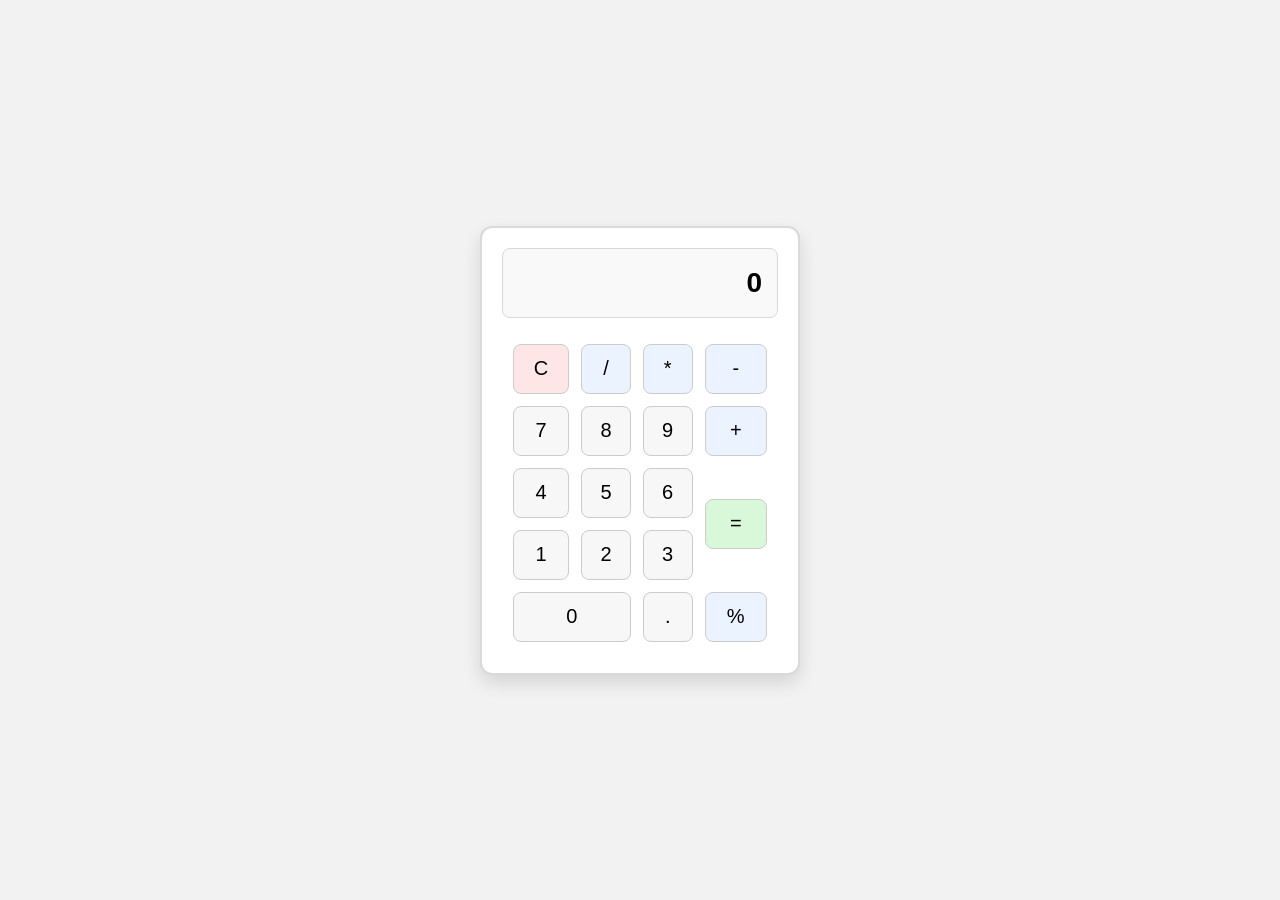
<file: LAB-1-Calculator/index.html>
<!DOCTYPE html>
<html lang="en">
<head>
  <meta charset="UTF-8" />
  <meta name="viewport" content="width=device-width, initial-scale=1.0" />
  <title>Basic HTML Structure</title>
  <style>
    * {
      box-sizing: border-box;
    }

    body {
      margin: 0;
      min-height: 100vh;
      display: flex;
      align-items: center;
      justify-content: center;
      font-family: Arial, sans-serif;
      background: #f2f2f2;
    }

    .calculator {
      width: 320px;
      background: #ffffff;
      border: 2px solid #d9d9d9;
      border-radius: 12px;
      padding: 20px;
      box-shadow: 0 8px 18px rgba(0, 0, 0, 0.12);
    }

    .display {
      width: 100%;
      height: 70px;
      background: #f9f9f9;
      border: 1px solid #d9d9d9;
      border-radius: 8px;
      margin-bottom: 15px;
      display: flex;
      align-items: center;
      justify-content: flex-end;
      padding: 0 15px;
      font-size: 28px;
      font-weight: bold;
      overflow: hidden;
    }

    table {
      width: 100%;
      border-spacing: 10px;
    }

    button {
      width: 100%;
      height: 50px;
      font-size: 20px;
      border: 1px solid #cccccc;
      border-radius: 8px;
      background: #f7f7f7;
      cursor: pointer;
    }

    button:hover {
      background: #ececec;
    }

    .operator {
      background: #eaf3ff;
    }

    .equal {
      background: #d9f7d9;
    }

    .clear {
      background: #ffe6e6;
    }
  </style>
</head>
<body>
  <div class="calculator">
    <div class="display" id="display">0</div>

    <table>
      <tr>
        <td><button class="clear" id="clearBtn">C</button></td>
        <td><button class="operator" data-value="/">/</button></td>
        <td><button class="operator" data-value="*">*</button></td>
        <td><button class="operator" data-value="-">-</button></td>
      </tr>
      <tr>
        <td><button class="number" data-value="7">7</button></td>
        <td><button class="number" data-value="8">8</button></td>
        <td><button class="number" data-value="9">9</button></td>
        <td><button class="operator" data-value="+">+</button></td>
      </tr>
      <tr>
        <td><button class="number" data-value="4">4</button></td>
        <td><button class="number" data-value="5">5</button></td>
        <td><button class="number" data-value="6">6</button></td>
        <td rowspan="2"><button class="equal" id="equalsBtn">=</button></td>
      </tr>
      <tr>
        <td><button class="number" data-value="1">1</button></td>
        <td><button class="number" data-value="2">2</button></td>
        <td><button class="number" data-value="3">3</button></td>
      </tr>
      <tr>
        <td colspan="2"><button class="number" data-value="0">0</button></td>
        <td><button class="number" data-value=".">.</button></td>
        <td><button class="operator" data-value="%">%</button></td>
      </tr>
    </table>
  </div>

</body>
</html>
</file>
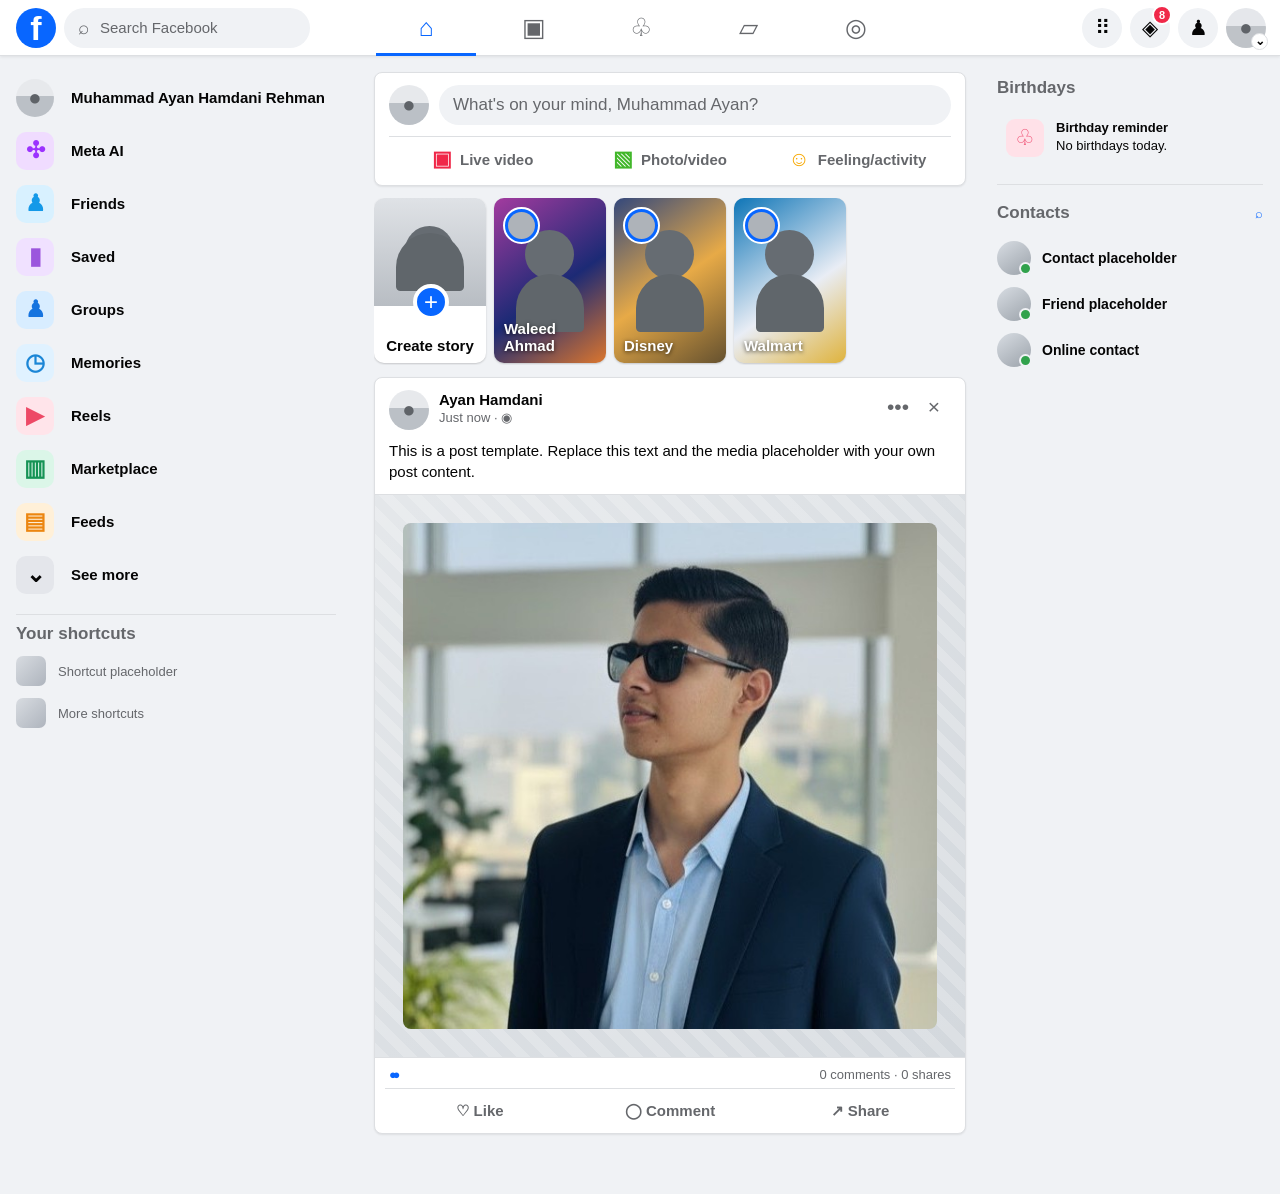
<file: LAB-2-Portfolio-Facebook/Facebook/facebook-home.html>
<!DOCTYPE html>
<html lang="en">
<head>
  <meta charset="UTF-8" />
  <meta name="viewport" content="width=device-width, initial-scale=1.0" />
  <meta name="description" content="Static Facebook home page UI mockup built with HTML and internal CSS." />
  <title>Facebook Home — Static UI Mockup</title>
  <style>
    :root {
      --fb-blue: #0866ff;
      --fb-blue-dark: #0755d8;
      --fb-bg: #f0f2f5;
      --fb-white: #ffffff;
      --fb-text: #050505;
      --fb-secondary: #65676b;
      --fb-muted: #8a8d91;
      --fb-border: #dddfe2;
      --fb-hover: #e4e6eb;
      --fb-green: #42b72a;
      --fb-red: #f02849;
      --fb-radius: 8px;
      --fb-circle: 50%;
      --header-height: 56px;
      --left-width: 360px;
      --content-width: 700px;
      --right-width: 300px;
    }

    * { box-sizing: border-box; }
    html { scroll-behavior: smooth; }
    body {
      margin: 0;
      color: var(--fb-text);
      background: var(--fb-bg);
      font-family: Arial, Helvetica, sans-serif;
      font-size: 15px;
    }
    button, input { font: inherit; }
    button { border: 0; cursor: pointer; }
    a { color: inherit; text-decoration: none; }
    img { display: block; max-width: 100%; }
    ::selection { color: var(--fb-white); background: var(--fb-blue); }

    /* ---------- Fixed Facebook-style top navigation ---------- */
    .topbar {
      position: fixed;
      z-index: 20;
      top: 0;
      right: 0;
      left: 0;
      display: grid;
      grid-template-columns: 360px minmax(420px, 1fr) 360px;
      align-items: center;
      height: var(--header-height);
      padding: 0 14px 0 16px;
      background: var(--fb-white);
      border-bottom: 1px solid var(--fb-border);
      box-shadow: 0 1px 3px rgba(0, 0, 0, 0.08);
    }

    .topbar-left, .topbar-right, .main-nav { display: flex; align-items: center; }
    .topbar-left { gap: 8px; }
    .facebook-logo {
      display: grid;
      width: 40px;
      height: 40px;
      place-items: center;
      color: var(--fb-white);
      background: var(--fb-blue);
      border-radius: var(--fb-circle);
      font-family: Arial, Helvetica, sans-serif;
      font-size: 34px;
      font-weight: 700;
      line-height: 1;
      overflow: hidden;
    }
    .search-box {
      display: flex;
      align-items: center;
      gap: 9px;
      width: 246px;
      height: 40px;
      padding: 0 14px;
      color: var(--fb-secondary);
      background: var(--fb-bg);
      border-radius: 22px;
    }
    .search-box span:first-child { color: var(--fb-secondary); font-size: 19px; }
    .search-box input {
      width: 100%;
      border: 0;
      outline: 0;
      color: var(--fb-text);
      background: transparent;
      font-size: 15px;
    }
    .search-box input::placeholder { color: var(--fb-secondary); }

    .main-nav { justify-content: center; align-self: stretch; gap: 7px; }
    .nav-item {
      position: relative;
      display: grid;
      width: 108px;
      height: 54px;
      place-items: center;
      color: var(--fb-secondary);
      font-size: 25px;
      transition: color 150ms ease, background 150ms ease;
    }
    .nav-item:hover { color: var(--fb-blue); background: var(--fb-bg); border-radius: 9px; }
    .nav-item.active { color: var(--fb-blue); }
    .nav-item.active::after {
      position: absolute;
      right: 0;
      bottom: -1px;
      left: 0;
      height: 3px;
      background: var(--fb-blue);
      content: "";
    }
    .nav-icon { line-height: 1; }

    .topbar-right { justify-content: flex-end; gap: 8px; }
    .round-action {
      position: relative;
      display: grid;
      width: 40px;
      height: 40px;
      place-items: center;
      color: var(--fb-text);
      background: var(--fb-bg);
      border-radius: var(--fb-circle);
      font-size: 21px;
      transition: background 150ms ease, transform 150ms ease;
    }
    .round-action:hover { background: var(--fb-hover); transform: translateY(-1px); }
    .notification-badge {
      position: absolute;
      top: -3px;
      right: -2px;
      display: grid;
      width: 20px;
      height: 20px;
      place-items: center;
      color: var(--fb-white);
      background: var(--fb-red);
      border: 2px solid var(--fb-white);
      border-radius: var(--fb-circle);
      font-size: 11px;
      font-weight: 700;
    }
    .user-avatar {
      position: relative;
      display: grid;
      width: 40px;
      height: 40px;
      place-items: center;
      color: #5f6368;
      background: linear-gradient(#e5e7eb 0 45%, #bfc3c8 45% 100%);
      border-radius: var(--fb-circle);
      overflow: visible;
      font-size: 22px;
    }
    .user-avatar::after {
      position: absolute;
      right: -2px;
      bottom: -2px;
      display: grid;
      width: 15px;
      height: 15px;
      place-items: center;
      color: var(--fb-text);
      background: var(--fb-white);
      border: 1px solid var(--fb-border);
      border-radius: var(--fb-circle);
      content: "⌄";
      font-size: 12px;
      font-weight: 700;
    }

    /* ---------- Three-column home layout ---------- */
    .page-grid {
      display: grid;
      grid-template-columns: var(--left-width) minmax(560px, 1fr) var(--right-width);
      gap: 0;
      min-height: 100vh;
      padding-top: var(--header-height);
    }

    .left-sidebar {
      position: sticky;
      top: var(--header-height);
      align-self: start;
      height: calc(100vh - var(--header-height));
      padding: 16px 12px 22px 16px;
      overflow-y: auto;
      scrollbar-width: thin;
    }
    .sidebar-menu { display: grid; gap: 2px; }
    .sidebar-link {
      display: flex;
      align-items: center;
      gap: 17px;
      min-height: 51px;
      padding: 6px 12px 6px 0;
      border-radius: 9px;
      font-weight: 600;
      transition: background 150ms ease;
    }
    .sidebar-link:hover { background: var(--fb-hover); }
    .sidebar-label { overflow: hidden; text-overflow: ellipsis; white-space: nowrap; }
    .sidebar-avatar {
      display: grid;
      flex: 0 0 38px;
      width: 38px;
      height: 38px;
      place-items: center;
      color: #5f6368;
      background: linear-gradient(#e7e9ec 0 45%, #bbc0c6 45% 100%);
      border-radius: var(--fb-circle);
      font-size: 22px;
    }
    .menu-icon {
      display: grid;
      flex: 0 0 38px;
      width: 38px;
      height: 38px;
      place-items: center;
      border-radius: 10px;
      font-size: 23px;
    }
    .icon-ai { color: #9c32ff; background: #f0dcff; }
    .icon-friends { color: #1499e8; background: #d8f1ff; }
    .icon-saved { color: #9b56dd; background: #f0e1ff; }
    .icon-groups { color: #1674df; background: #d8edff; }
    .icon-memories { color: #1b86d6; background: #e0f2ff; }
    .icon-reels { color: #ed4966; background: #ffe4ea; }
    .icon-market { color: #159355; background: #dbf6e8; }
    .icon-feeds { color: #ec8610; background: #fff0d8; }
    .icon-more { color: var(--fb-text); background: #e4e6eb; }
    .sidebar-separator { height: 1px; margin: 14px 12px 9px 0; background: var(--fb-border); }
    .sidebar-heading { padding: 0 12px 6px 0; color: var(--fb-secondary); font-size: 17px; font-weight: 700; }
    .shortcut-placeholder {
      display: flex;
      align-items: center;
      gap: 12px;
      min-height: 42px;
      color: var(--fb-secondary);
      font-size: 13px;
    }
    .shortcut-dot { width: 30px; height: 30px; background: linear-gradient(135deg, #d8dce1, #aeb4bd); border-radius: 7px; }

    .feed-column {
      width: min(100%, var(--content-width));
      justify-self: center;
      padding: 16px 14px 60px;
    }

    /* ---------- Composer ---------- */
    .composer {
      padding: 12px 14px 9px;
      background: var(--fb-white);
      border: 1px solid var(--fb-border);
      border-radius: var(--fb-radius);
      box-shadow: 0 1px 2px rgba(0, 0, 0, 0.08);
    }
    .composer-top { display: flex; align-items: center; gap: 10px; padding-bottom: 11px; }
    .composer-avatar, .post-avatar {
      display: grid;
      flex: 0 0 40px;
      width: 40px;
      height: 40px;
      place-items: center;
      color: #5f6368;
      background: linear-gradient(#e7e9ec 0 45%, #bbc0c6 45% 100%);
      border-radius: var(--fb-circle);
      font-size: 22px;
    }
    .composer-prompt {
      display: flex;
      align-items: center;
      flex: 1;
      height: 40px;
      padding: 0 14px;
      color: var(--fb-secondary);
      background: var(--fb-bg);
      border-radius: 21px;
      font-size: 17px;
    }
    .composer-actions { display: grid; grid-template-columns: repeat(3, 1fr); border-top: 1px solid var(--fb-border); padding-top: 5px; }
    .composer-action {
      display: flex;
      align-items: center;
      justify-content: center;
      gap: 8px;
      min-height: 34px;
      color: var(--fb-secondary);
      background: transparent;
      border-radius: 7px;
      font-weight: 600;
    }
    .composer-action:hover { background: var(--fb-hover); }
    .composer-action span:first-child { font-size: 21px; }
    .live { color: var(--fb-red); }
    .photo { color: var(--fb-green); }
    .feeling { color: #f7a800; }

    /* ---------- Stories ---------- */
    .stories-card { margin-top: 12px; overflow: hidden; background: transparent; }
    .stories-row { display: flex; gap: 8px; overflow-x: auto; padding: 0 0 2px; scrollbar-width: none; }
    .stories-row::-webkit-scrollbar { display: none; }
    .story {
      position: relative;
      flex: 0 0 112px;
      height: 165px;
      overflow: hidden;
      background: #d9dde2;
      border-radius: 10px;
      box-shadow: 0 1px 2px rgba(0,0,0,.18);
      transition: transform 150ms ease;
    }
    .story:hover { transform: translateY(-2px); }
    .story-placeholder { position: absolute; inset: 0; background: linear-gradient(145deg, #e2e5e9, #9ea5ad); }
    .story-placeholder::before {
      position: absolute;
      top: 32px;
      left: 31px;
      width: 49px;
      height: 49px;
      background: #666c72;
      border-radius: var(--fb-circle);
      content: "";
    }
    .story-placeholder::after {
      position: absolute;
      right: 22px;
      bottom: 31px;
      left: 22px;
      height: 58px;
      background: #60666b;
      border-radius: 38px 38px 5px 5px;
      content: "";
    }
    .story.has-color .story-placeholder { background: linear-gradient(145deg, #a33b9f, #1c2a75 55%, #db762e); }
    .story.disney .story-placeholder { background: linear-gradient(145deg, #33487c, #e7aa47 52%, #65512f); }
    .story.walmart .story-placeholder { background: linear-gradient(145deg, #0e75b7, #e9edf5 58%, #dfb33d); }
    .story-user-ring {
      position: absolute;
      z-index: 2;
      top: 9px;
      left: 9px;
      width: 37px;
      height: 37px;
      padding: 3px;
      background: var(--fb-blue);
      border: 2px solid var(--fb-white);
      border-radius: var(--fb-circle);
    }
    .story-user-ring::after { display: block; width: 100%; height: 100%; background: #aeb3b9; border-radius: var(--fb-circle); content: ""; }
    .story-name {
      position: absolute;
      right: 10px;
      bottom: 9px;
      left: 10px;
      z-index: 2;
      color: var(--fb-white);
      font-weight: 700;
      text-shadow: 0 1px 4px rgba(0,0,0,.7);
    }
    .create-story { background: var(--fb-white); }
    .create-story .story-placeholder { height: 108px; background: linear-gradient(#dfe2e6, #b8bdc3); }
    .create-story .story-placeholder::before { top: 28px; }
    .create-story .story-placeholder::after { bottom: 15px; }
    .create-story .story-name { color: var(--fb-text); text-align: center; text-shadow: none; }
    .plus-button {
      position: absolute;
      z-index: 3;
      top: 86px;
      left: 39px;
      display: grid;
      width: 36px;
      height: 36px;
      place-items: center;
      color: var(--fb-white);
      background: var(--fb-blue);
      border: 4px solid var(--fb-white);
      border-radius: var(--fb-circle);
      font-size: 24px;
      line-height: 1;
    }

    /* ---------- One-template post ---------- */
    .post {
      margin-top: 12px;
      overflow: hidden;
      background: var(--fb-white);
      border: 1px solid var(--fb-border);
      border-radius: var(--fb-radius);
      box-shadow: 0 1px 2px rgba(0, 0, 0, 0.08);
    }
    .post-header { display: flex; align-items: flex-start; gap: 10px; padding: 12px 14px 10px; }
    .post-heading { flex: 1; min-width: 0; }
    .post-author { margin: 1px 0 2px; font-weight: 700; }
    .post-meta { color: var(--fb-secondary); font-size: 13px; }
    .post-menu { display: flex; gap: 2px; }
    .post-menu button { width: 34px; height: 34px; color: var(--fb-secondary); background: transparent; border-radius: var(--fb-circle); font-size: 21px; }
    .post-menu button:hover { background: var(--fb-hover); }
    .post-copy { padding: 0 14px 12px; line-height: 1.4; }
    .post-media {
      display: grid;
      min-height: 360px;
      place-items: center;
      color: #6c737b;
      background:
        linear-gradient(135deg, rgba(255,255,255,.4), transparent),
        repeating-linear-gradient(45deg, #dce0e4 0 10px, #d3d8dd 10px 20px);
      border-top: 1px solid var(--fb-border);
      border-bottom: 1px solid var(--fb-border);
      font-weight: 700;
      letter-spacing: .02em;
    }
    .media-placeholder { display: grid; gap: 8px; place-items: center; padding: 28px; text-align: center; }
    .media-placeholder-icon { display: grid; width: 64px; height: 64px; place-items: center; color: #71777e; border: 2px dashed #8c939a; border-radius: 12px; font-size: 29px; }
    .post-stats { display: flex; justify-content: space-between; padding: 9px 14px 6px; color: var(--fb-secondary); font-size: 13px; }
    .reaction-icons { color: var(--fb-blue); letter-spacing: -4px; }
    .post-actions { display: grid; grid-template-columns: repeat(3, 1fr); margin: 0 10px; padding: 4px 0; border-top: 1px solid var(--fb-border); }
    .post-action { min-height: 36px; color: var(--fb-secondary); background: transparent; border-radius: 7px; font-weight: 600; }
    .post-action:hover { background: var(--fb-hover); }

    /* ---------- Right column ---------- */
    .right-sidebar {
      position: sticky;
      top: var(--header-height);
      align-self: start;
      height: calc(100vh - var(--header-height));
      padding: 22px 17px;
      overflow-y: auto;
    }
    .right-heading { display: flex; justify-content: space-between; align-items: center; margin-bottom: 12px; color: var(--fb-secondary); font-size: 17px; font-weight: 700; }
    .right-heading a { color: var(--fb-blue); font-size: 13px; font-weight: 400; }
    .birthday-card { display: flex; gap: 12px; padding: 9px; border-radius: 8px; }
    .birthday-card:hover { background: var(--fb-hover); }
    .gift-icon { display: grid; flex: 0 0 38px; width: 38px; height: 38px; place-items: center; color: #ef4e72; background: #ffe1e8; border-radius: 9px; font-size: 22px; }
    .birthday-text { font-size: 13px; line-height: 1.35; }
    .right-divider { height: 1px; margin: 18px 0; background: var(--fb-border); }
    .contact-row { display: flex; align-items: center; gap: 11px; padding: 6px 0; font-size: 14px; font-weight: 600; }
    .contact-avatar { position: relative; width: 34px; height: 34px; background: linear-gradient(145deg, #d8dde3, #9ba2aa); border-radius: var(--fb-circle); }
    .contact-avatar::after { position: absolute; right: -1px; bottom: 0; width: 9px; height: 9px; background: #31a24c; border: 2px solid var(--fb-bg); border-radius: var(--fb-circle); content: ""; }

    @media (max-width: 1250px) {
      :root { --left-width: 280px; --right-width: 250px; }
      .topbar { grid-template-columns: 280px minmax(420px, 1fr) 250px; }
      .search-box { width: 220px; }
      .nav-item { width: 84px; }
    }
    @media (max-width: 1000px) {
      :root { --left-width: 250px; --right-width: 0px; }
      .topbar { grid-template-columns: 250px 1fr 220px; }
      .right-sidebar { display: none; }
      .feed-column { width: min(100%, 700px); }
    }
    @media (max-width: 720px) {
      :root { --left-width: 0px; }
      .topbar { grid-template-columns: 45px 1fr auto; padding: 0 8px; }
      .facebook-logo { width: 36px; height: 36px; font-size: 30px; }
      .search-box { width: 42px; padding: 0 11px; }
      .search-box input { display: none; }
      .topbar-right { gap: 4px; }
      .topbar-right .round-action:nth-child(1), .topbar-right .round-action:nth-child(2) { display: none; }
      .round-action, .user-avatar { width: 36px; height: 36px; }
      .main-nav { position: absolute; top: 56px; right: 0; left: 0; justify-content: space-around; height: 48px; background: var(--fb-white); border-bottom: 1px solid var(--fb-border); }
      .nav-item { width: auto; flex: 1; height: 48px; }
      .page-grid { display: block; padding-top: 104px; }
      .left-sidebar { display: none; }
      .feed-column { width: 100%; padding: 10px 8px 40px; }
      .story { flex-basis: 105px; height: 155px; }
      .composer-action { font-size: 12px; }
      .post-media { min-height: 290px; }
    }
    @media (prefers-reduced-motion: reduce) {
      html { scroll-behavior: auto; }
      *, *::before, *::after { transition-duration: .01ms !important; }
    }
  </style>
</head>
<body>
  <header class="topbar" aria-label="Facebook top navigation">
    <div class="topbar-left">
      <a class="facebook-logo" href="#home" aria-label="Facebook home">f</a>
      <label class="search-box" aria-label="Search Facebook">
        <span aria-hidden="true">⌕</span>
        <input type="search" placeholder="Search Facebook" />
      </label>
    </div>

    <nav class="main-nav" aria-label="Primary navigation">
      <a class="nav-item active" href="#home" aria-label="Home"><span class="nav-icon">⌂</span></a>
      <a class="nav-item" href="#videos" aria-label="Videos"><span class="nav-icon">▣</span></a>
      <a class="nav-item" href="#friends" aria-label="Friends"><span class="nav-icon">♧</span></a>
      <a class="nav-item" href="#marketplace" aria-label="Marketplace"><span class="nav-icon">▱</span></a>
      <a class="nav-item" href="#groups" aria-label="Groups"><span class="nav-icon">◎</span></a>
    </nav>

    <div class="topbar-right">
      <a class="round-action" href="#menu" aria-label="Menu">⠿</a>
      <a class="round-action" href="#messenger" aria-label="Messenger">◈<span class="notification-badge">8</span></a>
      <a class="round-action" href="#notifications" aria-label="Notifications">♟</a>
      <a class="user-avatar" href="#profile" aria-label="Profile">●</a>
    </div>
  </header>

  <div class="page-grid" id="home">
    <aside class="left-sidebar" aria-label="Facebook sidebar navigation">
      <nav class="sidebar-menu">
        <a class="sidebar-link" href="#profile"><span class="sidebar-avatar">●</span><span class="sidebar-label">Muhammad Ayan Hamdani Rehman</span></a>
        <a class="sidebar-link" href="#meta-ai"><span class="menu-icon icon-ai">✣</span><span class="sidebar-label">Meta AI</span></a>
        <a class="sidebar-link" href="#friends"><span class="menu-icon icon-friends">♟</span><span class="sidebar-label">Friends</span></a>
        <a class="sidebar-link" href="#saved"><span class="menu-icon icon-saved">▮</span><span class="sidebar-label">Saved</span></a>
        <a class="sidebar-link" href="#groups"><span class="menu-icon icon-groups">♟</span><span class="sidebar-label">Groups</span></a>
        <a class="sidebar-link" href="#memories"><span class="menu-icon icon-memories">◷</span><span class="sidebar-label">Memories</span></a>
        <a class="sidebar-link" href="#reels"><span class="menu-icon icon-reels">▶</span><span class="sidebar-label">Reels</span></a>
        <a class="sidebar-link" href="#marketplace"><span class="menu-icon icon-market">▥</span><span class="sidebar-label">Marketplace</span></a>
        <a class="sidebar-link" href="#feeds"><span class="menu-icon icon-feeds">▤</span><span class="sidebar-label">Feeds</span></a>
        <a class="sidebar-link" href="#more"><span class="menu-icon icon-more">⌄</span><span class="sidebar-label">See more</span></a>
      </nav>
      <div class="sidebar-separator"></div>
      <div class="sidebar-heading">Your shortcuts</div>
      <div class="shortcut-placeholder"><span class="shortcut-dot"></span><span>Shortcut placeholder</span></div>
      <div class="shortcut-placeholder"><span class="shortcut-dot"></span><span>More shortcuts</span></div>
    </aside>

    <main class="feed-column" aria-label="Facebook news feed">
      <section class="composer" aria-label="Create a post">
        <div class="composer-top">
          <span class="composer-avatar" aria-hidden="true">●</span>
          <div class="composer-prompt">What's on your mind, Muhammad Ayan?</div>
        </div>
        <div class="composer-actions">
          <button class="composer-action" type="button"><span class="live">▣</span><span>Live video</span></button>
          <button class="composer-action" type="button"><span class="photo">▧</span><span>Photo/video</span></button>
          <button class="composer-action" type="button"><span class="feeling">☺</span><span>Feeling/activity</span></button>
        </div>
      </section>

      <section class="stories-card" aria-label="Stories">
        <div class="stories-row">
          <article class="story create-story">
            <div class="story-placeholder" aria-label="Profile image placeholder"></div>
            <button class="plus-button" type="button" aria-label="Create story">+</button>
            <div class="story-name">Create story</div>
          </article>
          <article class="story has-color">
            <div class="story-placeholder" aria-label="Story image placeholder"></div>
            <span class="story-user-ring" aria-hidden="true"></span>
            <div class="story-name">Waleed<br />Ahmad</div>
          </article>
          <article class="story disney">
            <div class="story-placeholder" aria-label="Story image placeholder"></div>
            <span class="story-user-ring" aria-hidden="true"></span>
            <div class="story-name">Disney</div>
          </article>
          <article class="story walmart">
            <div class="story-placeholder" aria-label="Story image placeholder"></div>
            <span class="story-user-ring" aria-hidden="true"></span>
            <div class="story-name">Walmart</div>
          </article>
        </div>
      </section>

      <article class="post" aria-label="Post template">
        <header class="post-header">
          <div class="post-avatar" aria-label="Post author image placeholder">●</div>
          <div class="post-heading">
            <div class="post-author">Ayan Hamdani</div>
            <div class="post-meta">Just now · <span aria-label="Public post">◉</span></div>
          </div>
          <div class="post-menu">
            <button type="button" aria-label="More post options">•••</button>
            <button type="button" aria-label="Close post">×</button>
          </div>
        </header>
        <div class="post-copy">This is a post template. Replace this text and the media placeholder with your own post content.</div>
        <div class="post-media" aria-label="Post image placeholder">
          <div class="media-placeholder">
            <img src="ayan.jpeg" alt="Ayan Hamdani" style="max-width: 100%; height: auto; border-radius: 8px;">
          </div>
        </div>
        <div class="post-stats">
          <span class="reaction-icons">● ●</span><span>0 comments · 0 shares</span>
        </div>
        <div class="post-actions">
          <button class="post-action" type="button">♡ Like</button>
          <button class="post-action" type="button">◯ Comment</button>
          <button class="post-action" type="button">↗ Share</button>
        </div>
      </article>
    </main>

    <aside class="right-sidebar" aria-label="Facebook right sidebar">
      <div class="right-heading"><span>Birthdays</span></div>
      <div class="birthday-card">
        <div class="gift-icon">♧</div>
        <div class="birthday-text"><strong>Birthday reminder</strong><br />No birthdays today.</div>
      </div>
      <div class="right-divider"></div>
      <div class="right-heading"><span>Contacts</span><a href="#search-contacts">⌕</a></div>
      <div class="contact-row"><span class="contact-avatar"></span><span>Contact placeholder</span></div>
      <div class="contact-row"><span class="contact-avatar"></span><span>Friend placeholder</span></div>
      <div class="contact-row"><span class="contact-avatar"></span><span>Online contact</span></div>
    </aside>
  </div>
</body>
</html>
</file>
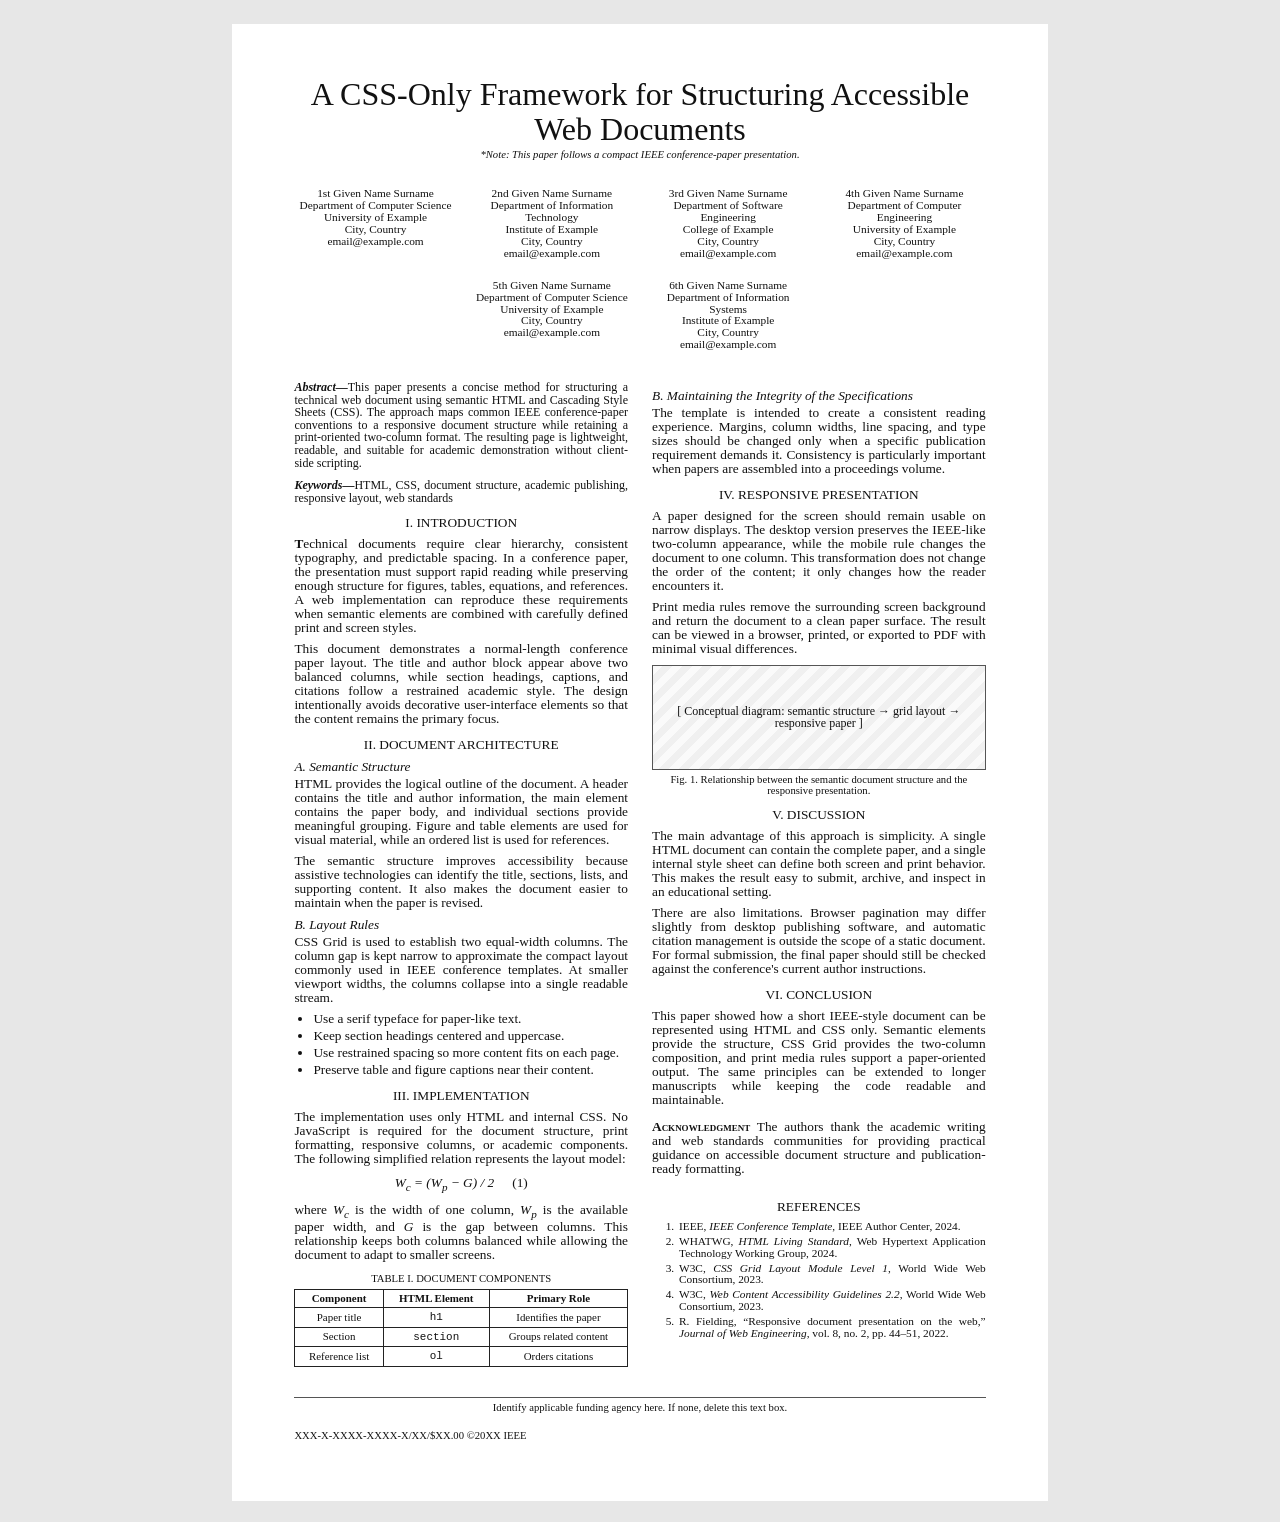
<file: LAB-2-Portfolio-Facebook/IEEE-Template/IEEE-Paper.html>
<!DOCTYPE html>
<html lang="en">
<head>
  <meta charset="UTF-8">
  <meta name="viewport" content="width=device-width, initial-scale=1.0">
  <meta name="description" content="IEEE conference-style technical paper formatted with HTML and CSS only.">
  <title>IEEE Conference Paper</title>
  <style>
    @page {
      size: Letter;
      margin: 0.55in 0.65in 0.55in 0.65in;
    }

    :root {
      --paper-width: 8.5in;
      --ink: #111;
      --rule: #222;
    }

    * { box-sizing: border-box; }

    html { background: #e7e7e7; }

    body {
      width: min(100%, var(--paper-width));
      min-height: 11in;
      margin: 24px auto;
      padding: 0.55in 0.65in;
      color: var(--ink);
      background: #fff;
      font-family: "Times New Roman", Times, serif;
      font-size: 10pt;
      line-height: 1.05;
      text-align: justify;
    }

    h1, h2, h3, p { margin-top: 0; }

    .paper-title {
      margin: 0 0 2px;
      font-size: 24pt;
      line-height: 1.1;
      font-weight: 400;
      text-align: center;
    }

    .subtitle-note {
      margin: 0 0 28px;
      font-size: 8pt;
      text-align: center;
    }

    .authors {
      display: grid;
      grid-template-columns: repeat(4, 1fr);
      gap: 20px 14px;
      margin: 0 auto 30px;
      text-align: center;
      font-size: 8.5pt;
      line-height: 1.05;
    }

    .author:nth-child(5) { grid-column: 2; }
    .author:nth-child(6) { grid-column: 3; }
    .author strong { display: block; font-weight: 400; }
    .author em { font-style: normal; }

    .paper-grid {
      display: grid;
      grid-template-columns: repeat(2, minmax(0, 1fr));
      gap: 0.25in;
      align-items: start;
    }

    .column { min-width: 0; }

    .abstract,
    .keywords {
      margin: 0 0 10px;
      font-size: 9pt;
      line-height: 1.05;
    }

    .abstract b,
    .keywords b { font-style: italic; }

    .section-heading {
      margin: 12px 0 7px;
      font-size: 10pt;
      line-height: 1.05;
      font-weight: 400;
      text-align: center;
      text-transform: uppercase;
    }

    .subheading {
      margin: 8px 0 3px;
      font-size: 10pt;
      line-height: 1.05;
      font-weight: 400;
      font-style: italic;
      text-align: left;
    }

    p { margin-bottom: 7px; }

    .dropcap:first-letter { font-weight: 700; }

    ul, ol {
      margin: 3px 0 8px 19px;
      padding: 0;
    }

    li { margin-bottom: 3px; }

    .equation {
      display: flex;
      justify-content: center;
      gap: 18px;
      margin: 10px 0;
      font-style: italic;
    }

    .equation-number { font-style: normal; }

    .table-wrap {
      margin: 11px 0 12px;
      text-align: center;
      break-inside: avoid;
    }

    table {
      width: 100%;
      border-collapse: collapse;
      font-size: 8.2pt;
      text-align: center;
    }

    caption {
      caption-side: top;
      margin-bottom: 4px;
      font-size: 8pt;
      font-variant: small-caps;
      text-align: center;
    }

    th, td {
      padding: 3px 4px;
      border: 1px solid var(--rule);
    }

    th { font-weight: 700; }

    .figure-placeholder {
      display: grid;
      place-items: center;
      min-height: 105px;
      margin: 9px 0 4px;
      border: 1px solid #555;
      background: repeating-linear-gradient(135deg, #fafafa, #fafafa 7px, #f0f0f0 7px, #f0f0f0 14px);
      font-size: 9pt;
      text-align: center;
    }

    .figure-caption {
      margin-bottom: 10px;
      font-size: 8pt;
      text-align: center;
    }

    .references {
      margin-top: 10px;
      padding-top: 2px;
    }

    .references ol {
      margin-left: 25px;
      padding-left: 0;
      font-size: 8.5pt;
      line-height: 1.05;
    }

    .references li { padding-left: 2px; }

    .acknowledgment { margin-top: 13px; }
    .acknowledgment strong { font-variant: small-caps; }

    .funding-note {
      margin-top: 18px;
      padding-top: 4px;
      border-top: 1px solid #555;
      font-size: 8pt;
      text-align: center;
    }

    .copyright {
      margin-top: 17px;
      font-size: 8pt;
      text-align: left;
    }

    @media print {
      html { background: #fff; }
      body { width: auto; min-height: auto; margin: 0; padding: 0; }
    }

    @media (max-width: 760px) {
      body {
        width: 100%;
        min-height: auto;
        margin: 0;
        padding: 28px 20px;
        font-size: 10pt;
      }
      .paper-title { font-size: 20pt; }
      .authors { grid-template-columns: repeat(2, 1fr); gap: 18px 10px; }
      .author:nth-child(5), .author:nth-child(6) { grid-column: auto; }
      .paper-grid { grid-template-columns: 1fr; gap: 0; }
      .column + .column { margin-top: 14px; }
    }
  </style>
</head>
<body>
  <header>
    <h1 class="paper-title">A CSS-Only Framework for Structuring Accessible Web Documents</h1>
    <p class="subtitle-note"><em>*Note: This paper follows a compact IEEE conference-paper presentation.</em></p>

    <section class="authors" aria-label="Authors">
      <div class="author"><strong>1st Given Name Surname</strong><em>Department of Computer Science</em><br>University of Example<br>City, Country<br>email@example.com</div>
      <div class="author"><strong>2nd Given Name Surname</strong><em>Department of Information Technology</em><br>Institute of Example<br>City, Country<br>email@example.com</div>
      <div class="author"><strong>3rd Given Name Surname</strong><em>Department of Software Engineering</em><br>College of Example<br>City, Country<br>email@example.com</div>
      <div class="author"><strong>4th Given Name Surname</strong><em>Department of Computer Engineering</em><br>University of Example<br>City, Country<br>email@example.com</div>
      <div class="author"><strong>5th Given Name Surname</strong><em>Department of Computer Science</em><br>University of Example<br>City, Country<br>email@example.com</div>
      <div class="author"><strong>6th Given Name Surname</strong><em>Department of Information Systems</em><br>Institute of Example<br>City, Country<br>email@example.com</div>
    </section>
  </header>

  <main class="paper-grid">
    <div class="column">
      <p class="abstract"><b>Abstract—</b>This paper presents a concise method for structuring a technical web document using semantic HTML and Cascading Style Sheets (CSS). The approach maps common IEEE conference-paper conventions to a responsive document structure while retaining a print-oriented two-column format. The resulting page is lightweight, readable, and suitable for academic demonstration without client-side scripting.</p>
      <p class="keywords"><b>Keywords—</b>HTML, CSS, document structure, academic publishing, responsive layout, web standards</p>

      <h2 class="section-heading">I. INTRODUCTION</h2>
      <p class="dropcap">Technical documents require clear hierarchy, consistent typography, and predictable spacing. In a conference paper, the presentation must support rapid reading while preserving enough structure for figures, tables, equations, and references. A web implementation can reproduce these requirements when semantic elements are combined with carefully defined print and screen styles.</p>
      <p>This document demonstrates a normal-length conference paper layout. The title and author block appear above two balanced columns, while section headings, captions, and citations follow a restrained academic style. The design intentionally avoids decorative user-interface elements so that the content remains the primary focus.</p>

      <h2 class="section-heading">II. DOCUMENT ARCHITECTURE</h2>
      <h3 class="subheading">A. Semantic Structure</h3>
      <p>HTML provides the logical outline of the document. A header contains the title and author information, the main element contains the paper body, and individual sections provide meaningful grouping. Figure and table elements are used for visual material, while an ordered list is used for references.</p>
      <p>The semantic structure improves accessibility because assistive technologies can identify the title, sections, lists, and supporting content. It also makes the document easier to maintain when the paper is revised.</p>

      <h3 class="subheading">B. Layout Rules</h3>
      <p>CSS Grid is used to establish two equal-width columns. The column gap is kept narrow to approximate the compact layout commonly used in IEEE conference templates. At smaller viewport widths, the columns collapse into a single readable stream.</p>
      <ul>
        <li>Use a serif typeface for paper-like text.</li>
        <li>Keep section headings centered and uppercase.</li>
        <li>Use restrained spacing so more content fits on each page.</li>
        <li>Preserve table and figure captions near their content.</li>
      </ul>

      <h2 class="section-heading">III. IMPLEMENTATION</h2>
      <p>The implementation uses only HTML and internal CSS. No JavaScript is required for the document structure, print formatting, responsive columns, or academic components. The following simplified relation represents the layout model:</p>
      <div class="equation"><span>W<sub>c</sub> = (W<sub>p</sub> − G) / 2</span><span class="equation-number">(1)</span></div>
      <p>where <i>W<sub>c</sub></i> is the width of one column, <i>W<sub>p</sub></i> is the available paper width, and <i>G</i> is the gap between columns. This relationship keeps both columns balanced while allowing the document to adapt to smaller screens.</p>

      <div class="table-wrap">
        <table>
          <caption>TABLE I. DOCUMENT COMPONENTS</caption>
          <thead><tr><th>Component</th><th>HTML Element</th><th>Primary Role</th></tr></thead>
          <tbody><tr><td>Paper title</td><td><code>h1</code></td><td>Identifies the paper</td></tr><tr><td>Section</td><td><code>section</code></td><td>Groups related content</td></tr><tr><td>Reference list</td><td><code>ol</code></td><td>Orders citations</td></tr></tbody>
        </table>
      </div>
    </div>

    <div class="column">
      <h3 class="subheading">B. Maintaining the Integrity of the Specifications</h3>
      <p>The template is intended to create a consistent reading experience. Margins, column widths, line spacing, and type sizes should be changed only when a specific publication requirement demands it. Consistency is particularly important when papers are assembled into a proceedings volume.</p>

      <h2 class="section-heading">IV. RESPONSIVE PRESENTATION</h2>
      <p>A paper designed for the screen should remain usable on narrow displays. The desktop version preserves the IEEE-like two-column appearance, while the mobile rule changes the document to one column. This transformation does not change the order of the content; it only changes how the reader encounters it.</p>
      <p>Print media rules remove the surrounding screen background and return the document to a clean paper surface. The result can be viewed in a browser, printed, or exported to PDF with minimal visual differences.</p>

      <div class="figure-placeholder">[ Conceptual diagram: semantic structure → grid layout → responsive paper ]</div>
      <p class="figure-caption">Fig. 1. Relationship between the semantic document structure and the responsive presentation.</p>

      <h2 class="section-heading">V. DISCUSSION</h2>
      <p>The main advantage of this approach is simplicity. A single HTML document can contain the complete paper, and a single internal style sheet can define both screen and print behavior. This makes the result easy to submit, archive, and inspect in an educational setting.</p>
      <p>There are also limitations. Browser pagination may differ slightly from desktop publishing software, and automatic citation management is outside the scope of a static document. For formal submission, the final paper should still be checked against the conference's current author instructions.</p>

      <h2 class="section-heading">VI. CONCLUSION</h2>
      <p>This paper showed how a short IEEE-style document can be represented using HTML and CSS only. Semantic elements provide the structure, CSS Grid provides the two-column composition, and print media rules support a paper-oriented output. The same principles can be extended to longer manuscripts while keeping the code readable and maintainable.</p>

      <p class="acknowledgment"><strong>Acknowledgment</strong> The authors thank the academic writing and web standards communities for providing practical guidance on accessible document structure and publication-ready formatting.</p>

      <section class="references" aria-label="References">
        <h2 class="section-heading">REFERENCES</h2>
        <ol>
          <li>IEEE, <i>IEEE Conference Template</i>, IEEE Author Center, 2024.</li>
          <li>WHATWG, <i>HTML Living Standard</i>, Web Hypertext Application Technology Working Group, 2024.</li>
          <li>W3C, <i>CSS Grid Layout Module Level 1</i>, World Wide Web Consortium, 2023.</li>
          <li>W3C, <i>Web Content Accessibility Guidelines 2.2</i>, World Wide Web Consortium, 2023.</li>
          <li>R. Fielding, “Responsive document presentation on the web,” <i>Journal of Web Engineering</i>, vol. 8, no. 2, pp. 44–51, 2022.</li>
        </ol>
      </section>
    </div>
  </main>

  <p class="funding-note">Identify applicable funding agency here. If none, delete this text box.</p>
  <p class="copyright">XXX-X-XXXX-XXXX-X/XX/$XX.00 ©20XX IEEE</p>
</body>
</html>
</file>
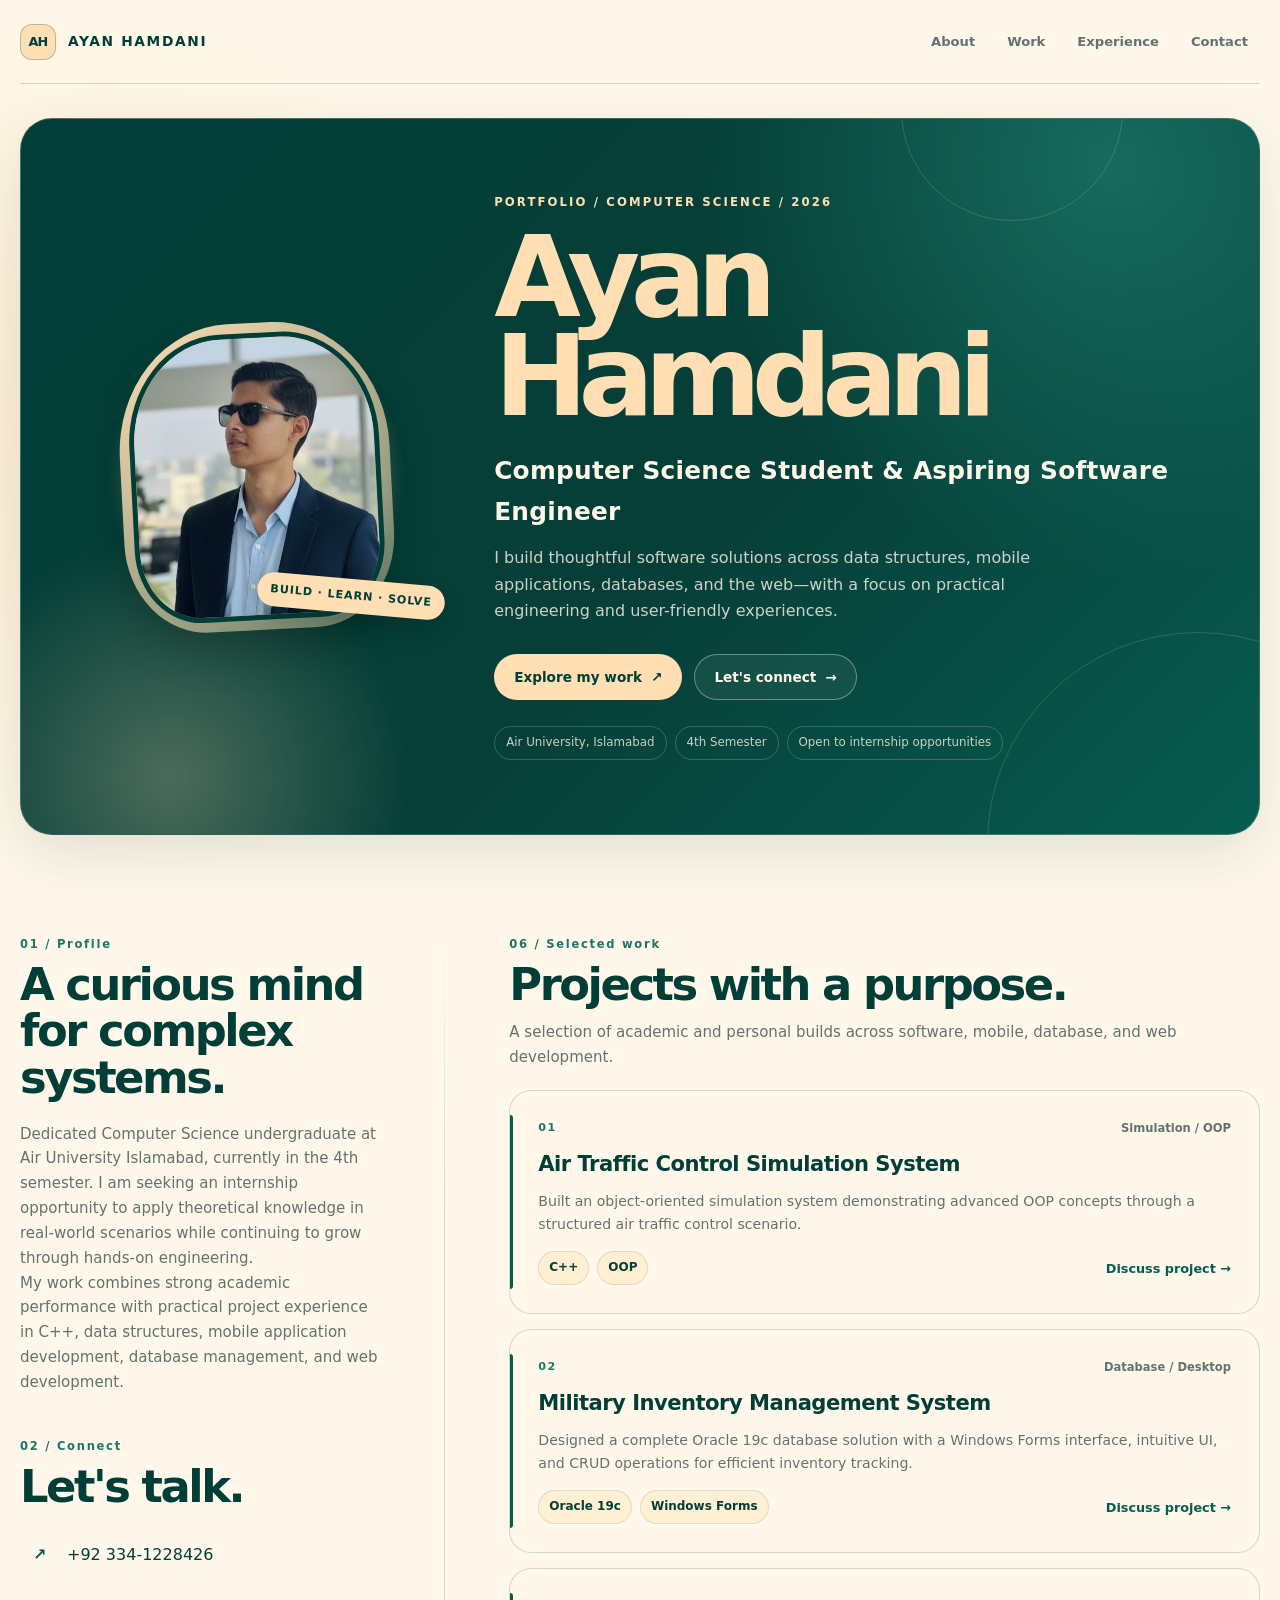
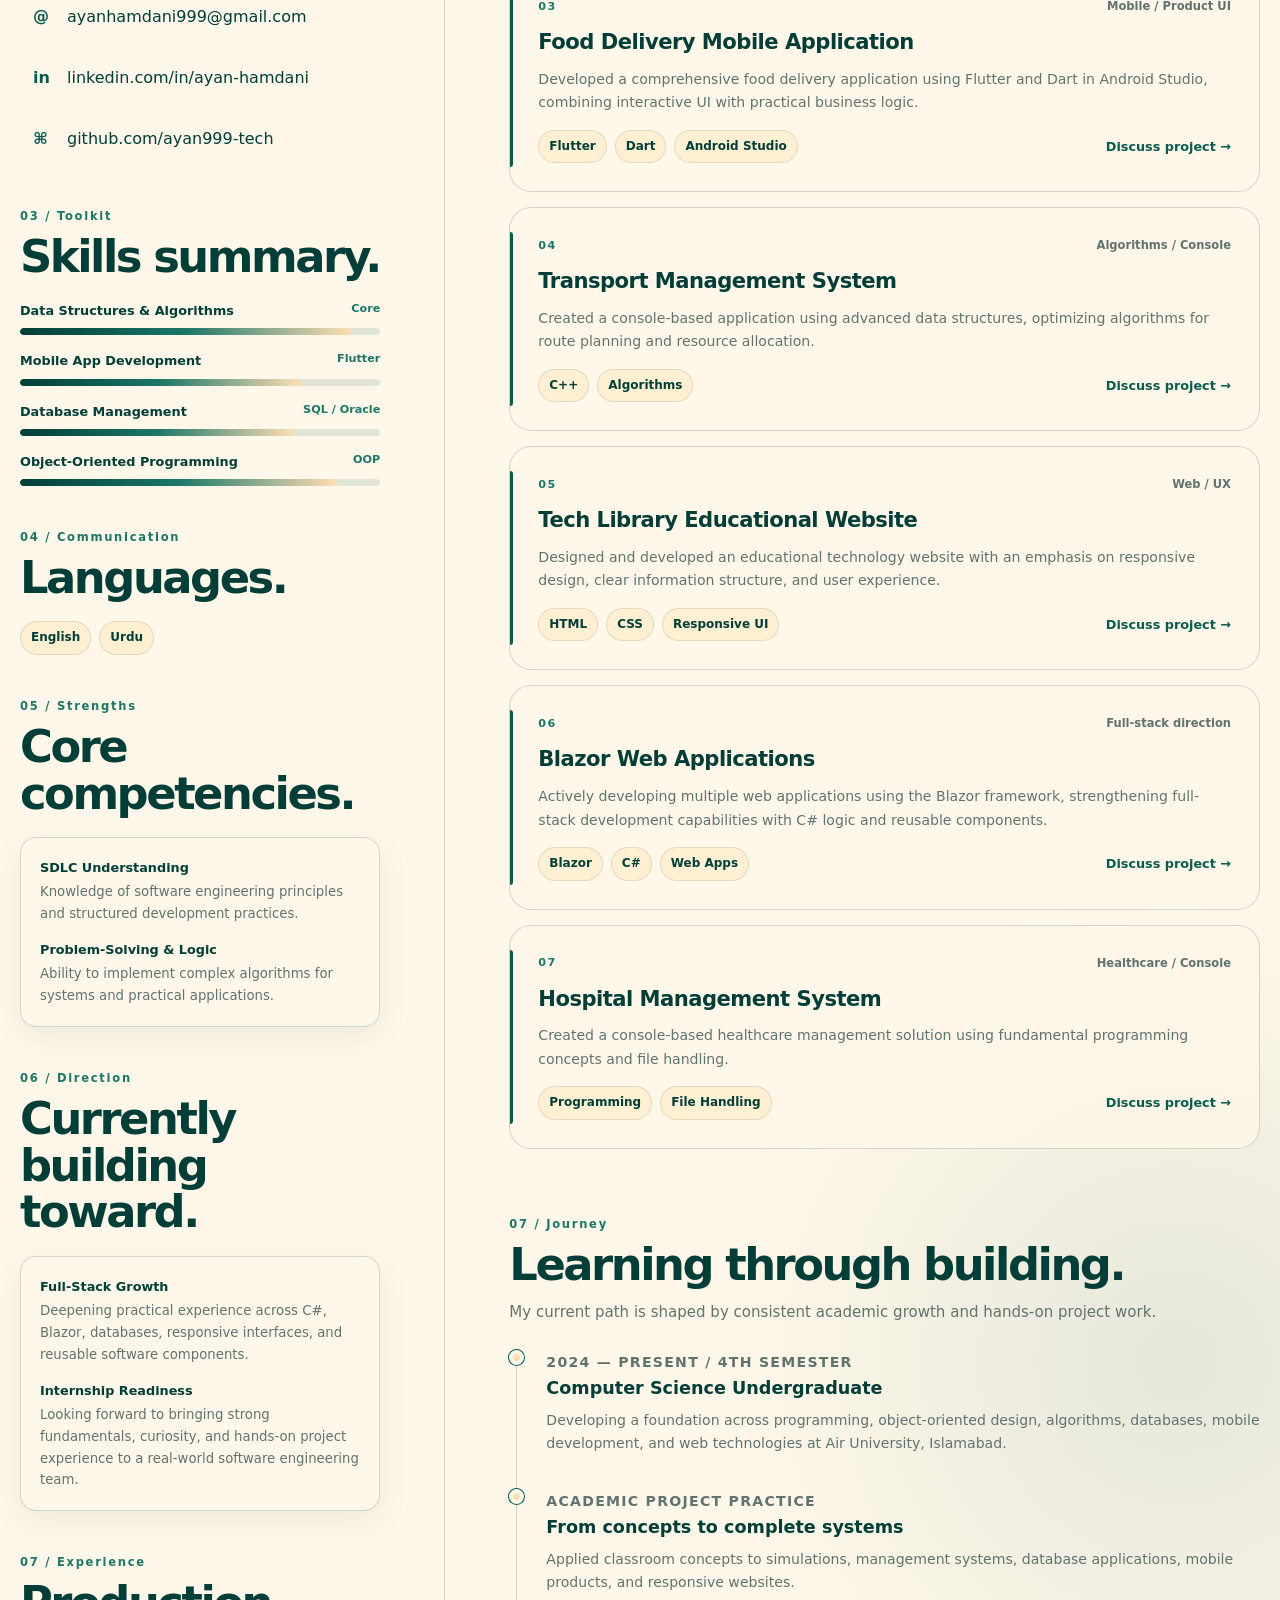
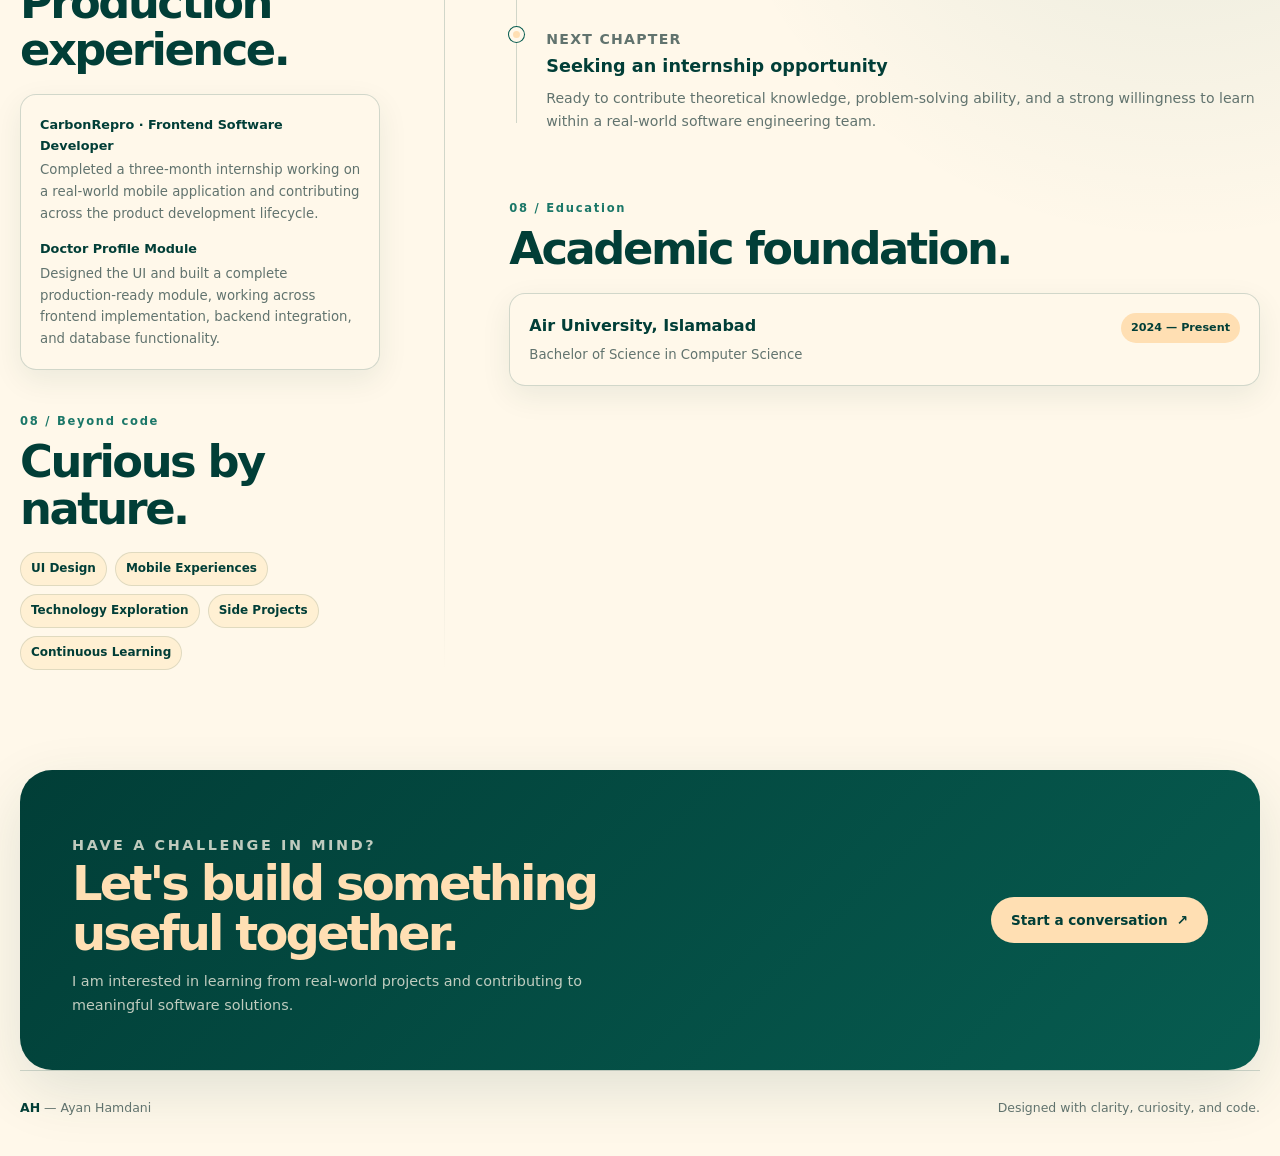
<file: LAB-2-Portfolio-Facebook/Portfolio/portfolio.html>
<!DOCTYPE html>
<html lang="en">
<head>
  <meta charset="UTF-8" />
  <meta name="viewport" content="width=device-width, initial-scale=1.0" />
  <meta name="description" content="Portfolio of Ayan Hamdani, a Computer Science student and aspiring software engineer." />
  <title>Ayan Hamdani | Computer Science Student</title>
  <style>
    /* ================================
       AYAN HAMDANI PORTFOLIO
       Single-file HTML + internal CSS
       ================================ */
    :root {
      --butter: #ffdfb3;
      --butter-soft: #fff0d3;
      --green-950: #013e37;
      --green-900: #063f38;
      --green-800: #075c50;
      --green-700: #1b7768;
      --cream: #fff8ea;
      --cream-deep: #f7ecd8;
      --ink: #162c29;
      --muted: #61736e;
      --line: rgba(1, 62, 55, 0.18);
      --white-glass: rgba(255, 248, 234, 0.72);
      --shadow: 0 20px 60px rgba(1, 62, 55, 0.12);
      --shadow-soft: 0 10px 30px rgba(1, 62, 55, 0.08);
      --radius-xl: 32px;
      --radius-lg: 22px;
      --radius-md: 16px;
      --radius-pill: 999px;
      --max-width: 1240px;
    }

    * { box-sizing: border-box; }
    html { scroll-behavior: smooth; }
    body {
      margin: 0;
      color: var(--ink);
      background:
        radial-gradient(circle at 8% 10%, rgba(255, 223, 179, 0.48), transparent 28rem),
        radial-gradient(circle at 92% 68%, rgba(7, 92, 80, 0.10), transparent 30rem),
        var(--cream);
      font-family: Inter, ui-sans-serif, system-ui, -apple-system, BlinkMacSystemFont, "Segoe UI", sans-serif;
      line-height: 1.65;
    }

    a { color: inherit; text-decoration: none; }
    img { display: block; max-width: 100%; }
    ::selection { color: var(--green-950); background: var(--butter); }

    .page-shell { width: min(100% - 40px, var(--max-width)); margin: 0 auto; }

    .site-header {
      display: flex;
      align-items: center;
      justify-content: space-between;
      gap: 28px;
      min-height: 84px;
      border-bottom: 1px solid var(--line);
    }

    .brand {
      display: inline-flex;
      align-items: center;
      gap: 12px;
      color: var(--green-950);
      font-size: 0.86rem;
      font-weight: 800;
      letter-spacing: 0.12em;
      text-transform: uppercase;
    }

    .brand-mark {
      display: grid;
      width: 36px;
      height: 36px;
      place-items: center;
      color: var(--green-950);
      background: var(--butter);
      border: 1px solid rgba(1, 62, 55, 0.25);
      border-radius: 12px;
      font-size: 0.8rem;
      letter-spacing: -0.06em;
    }

    .site-nav { display: flex; flex-wrap: wrap; align-items: center; gap: 8px; }
    .site-nav a {
      position: relative;
      padding: 8px 12px;
      color: var(--muted);
      border-radius: var(--radius-pill);
      font-size: 0.82rem;
      font-weight: 700;
      transition: color 180ms ease, background 180ms ease, transform 180ms ease;
    }
    .site-nav a:hover,
    .site-nav a:focus-visible,
    .site-nav a:target {
      color: var(--green-950);
      background: var(--butter);
      transform: translateY(-1px);
    }

    .hero {
      position: relative;
      isolation: isolate;
      display: grid;
      grid-template-columns: minmax(220px, 0.7fr) minmax(0, 1.5fr);
      align-items: center;
      gap: clamp(32px, 6vw, 88px);
      min-height: 560px;
      margin: 34px 0 0;
      padding: clamp(34px, 6vw, 74px);
      overflow: hidden;
      color: var(--cream);
      background:
        radial-gradient(circle at 12% 92%, rgba(255, 223, 179, 0.28), transparent 15rem),
        radial-gradient(circle at 88% 6%, rgba(27, 119, 104, 0.78), transparent 26rem),
        linear-gradient(135deg, var(--green-950), var(--green-900) 56%, var(--green-800));
      border: 1px solid rgba(255, 223, 179, 0.2);
      border-radius: var(--radius-xl);
      box-shadow: var(--shadow);
    }

    .hero::before,
    .hero::after {
      position: absolute;
      z-index: -1;
      border: 1px solid rgba(255, 223, 179, 0.17);
      border-radius: 50%;
      content: "";
    }
    .hero::before { width: 420px; height: 420px; right: -150px; bottom: -220px; }
    .hero::after { width: 220px; height: 220px; right: 11%; top: -120px; }

    .hero-portrait { position: relative; display: grid; place-items: center; min-height: 330px; }
    .portrait-halo {
      position: absolute;
      width: min(28vw, 300px);
      aspect-ratio: 1;
      background: radial-gradient(circle, rgba(255, 223, 179, 0.96), rgba(255, 223, 179, 0.2) 55%, transparent 70%);
      filter: blur(2px);
    }
    .portrait-frame {
      position: relative;
      width: min(100%, 270px);
      aspect-ratio: 0.88;
      padding: 10px;
      background: linear-gradient(145deg, var(--butter), rgba(255, 223, 179, 0.35));
      border-radius: 42% 42% 30% 30%;
      box-shadow: 0 22px 40px rgba(0, 0, 0, 0.2);
      transform: rotate(-3deg);
      transition: transform 260ms ease, box-shadow 260ms ease;
    }
    .portrait-frame:hover { transform: rotate(0deg) translateY(-5px); box-shadow: 0 26px 50px rgba(0, 0, 0, 0.28); }
    .portrait-frame img {
      width: 100%;
      height: 100%;
      object-fit: cover;
      border: 5px solid var(--green-950);
      border-radius: 38% 38% 26% 26%;
      background: linear-gradient(135deg, var(--green-800), var(--green-950));
    }
    .portrait-caption {
      position: absolute;
      right: -28px;
      bottom: 28px;
      padding: 8px 13px;
      color: var(--green-950);
      background: var(--butter);
      border-radius: var(--radius-pill);
      box-shadow: 0 10px 25px rgba(0,0,0,0.16);
      font-size: 0.7rem;
      font-weight: 900;
      letter-spacing: 0.08em;
      text-transform: uppercase;
      transform: rotate(5deg);
    }

    .eyebrow {
      margin: 0 0 16px;
      color: var(--butter);
      font-size: 0.73rem;
      font-weight: 900;
      letter-spacing: 0.18em;
      text-transform: uppercase;
    }
    .hero h1 {
      max-width: 760px;
      margin: 0;
      color: var(--butter);
      font-size: clamp(3.5rem, 9vw, 7rem);
      font-weight: 850;
      letter-spacing: -0.085em;
      line-height: 0.88;
    }
    .hero-role {
      margin: 26px 0 12px;
      color: var(--cream);
      font-size: clamp(1.15rem, 2vw, 1.55rem);
      font-weight: 700;
      letter-spacing: 0.01em;
    }
    .hero-summary { max-width: 600px; margin: 0; color: rgba(255, 248, 234, 0.8); font-size: 1rem; }
    .hero-actions { display: flex; flex-wrap: wrap; gap: 12px; margin-top: 30px; }

    .button {
      display: inline-flex;
      align-items: center;
      justify-content: center;
      gap: 9px;
      min-height: 46px;
      padding: 0 19px;
      border: 1px solid transparent;
      border-radius: var(--radius-pill);
      font-size: 0.85rem;
      font-weight: 850;
      transition: transform 180ms ease, background 180ms ease, color 180ms ease, border-color 180ms ease;
    }
    .button:hover { transform: translateY(-2px); }
    .button-primary { color: var(--green-950); background: var(--butter); }
    .button-primary:hover { background: var(--butter-soft); }
    .button-secondary { color: var(--cream); border-color: rgba(255, 248, 234, 0.38); background: rgba(255, 248, 234, 0.06); }
    .button-secondary:hover { color: var(--green-950); border-color: var(--butter); background: var(--butter); }

    .hero-meta { display: flex; flex-wrap: wrap; gap: 8px; margin-top: 26px; }
    .meta-pill {
      padding: 6px 11px;
      color: rgba(255, 248, 234, 0.78);
      border: 1px solid rgba(255, 248, 234, 0.2);
      border-radius: var(--radius-pill);
      font-size: 0.74rem;
    }

    .portfolio-content {
      display: grid;
      grid-template-columns: minmax(230px, 0.72fr) 1px minmax(0, 1.5fr);
      gap: clamp(28px, 5vw, 70px);
      padding: clamp(60px, 8vw, 100px) 0;
    }
    .column-divider { width: 1px; background: linear-gradient(to bottom, transparent, var(--line) 10%, var(--line) 90%, transparent); }
    .left-column, .right-column { min-width: 0; }
    .left-column { display: flex; flex-direction: column; gap: 42px; }
    .right-column { display: flex; flex-direction: column; gap: 66px; }

    .section-heading { margin-bottom: 20px; }
    .section-index { display: block; margin-bottom: 8px; color: var(--green-700); font-size: 0.72rem; font-weight: 900; letter-spacing: 0.15em; }
    .section-heading h2 { margin: 0; color: var(--green-950); font-size: clamp(1.8rem, 3.5vw, 2.8rem); letter-spacing: -0.055em; line-height: 1.04; }
    .section-heading p { margin: 12px 0 0; color: var(--muted); font-size: 0.94rem; }

    .about-copy { margin: 0; color: var(--muted); font-size: 0.94rem; }
    .contact-list { display: grid; gap: 11px; margin: 0; padding: 0; list-style: none; }
    .contact-list a {
      display: flex;
      align-items: flex-start;
      gap: 12px;
      padding: 11px 12px;
      color: var(--green-950);
      background: rgba(255, 248, 234, 0.5);
      border: 1px solid transparent;
      border-radius: 13px;
      font-size: 1rem;
      overflow-wrap: anywhere;
      transition: background 180ms ease, border-color 180ms ease, transform 180ms ease;
    }
    .contact-list a:hover { background: var(--butter); border-color: var(--line); transform: translateX(3px); }
    .contact-icon { flex: 0 0 22px; color: var(--green-800); font-weight: 900; }

    .skill-group { display: grid; gap: 15px; }
    .skill-row { display: grid; gap: 7px; }
    .skill-label { display: flex; justify-content: space-between; gap: 12px; color: var(--green-950); font-size: 0.8rem; font-weight: 750; }
    .skill-label span:last-child { color: var(--green-700); font-size: 0.7rem; }
    .skill-track { height: 7px; overflow: hidden; background: rgba(7, 92, 80, 0.12); border-radius: var(--radius-pill); }
    .skill-fill { height: 100%; background: linear-gradient(90deg, var(--green-950), var(--green-700), var(--butter)); border-radius: inherit; }

    .tag-list { display: flex; flex-wrap: wrap; gap: 8px; }
    .tag { padding: 6px 10px; color: var(--green-950); background: var(--butter-soft); border: 1px solid rgba(1, 62, 55, 0.12); border-radius: var(--radius-pill); font-size: 0.75rem; font-weight: 750; }

    .competency-card, .education-card {
      padding: 19px;
      background: var(--white-glass);
      border: 1px solid var(--line);
      border-radius: var(--radius-md);
      box-shadow: var(--shadow-soft);
    }
    .competency-card p { margin: 0; color: var(--muted); font-size: 0.83rem; }
    .competency-card p + p { margin-top: 14px; }
    .competency-card strong { display: block; margin-bottom: 3px; color: var(--green-950); font-size: 0.8rem; }

    .project-list { display: grid; gap: 15px; }
    .project-card {
      position: relative;
      padding: clamp(20px, 3vw, 28px);
      background: rgba(255, 248, 234, 0.66);
      border: 1px solid var(--line);
      border-radius: var(--radius-lg);
      transition: transform 220ms ease, background 220ms ease, border-color 220ms ease, box-shadow 220ms ease;
    }
    .project-card::before { position: absolute; top: 24px; bottom: 24px; left: 0; width: 3px; background: var(--green-800); border-radius: 0 4px 4px 0; content: ""; transition: background 220ms ease; }
    .project-card:hover { background: var(--cream); border-color: rgba(7, 92, 80, 0.32); box-shadow: var(--shadow-soft); transform: translateY(-4px); }
    .project-card:hover::before { background: var(--butter); }
    .project-topline { display: flex; align-items: center; justify-content: space-between; gap: 14px; margin-bottom: 9px; }
    .project-number { color: var(--green-700); font-size: 0.7rem; font-weight: 900; letter-spacing: 0.12em; }
    .project-type { color: var(--muted); font-size: 0.72rem; font-weight: 800; }
    .project-card h3 { margin: 0; color: var(--green-950); font-size: clamp(1.1rem, 2vw, 1.32rem); letter-spacing: -0.025em; }
    .project-card p { margin: 8px 0 15px; color: var(--muted); font-size: 0.88rem; }
    .project-bottom { display: flex; align-items: center; justify-content: space-between; gap: 14px; flex-wrap: wrap; }
    .project-link { color: var(--green-800); font-size: 0.8rem; font-weight: 900; }
    .project-link span { display: inline-block; transition: transform 180ms ease; }
    .project-link:hover span { transform: translateX(5px); }

    .timeline { position: relative; display: grid; gap: 28px; }
    .timeline::before { position: absolute; top: 9px; bottom: 10px; left: 7px; width: 1px; background: var(--line); content: ""; }
    .timeline-item { position: relative; display: grid; grid-template-columns: 18px minmax(0, 1fr); gap: 19px; }
    .timeline-dot { position: relative; z-index: 1; width: 15px; height: 15px; margin-top: 5px; background: var(--butter); border: 4px solid var(--cream); border-radius: 50%; box-shadow: 0 0 0 1px var(--green-800); }
    .timeline-date { margin: 0 0 4px; color: var(--green-700); font-size: 0.72rem; font-weight: 900; letter-spacing: 0.09em; text-transform: uppercase; }
    .timeline-item h3 { margin: 0; color: var(--green-950); font-size: 1.1rem; }
    .timeline-item p { margin: 6px 0 0; color: var(--muted); font-size: 0.88rem; }

    .education-card { display: flex; align-items: flex-start; justify-content: space-between; gap: 20px; }
    .education-card h3 { margin: 0; color: var(--green-950); font-size: 1rem; }
    .education-card p { margin: 5px 0 0; color: var(--muted); font-size: 0.83rem; }
    .education-year { flex: 0 0 auto; padding: 6px 10px; color: var(--green-950); background: var(--butter); border-radius: var(--radius-pill); font-size: 0.7rem; font-weight: 900; }

    .closing-cta {
      display: flex;
      align-items: center;
      justify-content: space-between;
      gap: 28px;
      padding: clamp(30px, 5vw, 52px);
      color: var(--cream);
      background: linear-gradient(135deg, var(--green-950), var(--green-800));
      border-radius: var(--radius-xl);
      box-shadow: var(--shadow);
    }
    .closing-cta h2 { max-width: 580px; margin: 0; color: var(--butter); font-size: clamp(1.8rem, 4vw, 3rem); letter-spacing: -0.06em; line-height: 1.05; }
    .closing-cta p { max-width: 520px; margin: 12px 0 0; color: rgba(255,248,234,0.75); font-size: 0.9rem; }

    .site-footer { display: flex; justify-content: space-between; gap: 20px; padding: 27px 0 38px; color: var(--muted); border-top: 1px solid var(--line); font-size: 0.78rem; }
    .site-footer strong { color: var(--green-950); }

    :focus-visible { outline: 3px solid var(--butter); outline-offset: 4px; }

    @media (max-width: 850px) {
      .hero { grid-template-columns: 0.7fr 1.3fr; gap: 30px; padding: 42px; }
      .portrait-caption { right: -12px; }
      .portfolio-content { gap: 32px; }
    }

    @media (max-width: 700px) {
      .page-shell { width: min(100% - 28px, var(--max-width)); }
      .site-header { align-items: flex-start; flex-direction: column; justify-content: center; gap: 13px; min-height: 112px; padding: 18px 0; }
      .site-nav { gap: 2px; }
      .site-nav a { padding: 6px 9px; font-size: 0.75rem; }
      .hero { grid-template-columns: 1fr; gap: 32px; min-height: 0; margin-top: 20px; padding: 32px 24px 38px; text-align: left; }
      .hero-portrait { min-height: 250px; }
      .portrait-halo { width: 260px; }
      .portrait-frame { width: min(68vw, 240px); }
      .portrait-caption { right: 7%; bottom: 14px; }
      .hero h1 { font-size: clamp(3.5rem, 18vw, 5.5rem); }
      .hero-actions .button { flex: 1 1 160px; }
      .portfolio-content { grid-template-columns: 1fr; gap: 52px; padding: 64px 0; }
      .column-divider { width: 100%; height: 1px; background: linear-gradient(to right, transparent, var(--line) 10%, var(--line) 90%, transparent); }
      .left-column, .right-column { gap: 48px; }
      .closing-cta { align-items: flex-start; flex-direction: column; }
      .closing-cta .button { width: 100%; }
      .site-footer { align-items: flex-start; flex-direction: column; gap: 8px; }
    }

    @media (prefers-reduced-motion: reduce) {
      html { scroll-behavior: auto; }
      *, *::before, *::after { transition-duration: 0.01ms !important; animation-duration: 0.01ms !important; }
    }
  </style>
</head>
<body>
  <div class="page-shell">
    <header class="site-header">
      <a class="brand" href="#top" aria-label="Ayan Hamdani home">
        <span class="brand-mark">AH</span>
        <span>Ayan Hamdani</span>
      </a>
      <nav class="site-nav" aria-label="Primary navigation">
        <a href="#about">About</a>
        <a href="#work">Work</a>
        <a href="#experience">Experience</a>
        <a href="#contact">Contact</a>
      </nav>
    </header>

    <main id="top">
      <section class="hero" aria-labelledby="hero-title">
        <div class="hero-portrait">
          <div class="portrait-halo" aria-hidden="true"></div>
          <!-- Replace the src value below with your own hosted profile-image URL. -->
          <div class="portrait-frame">
            <img src="ayan.jpeg" alt="Portrait of Ayan Hamdani" />
          </div>
          <span class="portrait-caption">Build · Learn · Solve</span>
        </div>

        <div class="hero-copy">
          <p class="eyebrow">Portfolio / Computer Science / 2026</p>
          <h1 id="hero-title">Ayan<br />Hamdani</h1>
          <p class="hero-role">Computer Science Student &amp; Aspiring Software Engineer</p>
          <p class="hero-summary">I build thoughtful software solutions across data structures, mobile applications, databases, and the web—with a focus on practical engineering and user-friendly experiences.</p>
          <div class="hero-actions">
            <a class="button button-primary" href="#work">Explore my work <span aria-hidden="true">↗</span></a>
            <a class="button button-secondary" href="mailto:ayanhamdani999@gmail.com">Let's connect <span aria-hidden="true">→</span></a>
          </div>
          <div class="hero-meta" aria-label="Profile highlights">
            <span class="meta-pill">Air University, Islamabad</span>
            <span class="meta-pill">4th Semester</span>
            <span class="meta-pill">Open to internship opportunities</span>
          </div>
        </div>
      </section>

      <section class="portfolio-content" aria-label="Portfolio content">
        <aside class="left-column">
          <section id="about" aria-labelledby="about-title">
            <div class="section-heading">
              <span class="section-index">01 / Profile</span>
              <h2 id="about-title">A curious mind for complex systems.</h2>
            </div>
            <p class="about-copy">Dedicated Computer Science undergraduate at Air University Islamabad, currently in the 4th semester. I am seeking an internship opportunity to apply theoretical knowledge in real-world scenarios while continuing to grow through hands-on engineering.</p>
            <p class="about-copy">My work combines strong academic performance with practical project experience in C++, data structures, mobile application development, database management, and web development.</p>
          </section>

          <section id="contact" aria-labelledby="contact-title">
            <div class="section-heading">
              <span class="section-index">02 / Connect</span>
              <h2 id="contact-title">Let's talk.</h2>
            </div>
            <ul class="contact-list">
              <li><a href="tel:+923341228426"><span class="contact-icon" aria-hidden="true">↗</span><span>+92 334-1228426</span></a></li>
              <li><a href="mailto:ayanhamdani999@gmail.com"><span class="contact-icon" aria-hidden="true">@</span><span>ayanhamdani999@gmail.com</span></a></li>
              <li><a href="https://www.linkedin.com/in/ayan-hamdani" target="_blank" rel="noopener"><span class="contact-icon" aria-hidden="true">in</span><span>linkedin.com/in/ayan-hamdani</span></a></li>
              <li><a href="https://github.com/ayan999-tech" target="_blank" rel="noopener"><span class="contact-icon" aria-hidden="true">⌘</span><span>github.com/ayan999-tech</span></a></li>
            </ul>
          </section>

          <section aria-labelledby="skills-title">
            <div class="section-heading">
              <span class="section-index">03 / Toolkit</span>
              <h2 id="skills-title">Skills summary.</h2>
            </div>
            <div class="skill-group">
              <div class="skill-row">
                <div class="skill-label"><span>Data Structures &amp; Algorithms</span><span>Core</span></div>
                <div class="skill-track"><div class="skill-fill" style="width: 92%"></div></div>
              </div>
              <div class="skill-row">
                <div class="skill-label"><span>Mobile App Development</span><span>Flutter</span></div>
                <div class="skill-track"><div class="skill-fill" style="width: 78%"></div></div>
              </div>
              <div class="skill-row">
                <div class="skill-label"><span>Database Management</span><span>SQL / Oracle</span></div>
                <div class="skill-track"><div class="skill-fill" style="width: 76%"></div></div>
              </div>
              <div class="skill-row">
                <div class="skill-label"><span>Object-Oriented Programming</span><span>OOP</span></div>
                <div class="skill-track"><div class="skill-fill" style="width: 88%"></div></div>
              </div>
            </div>
          </section>

          <section aria-labelledby="languages-title">
            <div class="section-heading">
              <span class="section-index">04 / Communication</span>
              <h2 id="languages-title">Languages.</h2>
            </div>
            <div class="tag-list">
              <span class="tag">English</span>
              <span class="tag">Urdu</span>
            </div>
          </section>

          <section aria-labelledby="competencies-title">
            <div class="section-heading">
              <span class="section-index">05 / Strengths</span>
              <h2 id="competencies-title">Core competencies.</h2>
            </div>
            <div class="competency-card">
              <p><strong>SDLC Understanding</strong>Knowledge of software engineering principles and structured development practices.</p>
              <p><strong>Problem-Solving &amp; Logic</strong>Ability to implement complex algorithms for systems and practical applications.</p>
            </div>
          </section>

          <section aria-labelledby="focus-title">
            <div class="section-heading">
              <span class="section-index">06 / Direction</span>
              <h2 id="focus-title">Currently building toward.</h2>
            </div>
            <div class="competency-card">
              <p><strong>Full-Stack Growth</strong>Deepening practical experience across C#, Blazor, databases, responsive interfaces, and reusable software components.</p>
              <p><strong>Internship Readiness</strong>Looking forward to bringing strong fundamentals, curiosity, and hands-on project experience to a real-world software engineering team.</p>
            </div>
          </section>

          <section aria-labelledby="internship-title">
            <div class="section-heading">
              <span class="section-index">07 / Experience</span>
              <h2 id="internship-title">Production experience.</h2>
            </div>
            <div class="competency-card">
              <p><strong>CarbonRepro · Frontend Software Developer</strong>Completed a three-month internship working on a real-world mobile application and contributing across the product development lifecycle.</p>
              <p><strong>Doctor Profile Module</strong>Designed the UI and built a complete production-ready module, working across frontend implementation, backend integration, and database functionality.</p>
            </div>
          </section>

          <section aria-labelledby="interests-title">
            <div class="section-heading">
              <span class="section-index">08 / Beyond code</span>
              <h2 id="interests-title">Curious by nature.</h2>
            </div>
            <div class="tag-list">
              <span class="tag">UI Design</span>
              <span class="tag">Mobile Experiences</span>
              <span class="tag">Technology Exploration</span>
              <span class="tag">Side Projects</span>
              <span class="tag">Continuous Learning</span>
            </div>
          </section>
        </aside>

        <div class="column-divider" aria-hidden="true"></div>

        <section class="right-column">
          <section id="work" aria-labelledby="work-title">
            <div class="section-heading">
              <span class="section-index">06 / Selected work</span>
              <h2 id="work-title">Projects with a purpose.</h2>
              <p>A selection of academic and personal builds across software, mobile, database, and web development.</p>
            </div>
            <div class="project-list">
              <article class="project-card">
                <div class="project-topline"><span class="project-number">01</span><span class="project-type">Simulation / OOP</span></div>
                <h3>Air Traffic Control Simulation System</h3>
                <p>Built an object-oriented simulation system demonstrating advanced OOP concepts through a structured air traffic control scenario.</p>
                <div class="project-bottom"><div class="tag-list"><span class="tag">C++</span><span class="tag">OOP</span></div><a class="project-link" href="#contact">Discuss project <span aria-hidden="true">→</span></a></div>
              </article>

              <article class="project-card">
                <div class="project-topline"><span class="project-number">02</span><span class="project-type">Database / Desktop</span></div>
                <h3>Military Inventory Management System</h3>
                <p>Designed a complete Oracle 19c database solution with a Windows Forms interface, intuitive UI, and CRUD operations for efficient inventory tracking.</p>
                <div class="project-bottom"><div class="tag-list"><span class="tag">Oracle 19c</span><span class="tag">Windows Forms</span></div><a class="project-link" href="#contact">Discuss project <span aria-hidden="true">→</span></a></div>
              </article>

              <article class="project-card">
                <div class="project-topline"><span class="project-number">03</span><span class="project-type">Mobile / Product UI</span></div>
                <h3>Food Delivery Mobile Application</h3>
                <p>Developed a comprehensive food delivery application using Flutter and Dart in Android Studio, combining interactive UI with practical business logic.</p>
                <div class="project-bottom"><div class="tag-list"><span class="tag">Flutter</span><span class="tag">Dart</span><span class="tag">Android Studio</span></div><a class="project-link" href="#contact">Discuss project <span aria-hidden="true">→</span></a></div>
              </article>

              <article class="project-card">
                <div class="project-topline"><span class="project-number">04</span><span class="project-type">Algorithms / Console</span></div>
                <h3>Transport Management System</h3>
                <p>Created a console-based application using advanced data structures, optimizing algorithms for route planning and resource allocation.</p>
                <div class="project-bottom"><div class="tag-list"><span class="tag">C++</span><span class="tag">Algorithms</span></div><a class="project-link" href="#contact">Discuss project <span aria-hidden="true">→</span></a></div>
              </article>

              <article class="project-card">
                <div class="project-topline"><span class="project-number">05</span><span class="project-type">Web / UX</span></div>
                <h3>Tech Library Educational Website</h3>
                <p>Designed and developed an educational technology website with an emphasis on responsive design, clear information structure, and user experience.</p>
                <div class="project-bottom"><div class="tag-list"><span class="tag">HTML</span><span class="tag">CSS</span><span class="tag">Responsive UI</span></div><a class="project-link" href="#contact">Discuss project <span aria-hidden="true">→</span></a></div>
              </article>

              <article class="project-card">
                <div class="project-topline"><span class="project-number">06</span><span class="project-type">Full-stack direction</span></div>
                <h3>Blazor Web Applications</h3>
                <p>Actively developing multiple web applications using the Blazor framework, strengthening full-stack development capabilities with C# logic and reusable components.</p>
                <div class="project-bottom"><div class="tag-list"><span class="tag">Blazor</span><span class="tag">C#</span><span class="tag">Web Apps</span></div><a class="project-link" href="#contact">Discuss project <span aria-hidden="true">→</span></a></div>
              </article>

              <article class="project-card">
                <div class="project-topline"><span class="project-number">07</span><span class="project-type">Healthcare / Console</span></div>
                <h3>Hospital Management System</h3>
                <p>Created a console-based healthcare management solution using fundamental programming concepts and file handling.</p>
                <div class="project-bottom"><div class="tag-list"><span class="tag">Programming</span><span class="tag">File Handling</span></div><a class="project-link" href="#contact">Discuss project <span aria-hidden="true">→</span></a></div>
              </article>
            </div>
          </section>

          <section id="experience" aria-labelledby="experience-title">
            <div class="section-heading">
              <span class="section-index">07 / Journey</span>
              <h2 id="experience-title">Learning through building.</h2>
              <p>My current path is shaped by consistent academic growth and hands-on project work.</p>
            </div>
            <div class="timeline">
              <article class="timeline-item">
                <span class="timeline-dot" aria-hidden="true"></span>
                <div><p class="timeline-date">2024 — Present / 4th Semester</p><h3>Computer Science Undergraduate</h3><p>Developing a foundation across programming, object-oriented design, algorithms, databases, mobile development, and web technologies at Air University, Islamabad.</p></div>
              </article>
              <article class="timeline-item">
                <span class="timeline-dot" aria-hidden="true"></span>
                <div><p class="timeline-date">Academic project practice</p><h3>From concepts to complete systems</h3><p>Applied classroom concepts to simulations, management systems, database applications, mobile products, and responsive websites.</p></div>
              </article>
              <article class="timeline-item">
                <span class="timeline-dot" aria-hidden="true"></span>
                <div><p class="timeline-date">Next chapter</p><h3>Seeking an internship opportunity</h3><p>Ready to contribute theoretical knowledge, problem-solving ability, and a strong willingness to learn within a real-world software engineering team.</p></div>
              </article>
            </div>
          </section>

          <section aria-labelledby="education-title">
            <div class="section-heading">
              <span class="section-index">08 / Education</span>
              <h2 id="education-title">Academic foundation.</h2>
            </div>
            <div class="education-card">
              <div><h3>Air University, Islamabad</h3><p>Bachelor of Science in Computer Science</p></div>
              <span class="education-year">2024 — Present</span>
            </div>
          </section>
        </section>
      </section>

      <section class="closing-cta" aria-labelledby="closing-title">
        <div>
          <p class="eyebrow">Have a challenge in mind?</p>
          <h2 id="closing-title">Let's build something useful together.</h2>
          <p>I am interested in learning from real-world projects and contributing to meaningful software solutions.</p>
        </div>
        <a class="button button-primary" href="mailto:ayanhamdani999@gmail.com">Start a conversation <span aria-hidden="true">↗</span></a>
      </section>
    </main>

    <footer class="site-footer">
      <span><strong>AH</strong> — Ayan Hamdani</span>
      <span>Designed with clarity, curiosity, and code.</span>
    </footer>
  </div>
</body>
</html>
</file>
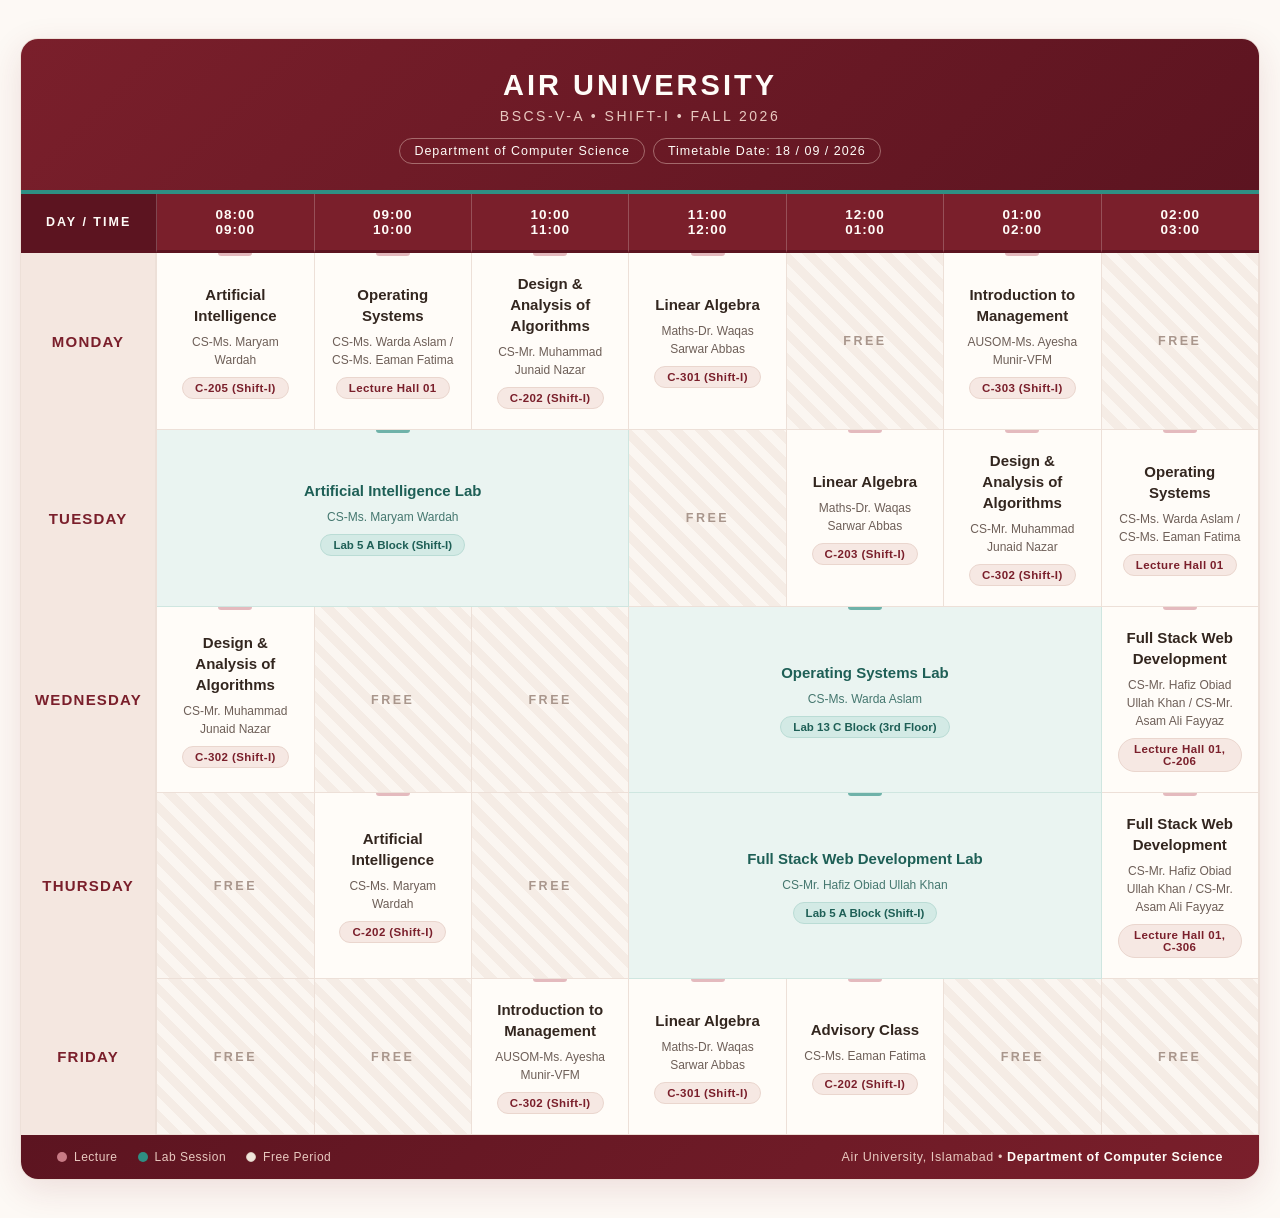
<file: LAB-2-Portfolio-Facebook/TimeTable/Air-University-TimeTable.html>
<!DOCTYPE html>
<html lang="en">
<head>
<meta charset="UTF-8">
<meta name="viewport" content="width=device-width, initial-scale=1.0">
<title>Air University &mdash; Time Table | BSCS-V-A</title>
<style>

* { box-sizing: border-box; }

body {
  margin: 0;
  padding: 38px 18px;
  background: #FDF9F5;
  font-family: "Segoe UI", Arial, Helvetica, sans-serif;
  color: #33261F;
}

.schedule-card {
  max-width: 1240px;
  margin: 0 auto;
  background: #FFFCF8;
  border: 1px solid #EDE0D8;
  border-radius: 18px;
  box-shadow: 0 10px 34px rgba(122, 31, 43, 0.12);
  overflow: hidden;
}

/* ---------- Header band : crimson anchor (30% zone) ---------- */
.schedule-header {
  background: linear-gradient(135deg, #7A1F2B 0%, #5C1420 100%);
  color: #FFFCF8;
  padding: 30px 36px 26px;
  text-align: center;
  border-bottom: 4px solid #2F8F83; /* thin teal signature line */
}

.schedule-header h1 {
  margin: 0 0 6px;
  font-size: 29px;
  letter-spacing: 3px;
  text-transform: uppercase;
}

.schedule-header .sub {
  margin: 0;
  font-size: 14px;
  letter-spacing: 2.5px;
  text-transform: uppercase;
  color: #E8C9C0;
}

.schedule-header .meta {
  margin: 14px 0 0;
  font-size: 12.5px;
  letter-spacing: 1px;
  color: #FFFCF8;
}

.schedule-header .meta span {
  display: inline-block;
  padding: 5px 14px;
  margin: 0 4px;
  border: 1px solid rgba(232, 201, 192, 0.45);
  border-radius: 999px;
}

/* ---------- Table base ---------- */
table {
  width: 100%;
  border-collapse: separate;
  border-spacing: 0;
  table-layout: fixed;
}

/* ---------- Time-slot head : crimson (30% zone) ---------- */
thead th {
  background: #7A1F2B;
  color: #FFFCF8;
  font-size: 13.5px;
  font-weight: 600;
  letter-spacing: 1px;
  text-transform: uppercase;
  padding: 13px 8px;
  text-align: center;
  border-right: 1px solid rgba(255, 252, 248, 0.22);
  border-bottom: 3px solid #5C1420;
}

thead th:last-child { border-right: none; }
thead th.corner {
  background: #5C1420;
  text-transform: uppercase;
  font-size: 12.5px;
  letter-spacing: 2px;
}

/* ---------- Day column : CENTERED + FIXED SPACING ---------- */
.time-col {
  background: #F4E7E0;
  border-right: 2px solid #EDE0D8;
  vertical-align: middle;
  text-align: center;                 /* FIX: center the day name */
  padding: 24px 14px;                /* FIX: relaxed breathing room */
}

.time-col .day-label {
  display: block;
  margin: 0 auto;                    /* FIX: not stuck to left edge */
  font-size: 15px;
  font-weight: 700;
  color: #7A1F2B;
  text-transform: uppercase;
  letter-spacing: 1.2px;
  line-height: 1.3;
}

/* ---------- Subject cells (relaxed vibe) ---------- */
.subject-cell {
  background: #FFFCF8;
  border-bottom: 1px solid #EDE0D8;
  border-right: 1px solid #EDE0D8;
  padding: 20px 16px;
  text-align: center;
  vertical-align: middle;
  transition: background 0.25s ease, box-shadow 0.25s ease;
  position: relative;
}

/* soft crimson hairline that widens on hover — unique signature */
.subject-cell::before {
  content: "";
  position: absolute;
  top: 0; left: 50%;
  transform: translateX(-50%);
  width: 34px; height: 3px;
  border-radius: 0 0 4px 4px;
  background: #C97B85;
  opacity: 0.5;
  transition: width 0.25s ease, background 0.25s ease;
}

.subject-cell:hover {
  background: #FBF1EC;
  box-shadow: 0 6px 18px rgba(122, 31, 43, 0.15);
}

.subject-cell:hover::before {
  width: 62%;
  background: #7A1F2B;
  opacity: 1;
}

.subject-cell .subject-name {
  display: block;
  font-size: 15px;
  font-weight: 700;
  color: #33261F;
  line-height: 1.4;
  margin-bottom: 7px;
}

.subject-cell .subject-teacher {
  display: block;
  font-size: 12px;
  font-weight: 500;
  color: #6E5F58;
  line-height: 1.5;
  margin-bottom: 8px;
}

.subject-cell .subject-room {
  display: inline-block;
  font-size: 11.5px;
  font-weight: 600;
  letter-spacing: 0.4px;
  color: #7A1F2B;
  background: #F6E8E3;
  border: 1px solid #EAD6CE;
  padding: 4px 12px;
  border-radius: 999px;
  transition: background 0.25s ease, color 0.25s ease;
}

.subject-cell:hover .subject-room {
  background: #7A1F2B;
  color: #FFFCF8;
}

/* ---------- LAB cells : NEW teal accent (unique identity) ---------- */
.lab-cell {
  background: #EAF4F1;
  border-bottom: 1px solid #CFE6E0;
  border-right: 1px solid #CFE6E0;
  padding: 20px 16px;
  text-align: center;
  vertical-align: middle;
  position: relative;
  transition: background 0.25s ease, box-shadow 0.25s ease;
}

.lab-cell::before {
  content: "";
  position: absolute;
  top: 0; left: 50%;
  transform: translateX(-50%);
  width: 34px; height: 3px;
  border-radius: 0 0 4px 4px;
  background: #2F8F83;
  opacity: 0.65;
  transition: width 0.25s ease, opacity 0.25s ease;
}

.lab-cell:hover {
  background: #DCEEE9;
  box-shadow: 0 6px 18px rgba(47, 143, 131, 0.20);
}

.lab-cell:hover::before { width: 62%; opacity: 1; }

.lab-cell .subject-name {
  display: block;
  font-size: 15px;
  font-weight: 700;
  color: #1E5F56;
  line-height: 1.4;
  margin-bottom: 7px;
}

.lab-cell .subject-teacher {
  display: block;
  font-size: 12px;
  font-weight: 500;
  color: #45776F;
  line-height: 1.5;
  margin-bottom: 8px;
}

.lab-cell .subject-room {
  display: inline-block;
  font-size: 11.5px;
  font-weight: 600;
  color: #1E5F56;
  background: #D3EAE5;
  border: 1px solid #BADCD5;
  padding: 4px 12px;
  border-radius: 999px;
  transition: background 0.25s ease, color 0.25s ease;
}

.lab-cell:hover .subject-room {
  background: #2F8F83;
  color: #FFFCF8;
}

/* ---------- FREE cells : relaxed diagonal stripes ---------- */
.free-cell {
  background: repeating-linear-gradient(
    45deg,
    #FBF6F1,
    #FBF6F1 9px,
    #F5ECE5 9px,
    #F5ECE5 18px
  );
  border-bottom: 1px solid #EDE0D8;
  border-right: 1px solid #EDE0D8;
  color: #A9968C;
  font-size: 12.5px;
  font-weight: 600;
  letter-spacing: 2.5px;
  text-transform: uppercase;
  text-align: center;
  vertical-align: middle;
  padding: 20px;
}

/* ---------- Footer : crimson anchor (30% zone) ---------- */
.schedule-footer {
  background: linear-gradient(135deg, #5C1420 0%, #7A1F2B 100%);
  color: #E8C9C0;
  font-size: 12.5px;
  letter-spacing: 0.6px;
  padding: 15px 36px;
  display: flex;
  justify-content: space-between;
  align-items: center;
  flex-wrap: wrap;
  gap: 10px;
}

.schedule-footer strong { color: #FFFCF8; }

.legend { display: flex; gap: 20px; align-items: center; flex-wrap: wrap; }

.legend span {
  display: inline-flex; align-items: center; gap: 7px;
  font-size: 12px; letter-spacing: 0.5px;
}

.dot { width: 10px; height: 10px; border-radius: 50%; }
.dot-1 { background: #C97B85; }
.dot-2 { background: #2F8F83; }
.dot-3 {
  background: repeating-linear-gradient(45deg, #FBF6F1 3px, #F0E5DB 3px 6px);
  border: 1px solid #D9C7BC;
}
</style>
</head>
<body>

<div class="schedule-card">

  <!-- ============ HEADER ============ -->
  <div class="schedule-header">
    <h1>Air University</h1>
    <p class="sub">BSCS-V-A &bull; Shift-I &bull; Fall 2026</p>
    <p class="meta"><span>Department of Computer Science</span><span>Timetable Date: 18 / 09 / 2026</span></p>
  </div>

  <!-- ============ TABLE ============ -->
  <table>

    <thead>
      <tr>
        <th class="corner" style="width:11%;">Day / Time</th>
        <th>08:00<br>09:00</th>
        <th>09:00<br>10:00</th>
        <th>10:00<br>11:00</th>
        <th>11:00<br>12:00</th>
        <th>12:00<br>01:00</th>
        <th>01:00<br>02:00</th>
        <th>02:00<br>03:00</th>
      </tr>
    </thead>

    <tbody>

      <!-- ================= MONDAY ================= -->
      <tr>
        <td class="time-col"><span class="day-label">Monday</span></td>
        <td class="subject-cell">
          <span class="subject-name">Artificial Intelligence</span>
          <span class="subject-teacher">CS-Ms. Maryam Wardah</span>
          <span class="subject-room">C-205 (Shift-I)</span>
        </td>
        <td class="subject-cell">
          <span class="subject-name">Operating Systems</span>
          <span class="subject-teacher">CS-Ms. Warda Aslam / CS-Ms. Eaman Fatima</span>
          <span class="subject-room">Lecture Hall 01</span>
        </td>
        <td class="subject-cell">
          <span class="subject-name">Design &amp; Analysis of Algorithms</span>
          <span class="subject-teacher">CS-Mr. Muhammad Junaid Nazar</span>
          <span class="subject-room">C-202 (Shift-I)</span>
        </td>
        <td class="subject-cell">
          <span class="subject-name">Linear Algebra</span>
          <span class="subject-teacher">Maths-Dr. Waqas Sarwar Abbas</span>
          <span class="subject-room">C-301 (Shift-I)</span>
        </td>
        <td class="free-cell">Free</td>
        <td class="subject-cell">
          <span class="subject-name">Introduction to Management</span>
          <span class="subject-teacher">AUSOM-Ms. Ayesha Munir-VFM</span>
          <span class="subject-room">C-303 (Shift-I)</span>
        </td>
        <td class="free-cell">Free</td>
      </tr>

      <!-- ================= TUESDAY ================= -->
      <tr>
        <td class="time-col"><span class="day-label">Tuesday</span></td>
        <td class="lab-cell" colspan="3">
          <span class="subject-name">Artificial Intelligence Lab</span>
          <span class="subject-teacher">CS-Ms. Maryam Wardah</span>
          <span class="subject-room">Lab 5 A Block (Shift-I)</span>
        </td>
        <td class="free-cell">Free</td>
        <td class="subject-cell">
          <span class="subject-name">Linear Algebra</span>
          <span class="subject-teacher">Maths-Dr. Waqas Sarwar Abbas</span>
          <span class="subject-room">C-203 (Shift-I)</span>
        </td>
        <td class="subject-cell">
          <span class="subject-name">Design &amp; Analysis of Algorithms</span>
          <span class="subject-teacher">CS-Mr. Muhammad Junaid Nazar</span>
          <span class="subject-room">C-302 (Shift-I)</span>
        </td>
        <td class="subject-cell">
          <span class="subject-name">Operating Systems</span>
          <span class="subject-teacher">CS-Ms. Warda Aslam / CS-Ms. Eaman Fatima</span>
          <span class="subject-room">Lecture Hall 01</span>
        </td>
      </tr>

      <!-- ================= WEDNESDAY ================= -->
      <tr>
        <td class="time-col"><span class="day-label">Wednesday</span></td>
        <td class="subject-cell">
          <span class="subject-name">Design &amp; Analysis of Algorithms</span>
          <span class="subject-teacher">CS-Mr. Muhammad Junaid Nazar</span>
          <span class="subject-room">C-302 (Shift-I)</span>
        </td>
        <td class="free-cell">Free</td>
        <td class="free-cell">Free</td>
        <td class="lab-cell" colspan="3">
          <span class="subject-name">Operating Systems Lab</span>
          <span class="subject-teacher">CS-Ms. Warda Aslam</span>
          <span class="subject-room">Lab 13 C Block (3rd Floor)</span>
        </td>
        <td class="subject-cell">
          <span class="subject-name">Full Stack Web Development</span>
          <span class="subject-teacher">CS-Mr. Hafiz Obiad Ullah Khan / CS-Mr. Asam Ali Fayyaz</span>
          <span class="subject-room">Lecture Hall 01, C-206</span>
        </td>
      </tr>

      <!-- ================= THURSDAY ================= -->
      <tr>
        <td class="time-col"><span class="day-label">Thursday</span></td>
        <td class="free-cell">Free</td>
        <td class="subject-cell">
          <span class="subject-name">Artificial Intelligence</span>
          <span class="subject-teacher">CS-Ms. Maryam Wardah</span>
          <span class="subject-room">C-202 (Shift-I)</span>
        </td>
        <td class="free-cell">Free</td>
        <td class="lab-cell" colspan="3">
          <span class="subject-name">Full Stack Web Development Lab</span>
          <span class="subject-teacher">CS-Mr. Hafiz Obiad Ullah Khan</span>
          <span class="subject-room">Lab 5 A Block (Shift-I)</span>
        </td>
        <td class="subject-cell">
          <span class="subject-name">Full Stack Web Development</span>
          <span class="subject-teacher">CS-Mr. Hafiz Obiad Ullah Khan / CS-Mr. Asam Ali Fayyaz</span>
          <span class="subject-room">Lecture Hall 01, C-306</span>
        </td>
      </tr>

      <!-- ================= FRIDAY ================= -->
      <tr>
        <td class="time-col"><span class="day-label">Friday</span></td>
        <td class="free-cell">Free</td>
        <td class="free-cell">Free</td>
        <td class="subject-cell">
          <span class="subject-name">Introduction to Management</span>
          <span class="subject-teacher">AUSOM-Ms. Ayesha Munir-VFM</span>
          <span class="subject-room">C-302 (Shift-I)</span>
        </td>
        <td class="subject-cell">
          <span class="subject-name">Linear Algebra</span>
          <span class="subject-teacher">Maths-Dr. Waqas Sarwar Abbas</span>
          <span class="subject-room">C-301 (Shift-I)</span>
        </td>
        <td class="subject-cell">
          <span class="subject-name">Advisory Class</span>
          <span class="subject-teacher">CS-Ms. Eaman Fatima</span>
          <span class="subject-room">C-202 (Shift-I)</span>
        </td>
        <td class="free-cell">Free</td>
        <td class="free-cell">Free</td>
      </tr>

    </tbody>
  </table>

  <!-- ============ FOOTER ============ -->
  <div class="schedule-footer">
    <div class="legend">
      <span><i class="dot dot-1"></i> Lecture</span>
      <span><i class="dot dot-2"></i> Lab Session</span>
      <span><i class="dot dot-3"></i> Free Period</span>
    </div>
    <div>Air University, Islamabad &bull; <strong>Department of Computer Science</strong></div>
  </div>

</div>

</body>
</html>
</file>
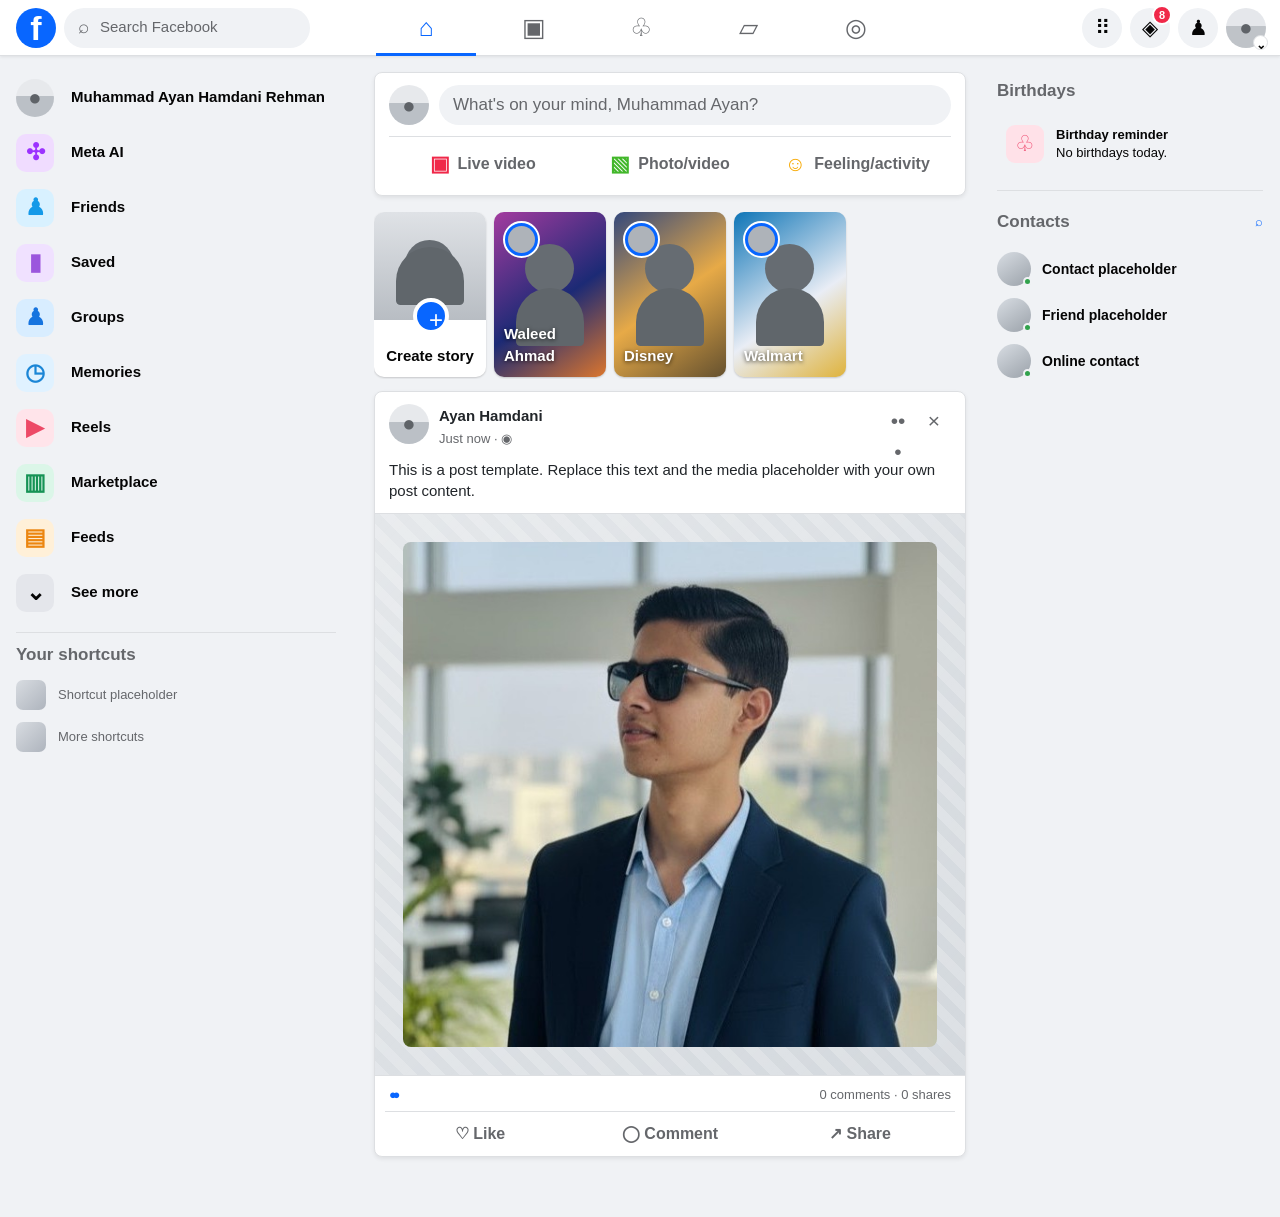
<file: LAB-3-Bootstrap/LAB-2-Bootstrap/Facebook-Bootstrap/facebook-home-bootstrap.html>
<!DOCTYPE html>
<html lang="en">
<head>
  <meta charset="UTF-8" />
  <meta name="viewport" content="width=device-width, initial-scale=1.0" />
  <meta name="description" content="Static Facebook home page UI mockup built with HTML and internal CSS." />
  <title>Facebook Home — Bootstrap UI Mockup</title>
  <link href="https://cdn.jsdelivr.net/npm/bootstrap@5.3.3/dist/css/bootstrap.min.css" rel="stylesheet" integrity="sha384-QWTKZyjpPEjISv5WaRU9OFeRpok6YctnYmDr5pNlyT2bRjXh0JMhjY6hW+ALEwIH" crossorigin="anonymous" />
  <style>
    :root {
      --fb-blue: #0866ff;
      --fb-blue-dark: #0755d8;
      --fb-bg: #f0f2f5;
      --fb-white: #ffffff;
      --fb-text: #050505;
      --fb-secondary: #65676b;
      --fb-muted: #8a8d91;
      --fb-border: #dddfe2;
      --fb-hover: #e4e6eb;
      --fb-green: #42b72a;
      --fb-red: #f02849;
      --fb-radius: 8px;
      --fb-circle: 50%;
      --header-height: 56px;
      --left-width: 360px;
      --content-width: 700px;
      --right-width: 300px;
    }

    * { box-sizing: border-box; }
    html { scroll-behavior: smooth; }
    body {
      margin: 0;
      color: var(--fb-text);
      background: var(--fb-bg);
      font-family: Arial, Helvetica, sans-serif;
      font-size: 15px;
    }
    button, input { font: inherit; }
    .btn { --bs-btn-border-width: 0; }
    .card { --bs-card-border-width: 0; }
    button { border: 0; cursor: pointer; }
    a { color: inherit; text-decoration: none; }
    img { display: block; max-width: 100%; }
    ::selection { color: var(--fb-white); background: var(--fb-blue); }

    /* ---------- Fixed Facebook-style top navigation ---------- */
    .topbar {
      position: fixed;
      z-index: 20;
      top: 0;
      right: 0;
      left: 0;
      display: grid;
      grid-template-columns: 360px minmax(420px, 1fr) 360px;
      align-items: center;
      height: var(--header-height);
      padding: 0 14px 0 16px;
      background: var(--fb-white);
      border-bottom: 1px solid var(--fb-border);
      box-shadow: 0 1px 3px rgba(0, 0, 0, 0.08);
    }

    .topbar-left, .topbar-right, .main-nav { display: flex; align-items: center; }
    .topbar-left { gap: 8px; }
    .facebook-logo {
      display: grid;
      width: 40px;
      height: 40px;
      place-items: center;
      color: var(--fb-white);
      background: var(--fb-blue);
      border-radius: var(--fb-circle);
      font-family: Arial, Helvetica, sans-serif;
      font-size: 34px;
      font-weight: 700;
      line-height: 1;
      overflow: hidden;
    }
    .search-box {
      display: flex;
      align-items: center;
      gap: 9px;
      width: 246px;
      height: 40px;
      padding: 0 14px;
      color: var(--fb-secondary);
      background: var(--fb-bg);
      border-radius: 22px;
    }
    .search-box span:first-child { color: var(--fb-secondary); font-size: 19px; }
    .search-box input {
      width: 100%;
      border: 0;
      outline: 0;
      color: var(--fb-text);
      background: transparent;
      font-size: 15px;
    }
    .search-box input::placeholder { color: var(--fb-secondary); }

    .main-nav { justify-content: center; align-self: stretch; gap: 7px; }
    .nav-item {
      position: relative;
      display: grid;
      width: 108px;
      height: 54px;
      place-items: center;
      color: var(--fb-secondary);
      font-size: 25px;
      transition: color 150ms ease, background 150ms ease;
    }
    .nav-item:hover { color: var(--fb-blue); background: var(--fb-bg); border-radius: 9px; }
    .nav-item.active { color: var(--fb-blue); }
    .nav-item.active::after {
      position: absolute;
      right: 0;
      bottom: -1px;
      left: 0;
      height: 3px;
      background: var(--fb-blue);
      content: "";
    }
    .nav-icon { line-height: 1; }

    .topbar-right { justify-content: flex-end; gap: 8px; }
    .round-action {
      position: relative;
      display: grid;
      width: 40px;
      height: 40px;
      place-items: center;
      color: var(--fb-text);
      background: var(--fb-bg);
      border-radius: var(--fb-circle);
      font-size: 21px;
      transition: background 150ms ease, transform 150ms ease;
    }
    .round-action:hover { background: var(--fb-hover); transform: translateY(-1px); }
    .notification-badge {
      position: absolute;
      top: -3px;
      right: -2px;
      display: grid;
      width: 20px;
      height: 20px;
      place-items: center;
      color: var(--fb-white);
      background: var(--fb-red);
      border: 2px solid var(--fb-white);
      border-radius: var(--fb-circle);
      font-size: 11px;
      font-weight: 700;
    }
    .user-avatar {
      position: relative;
      display: grid;
      width: 40px;
      height: 40px;
      place-items: center;
      color: #5f6368;
      background: linear-gradient(#e5e7eb 0 45%, #bfc3c8 45% 100%);
      border-radius: var(--fb-circle);
      overflow: visible;
      font-size: 22px;
    }
    .user-avatar::after {
      position: absolute;
      right: -2px;
      bottom: -2px;
      display: grid;
      width: 15px;
      height: 15px;
      place-items: center;
      color: var(--fb-text);
      background: var(--fb-white);
      border: 1px solid var(--fb-border);
      border-radius: var(--fb-circle);
      content: "⌄";
      font-size: 12px;
      font-weight: 700;
    }

    /* ---------- Three-column home layout ---------- */
    .page-grid {
      display: grid;
      grid-template-columns: var(--left-width) minmax(560px, 1fr) var(--right-width);
      gap: 0;
      min-height: 100vh;
      padding-top: var(--header-height);
    }

    .left-sidebar {
      position: sticky;
      top: var(--header-height);
      align-self: start;
      height: calc(100vh - var(--header-height));
      padding: 16px 12px 22px 16px;
      overflow-y: auto;
      scrollbar-width: thin;
    }
    .sidebar-menu { display: grid; gap: 2px; }
    .sidebar-link {
      display: flex;
      align-items: center;
      gap: 17px;
      min-height: 51px;
      padding: 6px 12px 6px 0;
      border-radius: 9px;
      font-weight: 600;
      transition: background 150ms ease;
    }
    .sidebar-link:hover { background: var(--fb-hover); }
    .sidebar-label { overflow: hidden; text-overflow: ellipsis; white-space: nowrap; }
    .sidebar-avatar {
      display: grid;
      flex: 0 0 38px;
      width: 38px;
      height: 38px;
      place-items: center;
      color: #5f6368;
      background: linear-gradient(#e7e9ec 0 45%, #bbc0c6 45% 100%);
      border-radius: var(--fb-circle);
      font-size: 22px;
    }
    .menu-icon {
      display: grid;
      flex: 0 0 38px;
      width: 38px;
      height: 38px;
      place-items: center;
      border-radius: 10px;
      font-size: 23px;
    }
    .icon-ai { color: #9c32ff; background: #f0dcff; }
    .icon-friends { color: #1499e8; background: #d8f1ff; }
    .icon-saved { color: #9b56dd; background: #f0e1ff; }
    .icon-groups { color: #1674df; background: #d8edff; }
    .icon-memories { color: #1b86d6; background: #e0f2ff; }
    .icon-reels { color: #ed4966; background: #ffe4ea; }
    .icon-market { color: #159355; background: #dbf6e8; }
    .icon-feeds { color: #ec8610; background: #fff0d8; }
    .icon-more { color: var(--fb-text); background: #e4e6eb; }
    .sidebar-separator { height: 1px; margin: 14px 12px 9px 0; background: var(--fb-border); }
    .sidebar-heading { padding: 0 12px 6px 0; color: var(--fb-secondary); font-size: 17px; font-weight: 700; }
    .shortcut-placeholder {
      display: flex;
      align-items: center;
      gap: 12px;
      min-height: 42px;
      color: var(--fb-secondary);
      font-size: 13px;
    }
    .shortcut-dot { width: 30px; height: 30px; background: linear-gradient(135deg, #d8dce1, #aeb4bd); border-radius: 7px; }

    .feed-column {
      width: min(100%, var(--content-width));
      justify-self: center;
      padding: 16px 14px 60px;
    }

    /* ---------- Composer ---------- */
    .composer {
      padding: 12px 14px 9px;
      background: var(--fb-white);
      border: 1px solid var(--fb-border);
      border-radius: var(--fb-radius);
      box-shadow: 0 1px 2px rgba(0, 0, 0, 0.08);
    }
    .composer-top { display: flex; align-items: center; gap: 10px; padding-bottom: 11px; }
    .composer-avatar, .post-avatar {
      display: grid;
      flex: 0 0 40px;
      width: 40px;
      height: 40px;
      place-items: center;
      color: #5f6368;
      background: linear-gradient(#e7e9ec 0 45%, #bbc0c6 45% 100%);
      border-radius: var(--fb-circle);
      font-size: 22px;
    }
    .composer-prompt {
      display: flex;
      align-items: center;
      flex: 1;
      height: 40px;
      padding: 0 14px;
      color: var(--fb-secondary);
      background: var(--fb-bg);
      border-radius: 21px;
      font-size: 17px;
    }
    .composer-actions { border-top: 1px solid var(--fb-border); padding-top: 5px; }
    .composer-action {
      display: flex;
      align-items: center;
      justify-content: center;
      gap: 8px;
      min-height: 34px;
      color: var(--fb-secondary);
      background: transparent;
      border-radius: 7px;
      font-weight: 600;
    }
    .composer-action:hover { background: var(--fb-hover); }
    .composer-action span:first-child { font-size: 21px; }
    .live { color: var(--fb-red); }
    .photo { color: var(--fb-green); }
    .feeling { color: #f7a800; }

    /* ---------- Stories ---------- */
    .stories-card { margin-top: 12px; overflow: hidden; background: transparent; }
    .stories-row { display: flex; gap: 8px; overflow-x: auto; padding: 0 0 2px; scrollbar-width: none; }
    .stories-row::-webkit-scrollbar { display: none; }
    .story {
      position: relative;
      flex: 0 0 112px;
      height: 165px;
      overflow: hidden;
      background: #d9dde2;
      border-radius: 10px;
      box-shadow: 0 1px 2px rgba(0,0,0,.18);
      transition: transform 150ms ease;
    }
    .story:hover { transform: translateY(-2px); }
    .story-placeholder { position: absolute; inset: 0; background: linear-gradient(145deg, #e2e5e9, #9ea5ad); }
    .story-placeholder::before {
      position: absolute;
      top: 32px;
      left: 31px;
      width: 49px;
      height: 49px;
      background: #666c72;
      border-radius: var(--fb-circle);
      content: "";
    }
    .story-placeholder::after {
      position: absolute;
      right: 22px;
      bottom: 31px;
      left: 22px;
      height: 58px;
      background: #60666b;
      border-radius: 38px 38px 5px 5px;
      content: "";
    }
    .story.has-color .story-placeholder { background: linear-gradient(145deg, #a33b9f, #1c2a75 55%, #db762e); }
    .story.disney .story-placeholder { background: linear-gradient(145deg, #33487c, #e7aa47 52%, #65512f); }
    .story.walmart .story-placeholder { background: linear-gradient(145deg, #0e75b7, #e9edf5 58%, #dfb33d); }
    .story-user-ring {
      position: absolute;
      z-index: 2;
      top: 9px;
      left: 9px;
      width: 37px;
      height: 37px;
      padding: 3px;
      background: var(--fb-blue);
      border: 2px solid var(--fb-white);
      border-radius: var(--fb-circle);
    }
    .story-user-ring::after { display: block; width: 100%; height: 100%; background: #aeb3b9; border-radius: var(--fb-circle); content: ""; }
    .story-name {
      position: absolute;
      right: 10px;
      bottom: 9px;
      left: 10px;
      z-index: 2;
      color: var(--fb-white);
      font-weight: 700;
      text-shadow: 0 1px 4px rgba(0,0,0,.7);
    }
    .create-story { background: var(--fb-white); }
    .create-story .story-placeholder { height: 108px; background: linear-gradient(#dfe2e6, #b8bdc3); }
    .create-story .story-placeholder::before { top: 28px; }
    .create-story .story-placeholder::after { bottom: 15px; }
    .create-story .story-name { color: var(--fb-text); text-align: center; text-shadow: none; }
    .plus-button {
      position: absolute;
      z-index: 3;
      top: 86px;
      left: 39px;
      display: grid;
      width: 36px;
      height: 36px;
      place-items: center;
      color: var(--fb-white);
      background: var(--fb-blue);
      border: 4px solid var(--fb-white);
      border-radius: var(--fb-circle);
      font-size: 24px;
      line-height: 1;
    }

    /* ---------- One-template post ---------- */
    .post {
      margin-top: 12px;
      overflow: hidden;
      background: var(--fb-white);
      border: 1px solid var(--fb-border);
      border-radius: var(--fb-radius);
      box-shadow: 0 1px 2px rgba(0, 0, 0, 0.08);
    }
    .post-header { display: flex; align-items: flex-start; gap: 10px; padding: 12px 14px 10px; }
    .post-heading { flex: 1; min-width: 0; }
    .post-author { margin: 1px 0 2px; font-weight: 700; }
    .post-meta { color: var(--fb-secondary); font-size: 13px; }
    .post-menu { display: flex; gap: 2px; }
    .post-menu button { width: 34px; height: 34px; color: var(--fb-secondary); background: transparent; border-radius: var(--fb-circle); font-size: 21px; }
    .post-menu button:hover { background: var(--fb-hover); }
    .post-copy { padding: 0 14px 12px; line-height: 1.4; }
    .post-media {
      display: grid;
      min-height: 360px;
      place-items: center;
      color: #6c737b;
      background:
        linear-gradient(135deg, rgba(255,255,255,.4), transparent),
        repeating-linear-gradient(45deg, #dce0e4 0 10px, #d3d8dd 10px 20px);
      border-top: 1px solid var(--fb-border);
      border-bottom: 1px solid var(--fb-border);
      font-weight: 700;
      letter-spacing: .02em;
    }
    .media-placeholder { display: grid; gap: 8px; place-items: center; padding: 28px; text-align: center; }
    .media-placeholder-icon { display: grid; width: 64px; height: 64px; place-items: center; color: #71777e; border: 2px dashed #8c939a; border-radius: 12px; font-size: 29px; }
    .post-stats { display: flex; justify-content: space-between; padding: 9px 14px 6px; color: var(--fb-secondary); font-size: 13px; }
    .reaction-icons { color: var(--fb-blue); letter-spacing: -4px; }
    .post-actions { margin: 0 10px; padding: 4px 0; border-top: 1px solid var(--fb-border); }
    .post-action { min-height: 36px; color: var(--fb-secondary); background: transparent; border-radius: 7px; font-weight: 600; }
    .post-action:hover { background: var(--fb-hover); }

    /* ---------- Right column ---------- */
    .right-sidebar {
      position: sticky;
      top: var(--header-height);
      align-self: start;
      height: calc(100vh - var(--header-height));
      padding: 22px 17px;
      overflow-y: auto;
    }
    .right-heading { display: flex; justify-content: space-between; align-items: center; margin-bottom: 12px; color: var(--fb-secondary); font-size: 17px; font-weight: 700; }
    .right-heading a { color: var(--fb-blue); font-size: 13px; font-weight: 400; }
    .birthday-card { display: flex; gap: 12px; padding: 9px; border-radius: 8px; }
    .birthday-card:hover { background: var(--fb-hover); }
    .gift-icon { display: grid; flex: 0 0 38px; width: 38px; height: 38px; place-items: center; color: #ef4e72; background: #ffe1e8; border-radius: 9px; font-size: 22px; }
    .birthday-text { font-size: 13px; line-height: 1.35; }
    .right-divider { height: 1px; margin: 18px 0; background: var(--fb-border); }
    .contact-row { display: flex; align-items: center; gap: 11px; padding: 6px 0; font-size: 14px; font-weight: 600; }
    .contact-avatar { position: relative; width: 34px; height: 34px; background: linear-gradient(145deg, #d8dde3, #9ba2aa); border-radius: var(--fb-circle); }
    .contact-avatar::after { position: absolute; right: -1px; bottom: 0; width: 9px; height: 9px; background: #31a24c; border: 2px solid var(--fb-bg); border-radius: var(--fb-circle); content: ""; }

    @media (max-width: 1250px) {
      :root { --left-width: 280px; --right-width: 250px; }
      .topbar { grid-template-columns: 280px minmax(420px, 1fr) 250px; }
      .search-box { width: 220px; }
      .nav-item { width: 84px; }
    }
    @media (max-width: 1000px) {
      :root { --left-width: 250px; --right-width: 0px; }
      .topbar { grid-template-columns: 250px 1fr 220px; }
      .right-sidebar { display: none; }
      .feed-column { width: min(100%, 700px); }
    }
    @media (max-width: 720px) {
      :root { --left-width: 0px; }
      .topbar { grid-template-columns: 45px 1fr auto; padding: 0 8px; }
      .facebook-logo { width: 36px; height: 36px; font-size: 30px; }
      .search-box { width: 42px; padding: 0 11px; }
      .search-box input { display: none; }
      .topbar-right { gap: 4px; }
      .topbar-right .round-action:nth-child(1), .topbar-right .round-action:nth-child(2) { display: none; }
      .round-action, .user-avatar { width: 36px; height: 36px; }
      .main-nav { position: absolute; top: 56px; right: 0; left: 0; justify-content: space-around; height: 48px; background: var(--fb-white); border-bottom: 1px solid var(--fb-border); }
      .nav-item { width: auto; flex: 1; height: 48px; }
      .page-grid { display: block; padding-top: 104px; }
      .left-sidebar { display: none; }
      .feed-column { width: 100%; padding: 10px 8px 40px; }
      .story { flex-basis: 105px; height: 155px; }
      .composer-action { font-size: 12px; }
      .post-media { min-height: 290px; }
    }
    @media (prefers-reduced-motion: reduce) {
      html { scroll-behavior: auto; }
      *, *::before, *::after { transition-duration: .01ms !important; }
    }
  </style>
</head>
<body>
  <header class="topbar d-grid align-items-center" aria-label="Facebook top navigation">
    <div class="topbar-left d-flex align-items-center">
      <a class="facebook-logo d-grid" href="#home" aria-label="Facebook home">f</a>
      <label class="search-box d-flex align-items-center" aria-label="Search Facebook">
        <span aria-hidden="true">⌕</span>
        <input type="search" placeholder="Search Facebook" />
      </label>
    </div>

    <nav class="main-nav d-flex align-items-center justify-content-center" aria-label="Primary navigation">
      <a class="nav-item active" href="#home" aria-label="Home"><span class="nav-icon">⌂</span></a>
      <a class="nav-item" href="#videos" aria-label="Videos"><span class="nav-icon">▣</span></a>
      <a class="nav-item" href="#friends" aria-label="Friends"><span class="nav-icon">♧</span></a>
      <a class="nav-item" href="#marketplace" aria-label="Marketplace"><span class="nav-icon">▱</span></a>
      <a class="nav-item" href="#groups" aria-label="Groups"><span class="nav-icon">◎</span></a>
    </nav>

    <div class="topbar-right d-flex align-items-center">
      <a class="round-action btn p-0 d-grid" href="#menu" aria-label="Menu">⠿</a>
      <a class="round-action btn p-0 d-grid" href="#messenger" aria-label="Messenger">◈<span class="notification-badge">8</span></a>
      <a class="round-action btn p-0 d-grid" href="#notifications" aria-label="Notifications">♟</a>
      <a class="user-avatar d-grid" href="#profile" aria-label="Profile">●</a>
    </div>
  </header>

  <div class="page-grid d-grid" id="home">
    <aside class="left-sidebar" aria-label="Facebook sidebar navigation">
      <nav class="sidebar-menu d-grid gap-1">
        <a class="sidebar-link d-flex align-items-center" href="#profile"><span class="sidebar-avatar d-grid">●</span><span class="sidebar-label">Muhammad Ayan Hamdani Rehman</span></a>
        <a class="sidebar-link d-flex align-items-center" href="#meta-ai"><span class="menu-icon d-grid icon-ai">✣</span><span class="sidebar-label">Meta AI</span></a>
        <a class="sidebar-link d-flex align-items-center" href="#friends"><span class="menu-icon d-grid icon-friends">♟</span><span class="sidebar-label">Friends</span></a>
        <a class="sidebar-link d-flex align-items-center" href="#saved"><span class="menu-icon d-grid icon-saved">▮</span><span class="sidebar-label">Saved</span></a>
        <a class="sidebar-link d-flex align-items-center" href="#groups"><span class="menu-icon d-grid icon-groups">♟</span><span class="sidebar-label">Groups</span></a>
        <a class="sidebar-link d-flex align-items-center" href="#memories"><span class="menu-icon d-grid icon-memories">◷</span><span class="sidebar-label">Memories</span></a>
        <a class="sidebar-link d-flex align-items-center" href="#reels"><span class="menu-icon d-grid icon-reels">▶</span><span class="sidebar-label">Reels</span></a>
        <a class="sidebar-link d-flex align-items-center" href="#marketplace"><span class="menu-icon d-grid icon-market">▥</span><span class="sidebar-label">Marketplace</span></a>
        <a class="sidebar-link d-flex align-items-center" href="#feeds"><span class="menu-icon d-grid icon-feeds">▤</span><span class="sidebar-label">Feeds</span></a>
        <a class="sidebar-link d-flex align-items-center" href="#more"><span class="menu-icon d-grid icon-more">⌄</span><span class="sidebar-label">See more</span></a>
      </nav>
      <div class="sidebar-separator"></div>
      <div class="sidebar-heading">Your shortcuts</div>
      <div class="shortcut-placeholder d-flex align-items-center"><span class="shortcut-dot"></span><span>Shortcut placeholder</span></div>
      <div class="shortcut-placeholder d-flex align-items-center"><span class="shortcut-dot"></span><span>More shortcuts</span></div>
    </aside>

    <main class="feed-column mx-auto" aria-label="Facebook news feed">
      <section class="composer card shadow-sm" aria-label="Create a post">
        <div class="composer-top d-flex align-items-center">
          <span class="composer-avatar d-grid" aria-hidden="true">●</span>
          <div class="composer-prompt">What's on your mind, Muhammad Ayan?</div>
        </div>
        <div class="composer-actions row g-0">
          <button class="composer-action col btn d-flex align-items-center justify-content-center" type="button"><span class="live">▣</span><span>Live video</span></button>
          <button class="composer-action col btn d-flex align-items-center justify-content-center" type="button"><span class="photo">▧</span><span>Photo/video</span></button>
          <button class="composer-action col btn d-flex align-items-center justify-content-center" type="button"><span class="feeling">☺</span><span>Feeling/activity</span></button>
        </div>
      </section>

      <section class="stories-card mt-3" aria-label="Stories">
        <div class="stories-row d-flex gap-2">
          <article class="story create-story card">
            <div class="story-placeholder" aria-label="Profile image placeholder"></div>
            <button class="plus-button btn rounded-circle" type="button" aria-label="Create story">+</button>
            <div class="story-name">Create story</div>
          </article>
          <article class="story has-color card">
            <div class="story-placeholder" aria-label="Story image placeholder"></div>
            <span class="story-user-ring" aria-hidden="true"></span>
            <div class="story-name">Waleed<br />Ahmad</div>
          </article>
          <article class="story disney card">
            <div class="story-placeholder" aria-label="Story image placeholder"></div>
            <span class="story-user-ring" aria-hidden="true"></span>
            <div class="story-name">Disney</div>
          </article>
          <article class="story walmart card">
            <div class="story-placeholder" aria-label="Story image placeholder"></div>
            <span class="story-user-ring" aria-hidden="true"></span>
            <div class="story-name">Walmart</div>
          </article>
        </div>
      </section>

      <article class="post card shadow-sm" aria-label="Post template">
        <header class="post-header d-flex align-items-start">
          <div class="post-avatar d-grid" aria-label="Post author image placeholder">●</div>
          <div class="post-heading flex-grow-1">
            <div class="post-author">Ayan Hamdani</div>
            <div class="post-meta">Just now · <span aria-label="Public post">◉</span></div>
          </div>
          <div class="post-menu d-flex">
            <button type="button" aria-label="More post options">•••</button>
            <button type="button" aria-label="Close post">×</button>
          </div>
        </header>
        <div class="post-copy">This is a post template. Replace this text and the media placeholder with your own post content.</div>
        <div class="post-media" aria-label="Post image placeholder">
          <div class="media-placeholder d-grid gap-2 align-items-center justify-content-center">
            <img src="ayan.jpeg" alt="Ayan Hamdani" style="max-width: 100%; height: auto; border-radius: 8px;">
          </div>
        </div>
        <div class="post-stats d-flex justify-content-between">
          <span class="reaction-icons">● ●</span><span>0 comments · 0 shares</span>
        </div>
        <div class="post-actions row g-0">
          <button class="post-action col btn" type="button">♡ Like</button>
          <button class="post-action col btn" type="button">◯ Comment</button>
          <button class="post-action col btn" type="button">↗ Share</button>
        </div>
      </article>
    </main>

    <aside class="right-sidebar" aria-label="Facebook right sidebar">
      <div class="right-heading d-flex align-items-center justify-content-between"><span>Birthdays</span></div>
      <div class="birthday-card d-flex align-items-center">
        <div class="gift-icon">♧</div>
        <div class="birthday-text"><strong>Birthday reminder</strong><br />No birthdays today.</div>
      </div>
      <div class="right-divider"></div>
      <div class="right-heading d-flex align-items-center justify-content-between"><span>Contacts</span><a href="#search-contacts">⌕</a></div>
      <div class="contact-row d-flex align-items-center"><span class="contact-avatar"></span><span>Contact placeholder</span></div>
      <div class="contact-row d-flex align-items-center"><span class="contact-avatar"></span><span>Friend placeholder</span></div>
      <div class="contact-row d-flex align-items-center"><span class="contact-avatar"></span><span>Online contact</span></div>
    </aside>
  </div>
</body>
</html>
</file>
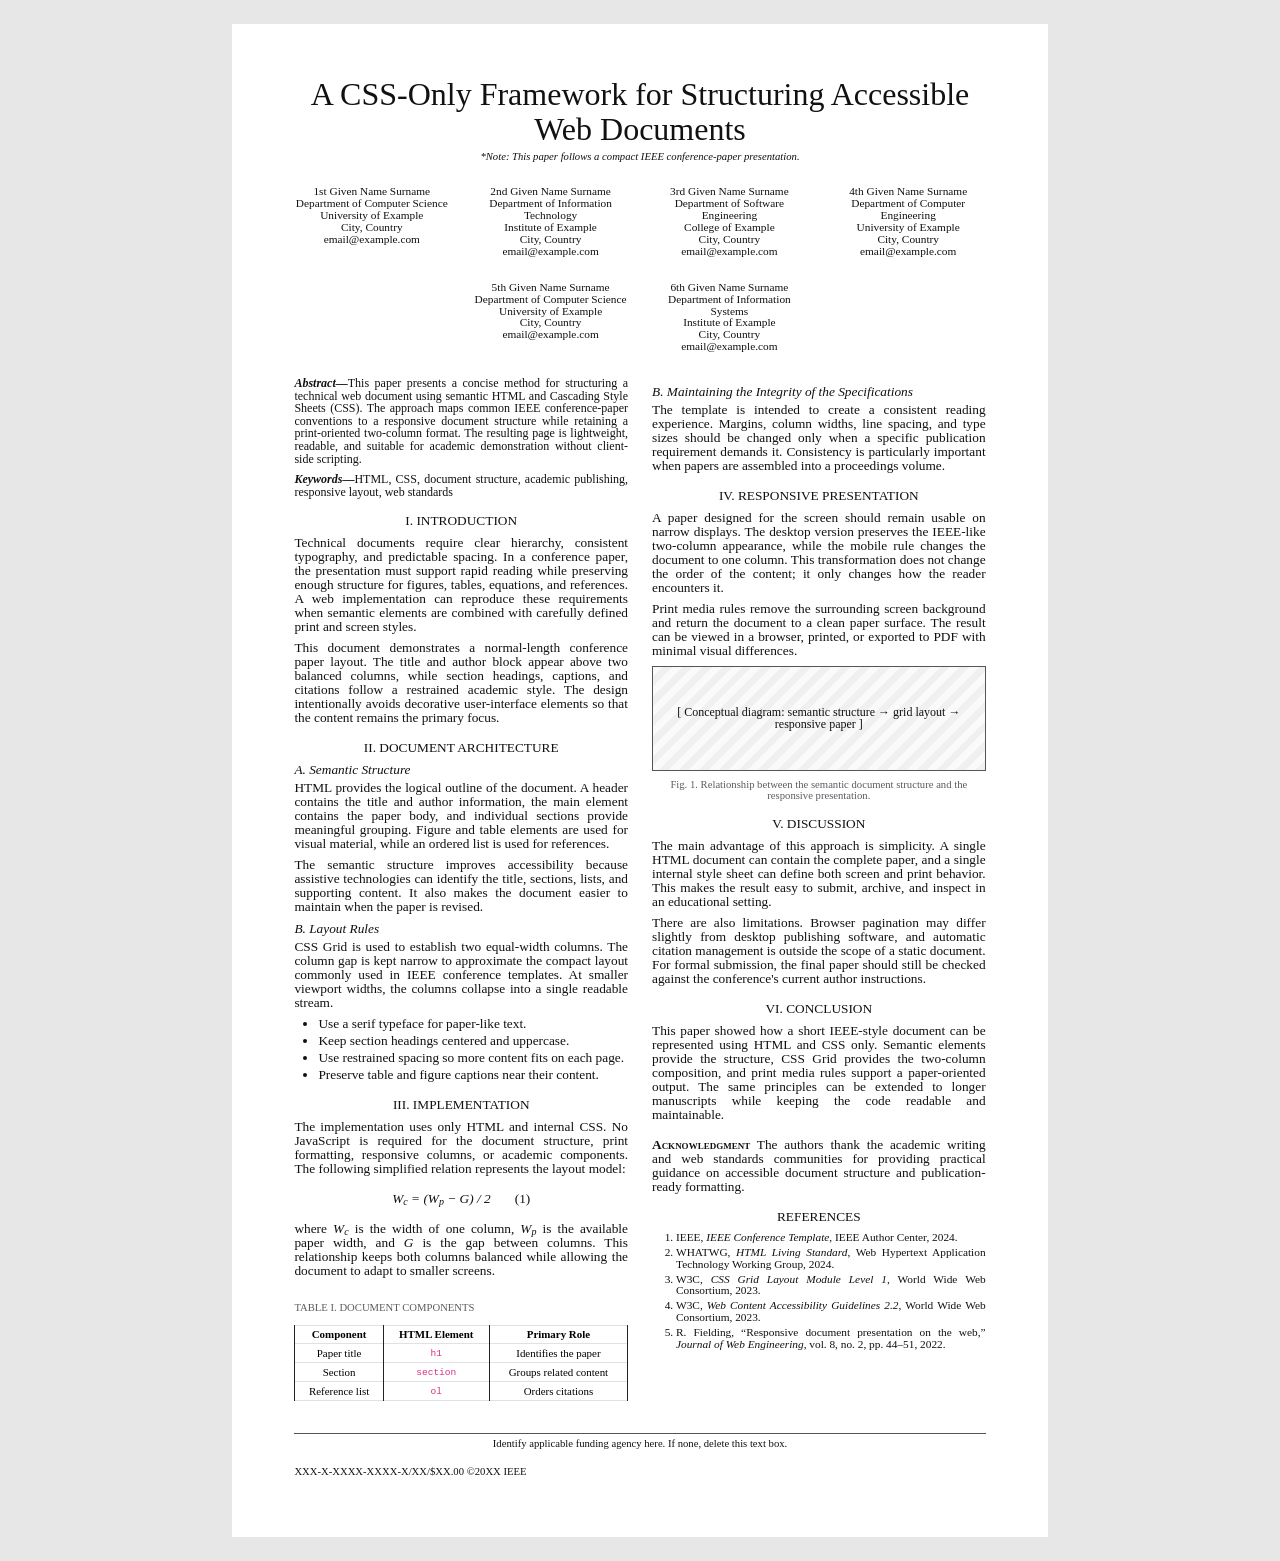
<file: LAB-3-Bootstrap/LAB-2-Bootstrap/IEEE-Bootstrap/IEEE-Paper-bootstrap.html>
<!DOCTYPE html>
<html lang="en">

<head>
  <meta charset="UTF-8">
  <meta name="viewport" content="width=device-width, initial-scale=1.0">
  <meta name="description" content="IEEE conference-style technical paper formatted with HTML and Bootstrap.">
  <title>IEEE Conference Paper</title>

  <!-- Bootstrap 5.3 CSS from the official Bootstrap CDN distribution. -->
  <link href="https://cdn.jsdelivr.net/npm/bootstrap@5.3.3/dist/css/bootstrap.min.css" rel="stylesheet"
    integrity="sha384-QWTKZyjpPEjISv5WaRU9OFeRpok6YctnYmDr5pNlyT2bRjXh0JMhjY6hW+ALEwIH" crossorigin="anonymous">

  <style>
    /* Bootstrap handles the responsive grid, spacing, alignment, table,
       and utility styling. These rules retain only IEEE paper-specific
       typography, print dimensions, and elements Bootstrap cannot reproduce. */
    :root {
      --paper-width: 8.5in;
      --ink: #111;
      --rule: #222;
    }

    @page {
      size: Letter;
      margin: .55in .65in;
    }

    html {
      background: #e7e7e7;
    }

    body {
      width: min(100%, var(--paper-width));
      min-height: 11in;
      margin: 24px auto;
      padding: .55in .65in;
      color: var(--ink);
      background: #fff;
      font-family: "Times New Roman", Times, serif;
      font-size: 10pt;
      line-height: 1.05;
      text-align: justify;
    }

    h1,
    h2,
    h3,
    p {
      margin-top: 0;
    }

    .paper-title {
      font-size: 24pt;
      line-height: 1.1;
      font-weight: 400;
    }

    .subtitle-note {
      font-size: 8pt;
    }

    .authors {
      font-size: 8.5pt;
      line-height: 1.05;
    }

    .author strong {
      display: block;
      font-weight: 400;
    }

    .author em {
      font-style: normal;
    }

    .paper-grid {
      align-items: start;
    }

    .abstract,
    .keywords {
      font-size: 9pt;
      line-height: 1.05;
    }

    .abstract b,
    .keywords b {
      font-style: italic;
    }

    .section-heading {
      font-size: 10pt;
      line-height: 1.05;
      font-weight: 400;
    }

    .subheading {
      font-size: 10pt;
      line-height: 1.05;
      font-weight: 400;
      font-style: italic;
    }

    p {
      margin-bottom: 7px;
    }

    ul,
    ol {
      margin-top: 3px;
      margin-bottom: 8px;
    }

    li {
      margin-bottom: 3px;
    }

    .equation {
      font-style: italic;
    }

    .equation-number {
      font-style: normal;
    }

    .table-wrap {
      break-inside: avoid;
    }

    table {
      font-size: 8.2pt;
    }

    caption {
      caption-side: top;
      font-size: 8pt;
      font-variant: small-caps;
    }

    th,
    td {
      padding: 3px 4px !important;
      border-color: var(--rule) !important;
    }

    .figure-placeholder {
      min-height: 105px;
      border: 1px solid #555;
      background: repeating-linear-gradient(135deg, #fafafa, #fafafa 7px, #f0f0f0 7px, #f0f0f0 14px);
      font-size: 9pt;
    }

    .figure-caption {
      font-size: 8pt;
    }

    .references ol {
      font-size: 8.5pt;
      line-height: 1.05;
    }

    .acknowledgment strong {
      font-variant: small-caps;
    }

    .funding-note {
      border-top: 1px solid #555;
      font-size: 8pt;
    }

    .copyright {
      font-size: 8pt;
    }

    @media print {
      html {
        background: #fff;
      }

      body {
        width: auto;
        min-height: auto;
        margin: 0;
        padding: 0;
      }
    }

    @media (max-width: 767.98px) {
      body {
        width: 100%;
        min-height: auto;
        margin: 0;
        padding: 28px 20px;
      }

      .paper-title {
        font-size: 20pt;
      }
    }
  </style>
</head>

<body>
  <header>
    <h1 class="paper-title text-center mb-1">A CSS-Only Framework for Structuring Accessible Web Documents</h1>
    <p class="subtitle-note text-center mb-4"><em>*Note: This paper follows a compact IEEE conference-paper
        presentation.</em></p>

    <section class="authors row row-cols-2 row-cols-md-4 g-3 g-md-4 text-center mb-4" aria-label="Authors">
      <div class="author col"><strong>1st Given Name Surname</strong><em>Department of Computer
          Science</em><br>University of Example<br>City, Country<br>email@example.com</div>
      <div class="author col"><strong>2nd Given Name Surname</strong><em>Department of Information
          Technology</em><br>Institute of Example<br>City, Country<br>email@example.com</div>
      <div class="author col"><strong>3rd Given Name Surname</strong><em>Department of Software
          Engineering</em><br>College of Example<br>City, Country<br>email@example.com</div>
      <div class="author col"><strong>4th Given Name Surname</strong><em>Department of Computer
          Engineering</em><br>University of Example<br>City, Country<br>email@example.com</div>
      <div class="author col offset-md-3"><strong>5th Given Name Surname</strong><em>Department of Computer
          Science</em><br>University of Example<br>City, Country<br>email@example.com</div>
      <div class="author col"><strong>6th Given Name Surname</strong><em>Department of Information
          Systems</em><br>Institute of Example<br>City, Country<br>email@example.com</div>
    </section>
  </header>

  <main class="paper-grid row g-4">
    <div class="column col-12 col-md-6">
      <p class="abstract mb-2"><b>Abstract—</b>This paper presents a concise method for structuring a technical web
        document using semantic HTML and Cascading Style Sheets (CSS). The approach maps common IEEE conference-paper
        conventions to a responsive document structure while retaining a print-oriented two-column format. The resulting
        page is lightweight, readable, and suitable for academic demonstration without client-side scripting.</p>
      <p class="keywords mb-2"><b>Keywords—</b>HTML, CSS, document structure, academic publishing, responsive layout,
        web standards</p>

      <h2 class="section-heading text-center text-uppercase fw-normal mt-3 mb-2">I. INTRODUCTION</h2>
      <p class="dropcap">Technical documents require clear hierarchy, consistent typography, and predictable spacing. In
        a conference paper, the presentation must support rapid reading while preserving enough structure for figures,
        tables, equations, and references. A web implementation can reproduce these requirements when semantic elements
        are combined with carefully defined print and screen styles.</p>
      <p>This document demonstrates a normal-length conference paper layout. The title and author block appear above two
        balanced columns, while section headings, captions, and citations follow a restrained academic style. The design
        intentionally avoids decorative user-interface elements so that the content remains the primary focus.</p>

      <h2 class="section-heading text-center text-uppercase fw-normal mt-3 mb-2">II. DOCUMENT ARCHITECTURE</h2>
      <h3 class="subheading text-start mt-2 mb-1">A. Semantic Structure</h3>
      <p>HTML provides the logical outline of the document. A header contains the title and author information, the main
        element contains the paper body, and individual sections provide meaningful grouping. Figure and table elements
        are used for visual material, while an ordered list is used for references.</p>
      <p>The semantic structure improves accessibility because assistive technologies can identify the title, sections,
        lists, and supporting content. It also makes the document easier to maintain when the paper is revised.</p>

      <h3 class="subheading text-start mt-2 mb-1">B. Layout Rules</h3>
      <p>CSS Grid is used to establish two equal-width columns. The column gap is kept narrow to approximate the compact
        layout commonly used in IEEE conference templates. At smaller viewport widths, the columns collapse into a
        single readable stream.</p>
      <ul class="ps-4">
        <li>Use a serif typeface for paper-like text.</li>
        <li>Keep section headings centered and uppercase.</li>
        <li>Use restrained spacing so more content fits on each page.</li>
        <li>Preserve table and figure captions near their content.</li>
      </ul>

      <h2 class="section-heading text-center text-uppercase fw-normal mt-3 mb-2">III. IMPLEMENTATION</h2>
      <p>The implementation uses only HTML and internal CSS. No JavaScript is required for the document structure, print
        formatting, responsive columns, or academic components. The following simplified relation represents the layout
        model:</p>
      <div class="equation d-flex justify-content-center align-items-center gap-4 my-3"><span>W<sub>c</sub> =
          (W<sub>p</sub> − G) / 2</span><span class="equation-number">(1)</span></div>
      <p>where <i>W<sub>c</sub></i> is the width of one column, <i>W<sub>p</sub></i> is the available paper width, and
        <i>G</i> is the gap between columns. This relationship keeps both columns balanced while allowing the document
        to adapt to smaller screens.</p>

      <div class="table-wrap text-center my-3">
        <table class="table table-bordered table-sm align-middle text-center mb-0">
          <caption class="mb-1">TABLE I. DOCUMENT COMPONENTS</caption>
          <thead>
            <tr>
              <th scope="col">Component</th>
              <th scope="col">HTML Element</th>
              <th scope="col">Primary Role</th>
            </tr>
          </thead>
          <tbody>
            <tr>
              <td>Paper title</td>
              <td><code>h1</code></td>
              <td>Identifies the paper</td>
            </tr>
            <tr>
              <td>Section</td>
              <td><code>section</code></td>
              <td>Groups related content</td>
            </tr>
            <tr>
              <td>Reference list</td>
              <td><code>ol</code></td>
              <td>Orders citations</td>
            </tr>
          </tbody>
        </table>
      </div>
    </div>

    <div class="column col-12 col-md-6">
      <h3 class="subheading text-start mt-2 mb-1">B. Maintaining the Integrity of the Specifications</h3>
      <p>The template is intended to create a consistent reading experience. Margins, column widths, line spacing, and
        type sizes should be changed only when a specific publication requirement demands it. Consistency is
        particularly important when papers are assembled into a proceedings volume.</p>

      <h2 class="section-heading text-center text-uppercase fw-normal mt-3 mb-2">IV. RESPONSIVE PRESENTATION</h2>
      <p>A paper designed for the screen should remain usable on narrow displays. The desktop version preserves the
        IEEE-like two-column appearance, while the mobile rule changes the document to one column. This transformation
        does not change the order of the content; it only changes how the reader encounters it.</p>
      <p>Print media rules remove the surrounding screen background and return the document to a clean paper surface.
        The result can be viewed in a browser, printed, or exported to PDF with minimal visual differences.</p>

      <div class="figure-placeholder d-flex justify-content-center align-items-center text-center my-2">[ Conceptual
        diagram: semantic structure → grid layout → responsive paper ]</div>
      <p class="figure-caption text-center mb-3">Fig. 1. Relationship between the semantic document structure and the
        responsive presentation.</p>

      <h2 class="section-heading text-center text-uppercase fw-normal mt-3 mb-2">V. DISCUSSION</h2>
      <p>The main advantage of this approach is simplicity. A single HTML document can contain the complete paper, and a
        single internal style sheet can define both screen and print behavior. This makes the result easy to submit,
        archive, and inspect in an educational setting.</p>
      <p>There are also limitations. Browser pagination may differ slightly from desktop publishing software, and
        automatic citation management is outside the scope of a static document. For formal submission, the final paper
        should still be checked against the conference's current author instructions.</p>

      <h2 class="section-heading text-center text-uppercase fw-normal mt-3 mb-2">VI. CONCLUSION</h2>
      <p>This paper showed how a short IEEE-style document can be represented using HTML and CSS only. Semantic elements
        provide the structure, CSS Grid provides the two-column composition, and print media rules support a
        paper-oriented output. The same principles can be extended to longer manuscripts while keeping the code readable
        and maintainable.</p>

      <p class="acknowledgment mt-3"><strong>Acknowledgment</strong> The authors thank the academic writing and web
        standards communities for providing practical guidance on accessible document structure and publication-ready
        formatting.</p>

      <section class="references mt-3" aria-label="References">
        <h2 class="section-heading text-center text-uppercase fw-normal mt-3 mb-2">REFERENCES</h2>
        <ol class="ps-4">
          <li>IEEE, <i>IEEE Conference Template</i>, IEEE Author Center, 2024.</li>
          <li>WHATWG, <i>HTML Living Standard</i>, Web Hypertext Application Technology Working Group, 2024.</li>
          <li>W3C, <i>CSS Grid Layout Module Level 1</i>, World Wide Web Consortium, 2023.</li>
          <li>W3C, <i>Web Content Accessibility Guidelines 2.2</i>, World Wide Web Consortium, 2023.</li>
          <li>R. Fielding, “Responsive document presentation on the web,” <i>Journal of Web Engineering</i>, vol. 8, no.
            2, pp. 44–51, 2022.</li>
        </ol>
      </section>
    </div>
  </main>

  <p class="funding-note text-center mt-3 pt-1">Identify applicable funding agency here. If none, delete this text box.
  </p>
  <p class="copyright mt-3">XXX-X-XXXX-XXXX-X/XX/$XX.00 ©20XX IEEE</p>
</body>

</html>
</file>
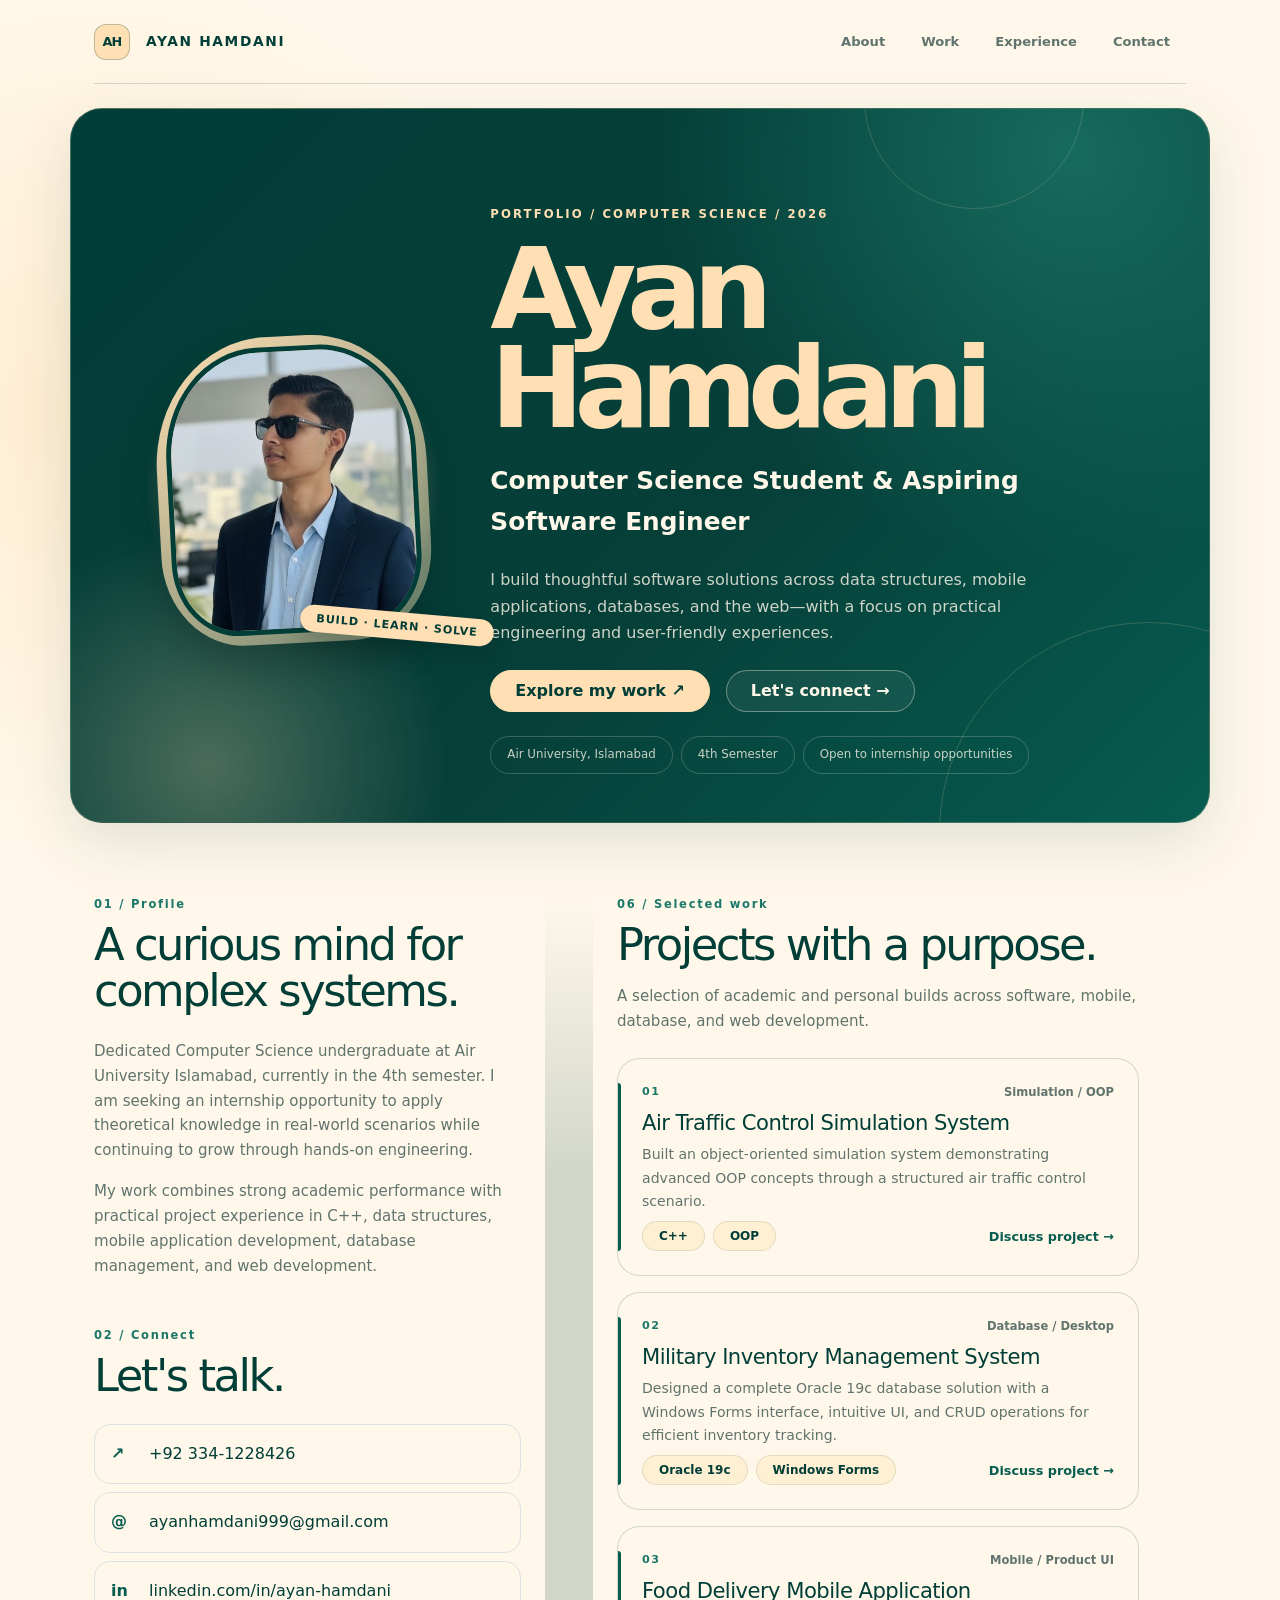
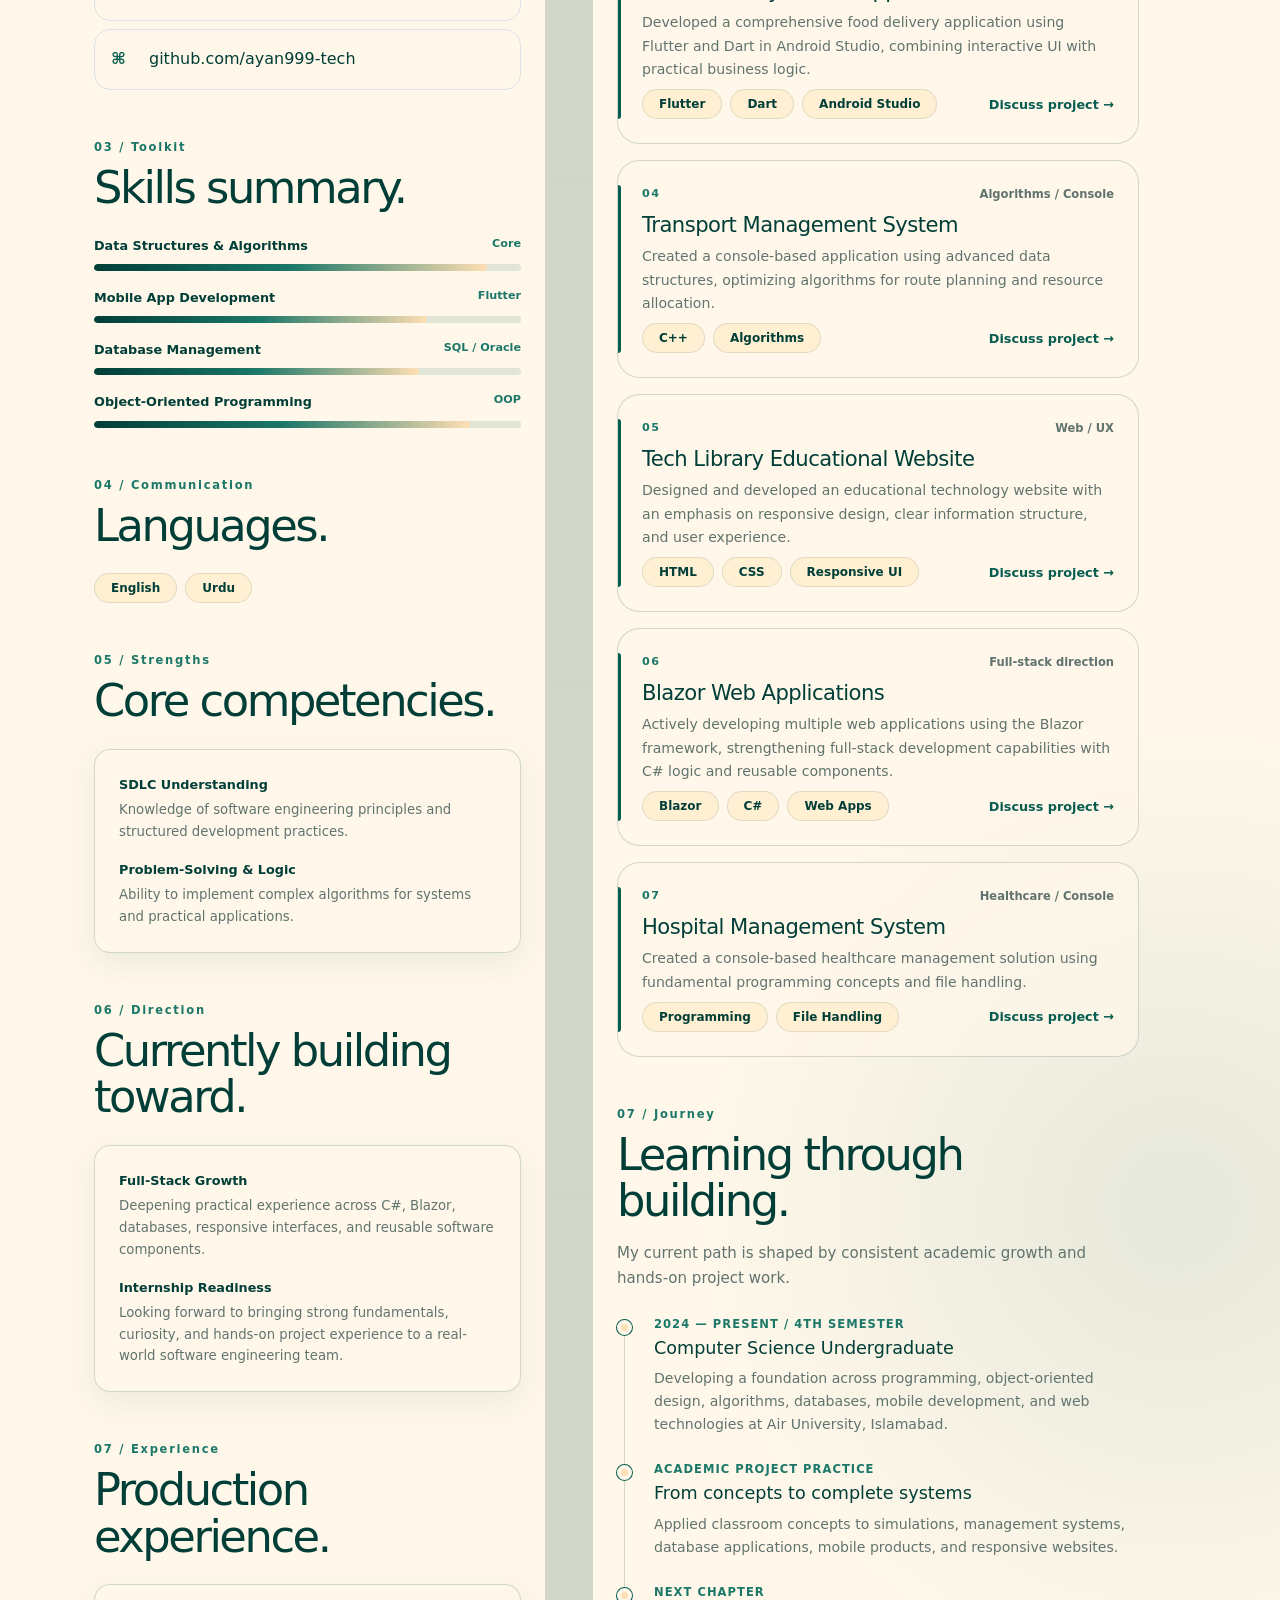
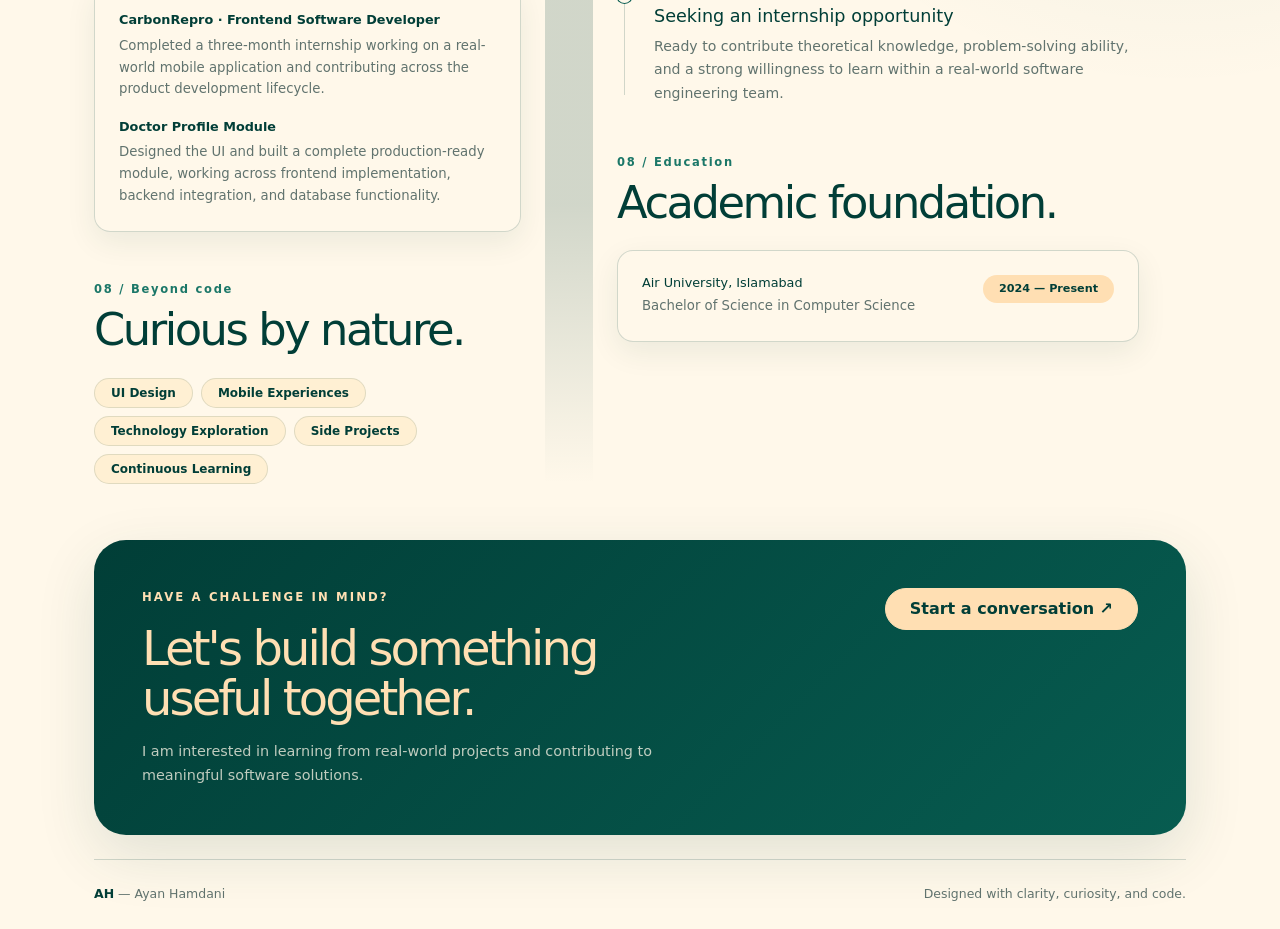
<file: LAB-3-Bootstrap/LAB-2-Bootstrap/Portfolio-Bootstrap/portfolio-bootstrap.html>
<!DOCTYPE html>
<html lang="en">

<head>
  <meta charset="UTF-8" />
  <meta name="viewport" content="width=device-width, initial-scale=1.0" />
  <meta name="description"
    content="Portfolio of Ayan Hamdani, a Computer Science student and aspiring software engineer." />
  <title>Ayan Hamdani | Computer Science Student</title>

  <!-- Bootstrap 5.3 CSS from the official Bootstrap CDN distribution. -->
  <link href="https://cdn.jsdelivr.net/npm/bootstrap@5.3.3/dist/css/bootstrap.min.css" rel="stylesheet"
    integrity="sha384-QWTKZyjpPEjISv5WaRU9OFeRpok6YctnYmDr5pNlyT2bRjXh0JMhjY6hW+ALEwIH" crossorigin="anonymous" />

  <style>
    /* Bootstrap provides the layout, spacing, responsive behavior, buttons,
       badges, cards, progress bars, and utilities. These rules only define
       this portfolio's brand palette and visual details Bootstrap cannot cover. */
    :root {
      --butter: #ffdfb3;
      --butter-soft: #fff0d3;
      --green-950: #013e37;
      --green-900: #063f38;
      --green-800: #075c50;
      --green-700: #1b7768;
      --cream: #fff8ea;
      --cream-deep: #f7ecd8;
      --ink: #162c29;
      --muted: #61736e;
      --line: rgba(1, 62, 55, 0.18);
      --shadow: 0 20px 60px rgba(1, 62, 55, 0.12);
      --shadow-soft: 0 10px 30px rgba(1, 62, 55, 0.08);
    }

    html {
      scroll-behavior: smooth;
    }

    body {
      color: var(--ink);
      background:
        radial-gradient(circle at 8% 10%, rgba(255, 223, 179, 0.48), transparent 28rem),
        radial-gradient(circle at 92% 68%, rgba(7, 92, 80, 0.10), transparent 30rem),
        var(--cream);
      font-family: Inter, ui-sans-serif, system-ui, -apple-system, BlinkMacSystemFont, "Segoe UI", sans-serif;
      line-height: 1.65;
    }

    a {
      color: inherit;
      text-decoration: none;
    }

    img {
      display: block;
      max-width: 100%;
    }

    ::selection {
      color: var(--green-950);
      background: var(--butter);
    }

    .text-brand-dark {
      color: var(--green-950) !important;
    }

    .text-brand {
      color: var(--green-800) !important;
    }

    .text-muted-brand {
      color: var(--muted) !important;
    }

    .border-brand {
      border-color: var(--line) !important;
    }

    .bg-cream {
      background-color: var(--cream) !important;
    }

    .bg-butter {
      background-color: var(--butter) !important;
    }

    .bg-butter-soft {
      background-color: var(--butter-soft) !important;
    }

    .shadow-brand {
      box-shadow: var(--shadow);
    }

    .shadow-brand-soft {
      box-shadow: var(--shadow-soft);
    }

    .rounded-brand {
      border-radius: 1rem !important;
    }

    .rounded-brand-lg {
      border-radius: 1.4rem !important;
    }

    .rounded-brand-xl {
      border-radius: 2rem !important;
    }

    .site-header {
      min-height: 84px;
      border-bottom: 1px solid var(--line);
    }

    .brand {
      color: var(--green-950);
      font-size: .86rem;
      font-weight: 800;
      letter-spacing: .12em;
      text-transform: uppercase;
    }

    .brand-mark {
      display: inline-grid;
      width: 36px;
      height: 36px;
      place-items: center;
      color: var(--green-950);
      background: var(--butter);
      border: 1px solid rgba(1, 62, 55, .25);
      border-radius: .75rem;
      font-size: .8rem;
      letter-spacing: -.06em;
    }

    .site-nav a {
      color: var(--muted);
      font-size: .82rem;
      font-weight: 700;
      transition: color .18s ease, background-color .18s ease, transform .18s ease;
    }

    .site-nav a:hover,
    .site-nav a:focus-visible {
      color: var(--green-950);
      background: var(--butter);
      transform: translateY(-1px);
    }

    .hero {
      position: relative;
      isolation: isolate;
      overflow: hidden;
      color: var(--cream);
      background:
        radial-gradient(circle at 12% 92%, rgba(255, 223, 179, .28), transparent 15rem),
        radial-gradient(circle at 88% 6%, rgba(27, 119, 104, .78), transparent 26rem),
        linear-gradient(135deg, var(--green-950), var(--green-900) 56%, var(--green-800));
      border: 1px solid rgba(255, 223, 179, .2);
    }

    .hero::before,
    .hero::after {
      position: absolute;
      z-index: -1;
      border: 1px solid rgba(255, 223, 179, .17);
      border-radius: 50%;
      content: "";
    }

    .hero::before {
      width: 420px;
      height: 420px;
      right: -150px;
      bottom: -220px;
    }

    .hero::after {
      width: 220px;
      height: 220px;
      right: 11%;
      top: -120px;
    }

    .portrait-halo {
      position: absolute;
      width: min(28vw, 300px);
      aspect-ratio: 1;
      background: radial-gradient(circle, rgba(255, 223, 179, .96), rgba(255, 223, 179, .2) 55%, transparent 70%);
      filter: blur(2px);
    }

    .portrait-frame {
      position: relative;
      width: min(100%, 270px);
      aspect-ratio: .88;
      padding: 10px;
      background: linear-gradient(145deg, var(--butter), rgba(255, 223, 179, .35));
      border-radius: 42% 42% 30% 30%;
      box-shadow: 0 22px 40px rgba(0, 0, 0, .2);
      transform: rotate(-3deg);
      transition: transform .26s ease, box-shadow .26s ease;
    }

    .portrait-frame:hover {
      transform: rotate(0deg) translateY(-5px);
      box-shadow: 0 26px 50px rgba(0, 0, 0, .28);
    }

    .portrait-frame img {
      width: 100%;
      height: 100%;
      object-fit: cover;
      border: 5px solid var(--green-950);
      border-radius: 38% 38% 26% 26%;
      background: linear-gradient(135deg, var(--green-800), var(--green-950));
    }

    .portrait-caption {
      position: absolute;
      right: -28px;
      bottom: 28px;
      color: var(--green-950);
      font-size: .7rem;
      font-weight: 900;
      letter-spacing: .08em;
      text-transform: uppercase;
      transform: rotate(5deg);
      box-shadow: 0 10px 25px rgba(0, 0, 0, .16);
    }

    .eyebrow {
      color: var(--butter);
      font-size: .73rem;
      font-weight: 900;
      letter-spacing: .18em;
      text-transform: uppercase;
    }

    .hero h1 {
      color: var(--butter);
      font-size: clamp(3.5rem, 9vw, 7rem);
      font-weight: 850;
      letter-spacing: -.085em;
      line-height: .88;
    }

    .hero-role {
      color: var(--cream);
      font-size: clamp(1.15rem, 2vw, 1.55rem);
      font-weight: 700;
    }

    .hero-summary {
      max-width: 600px;
      color: rgba(255, 248, 234, .8);
    }

    .button-primary {
      color: var(--green-950);
      background: var(--butter);
      border-color: var(--butter);
    }

    .button-primary:hover,
    .button-primary:focus {
      color: var(--green-950);
      background: var(--butter-soft);
      border-color: var(--butter-soft);
      transform: translateY(-2px);
    }

    .button-secondary {
      color: var(--cream);
      border-color: rgba(255, 248, 234, .38);
      background: rgba(255, 248, 234, .06);
    }

    .button-secondary:hover,
    .button-secondary:focus {
      color: var(--green-950);
      border-color: var(--butter);
      background: var(--butter);
      transform: translateY(-2px);
    }

    .button-primary,
    .button-secondary {
      transition: transform .18s ease, background-color .18s ease, color .18s ease, border-color .18s ease;
    }

    .meta-pill {
      color: rgba(255, 248, 234, .78);
      border-color: rgba(255, 248, 234, .2) !important;
      font-size: .74rem;
    }

    .section-index {
      color: var(--green-700);
      font-size: .72rem;
      font-weight: 900;
      letter-spacing: .15em;
    }

    .section-heading h2 {
      color: var(--green-950);
      font-size: clamp(1.8rem, 3.5vw, 2.8rem);
      letter-spacing: -.055em;
      line-height: 1.04;
    }

    .section-heading p,
    .about-copy {
      color: var(--muted);
      font-size: .94rem;
    }

    .contact-list a {
      color: var(--green-950);
      background: rgba(255, 248, 234, .5);
      font-size: 1rem;
      overflow-wrap: anywhere;
      transition: background-color .18s ease, border-color .18s ease, transform .18s ease;
    }

    .contact-list a:hover {
      background: var(--butter);
      border-color: var(--line) !important;
      transform: translateX(3px);
    }

    .contact-icon {
      flex: 0 0 22px;
      color: var(--green-800);
      font-weight: 900;
    }

    .skill-label {
      color: var(--green-950);
      font-size: .8rem;
      font-weight: 750;
    }

    .skill-label span:last-child {
      color: var(--green-700);
      font-size: .7rem;
    }

    .skill-track {
      height: 7px;
      background: rgba(7, 92, 80, .12);
    }

    .skill-fill {
      background: linear-gradient(90deg, var(--green-950), var(--green-700), var(--butter));
    }

    .tag {
      color: var(--green-950);
      background: var(--butter-soft);
      border: 1px solid rgba(1, 62, 55, .12);
      font-size: .75rem;
      font-weight: 750;
    }

    .competency-card,
    .education-card {
      background: rgba(255, 248, 234, .72);
      border-color: var(--line) !important;
    }

    .competency-card p,
    .education-card p {
      color: var(--muted);
      font-size: .83rem;
    }

    .competency-card strong,
    .education-card h3 {
      color: var(--green-950);
      font-size: .8rem;
    }

    .project-card {
      position: relative;
      overflow: hidden;
      background: rgba(255, 248, 234, .66);
      border-color: var(--line) !important;
      transition: transform .22s ease, background-color .22s ease, border-color .22s ease, box-shadow .22s ease;
    }

    .project-card::before {
      position: absolute;
      top: 24px;
      bottom: 24px;
      left: 0;
      width: 3px;
      background: var(--green-800);
      border-radius: 0 4px 4px 0;
      content: "";
      transition: background-color .22s ease;
    }

    .project-card:hover {
      background: var(--cream);
      border-color: rgba(7, 92, 80, .32) !important;
      box-shadow: var(--shadow-soft);
      transform: translateY(-4px);
    }

    .project-card:hover::before {
      background: var(--butter);
    }

    .project-number {
      color: var(--green-700);
      font-size: .7rem;
      font-weight: 900;
      letter-spacing: .12em;
    }

    .project-type {
      color: var(--muted);
      font-size: .72rem;
      font-weight: 800;
    }

    .project-card h3 {
      color: var(--green-950);
      font-size: clamp(1.1rem, 2vw, 1.32rem);
      letter-spacing: -.025em;
    }

    .project-card p {
      color: var(--muted);
      font-size: .88rem;
    }

    .project-link {
      color: var(--green-800);
      font-size: .8rem;
      font-weight: 900;
    }

    .project-link span {
      display: inline-block;
      transition: transform .18s ease;
    }

    .project-link:hover span {
      transform: translateX(5px);
    }

    .column-divider {
      width: 1px;
      background: linear-gradient(to bottom, transparent, var(--line) 10%, var(--line) 90%, transparent);
    }

    .timeline {
      position: relative;
    }

    .timeline::before {
      position: absolute;
      top: 9px;
      bottom: 10px;
      left: 7px;
      width: 1px;
      background: var(--line);
      content: "";
    }

    .timeline-dot {
      position: relative;
      z-index: 1;
      width: 15px;
      height: 15px;
      margin-top: 5px;
      background: var(--butter);
      border: 4px solid var(--cream);
      border-radius: 50%;
      box-shadow: 0 0 0 1px var(--green-800);
    }

    .timeline-date {
      color: var(--green-700);
      font-size: .72rem;
      font-weight: 900;
      letter-spacing: .09em;
      text-transform: uppercase;
    }

    .timeline-item h3 {
      color: var(--green-950);
      font-size: 1.1rem;
    }

    .timeline-item>div>p:last-child {
      color: var(--muted);
      font-size: .88rem;
    }

    .education-year {
      color: var(--green-950);
      background: var(--butter);
      font-size: .7rem;
      font-weight: 900;
    }

    .closing-cta {
      color: var(--cream);
      background: linear-gradient(135deg, var(--green-950), var(--green-800));
    }

    .closing-cta h2 {
      max-width: 580px;
      color: var(--butter);
      font-size: clamp(1.8rem, 4vw, 3rem);
      letter-spacing: -.06em;
      line-height: 1.05;
    }

    .closing-cta p:last-child {
      max-width: 520px;
      color: rgba(255, 248, 234, .75);
      font-size: .9rem;
    }

    .site-footer {
      color: var(--muted);
      border-top: 1px solid var(--line);
      font-size: .78rem;
    }

    .site-footer strong {
      color: var(--green-950);
    }

    :focus-visible {
      outline: 3px solid var(--butter);
      outline-offset: 4px;
    }

    @media (max-width: 767.98px) {
      .site-header {
        min-height: 112px;
      }

      .portrait-caption {
        right: 7%;
        bottom: 14px;
      }

      .portrait-frame {
        width: min(68vw, 240px);
      }

      .column-divider {
        width: 100%;
        height: 1px;
        background: linear-gradient(to right, transparent, var(--line) 10%, var(--line) 90%, transparent);
      }

      .closing-cta .btn {
        width: 100%;
      }
    }

    @media (prefers-reduced-motion: reduce) {
      html {
        scroll-behavior: auto;
      }

      *,
      *::before,
      *::after {
        transition-duration: .01ms !important;
        animation-duration: .01ms !important;
      }
    }
  </style>
</head>

<body>
  <div class="container-xl px-3 px-sm-4">
    <header
      class="site-header d-flex flex-column flex-md-row align-items-start align-items-md-center justify-content-between gap-3 py-3">
      <a class="brand d-inline-flex align-items-center gap-3" href="#top" aria-label="Ayan Hamdani home">
        <span class="brand-mark">AH</span><span>Ayan Hamdani</span>
      </a>
      <nav class="site-nav d-flex flex-wrap align-items-center gap-1" aria-label="Primary navigation">
        <a class="px-2 px-sm-3 py-2 rounded-pill" href="#about">About</a>
        <a class="px-2 px-sm-3 py-2 rounded-pill" href="#work">Work</a>
        <a class="px-2 px-sm-3 py-2 rounded-pill" href="#experience">Experience</a>
        <a class="px-2 px-sm-3 py-2 rounded-pill" href="#contact">Contact</a>
      </nav>
    </header>

    <main id="top">
      <section class="hero row align-items-center g-4 g-lg-5 min-vh-50 my-4 p-4 p-md-5 rounded-brand-xl shadow-brand"
        aria-labelledby="hero-title">
        <div
          class="hero-portrait col-12 col-md-4 d-flex justify-content-center align-items-center position-relative py-3 py-md-4">
          <div class="portrait-halo" aria-hidden="true"></div>
          <!-- Replace the src value below with your own hosted profile-image URL. -->
          <div class="portrait-frame"><img src="ayan.jpeg" alt="Portrait of Ayan Hamdani" /></div>
          <span class="portrait-caption badge rounded-pill bg-butter px-3 py-2">Build · Learn · Solve</span>
        </div>
        <div class="hero-copy col-12 col-md-8">
          <p class="eyebrow mb-3">Portfolio / Computer Science / 2026</p>
          <h1 id="hero-title" class="mb-0">Ayan<br />Hamdani</h1>
          <p class="hero-role my-4">Computer Science Student &amp; Aspiring Software Engineer</p>
          <p class="hero-summary mb-0">I build thoughtful software solutions across data structures, mobile
            applications, databases, and the web—with a focus on practical engineering and user-friendly experiences.
          </p>
          <div class="hero-actions d-flex flex-wrap gap-3 mt-4">
            <a class="btn button-primary rounded-pill px-4 py-2 fw-bold" href="#work">Explore my work <span
                aria-hidden="true">↗</span></a>
            <a class="btn button-secondary rounded-pill px-4 py-2 fw-bold" href="mailto:ayanhamdani999@gmail.com">Let's
              connect <span aria-hidden="true">→</span></a>
          </div>
          <div class="hero-meta d-flex flex-wrap gap-2 mt-4" aria-label="Profile highlights">
            <span class="meta-pill border rounded-pill px-3 py-2">Air University, Islamabad</span>
            <span class="meta-pill border rounded-pill px-3 py-2">4th Semester</span>
            <span class="meta-pill border rounded-pill px-3 py-2">Open to internship opportunities</span>
          </div>
        </div>
      </section>

      <section class="portfolio-content row g-5 py-5 py-lg-5" aria-label="Portfolio content">
        <aside class="left-column col-12 col-lg-5 d-flex flex-column gap-5">
          <section id="about" aria-labelledby="about-title">
            <div class="section-heading mb-4"><span class="section-index d-block mb-2">01 / Profile</span>
              <h2 id="about-title" class="mb-0">A curious mind for complex systems.</h2>
            </div>
            <p class="about-copy mb-3">Dedicated Computer Science undergraduate at Air University Islamabad, currently
              in the 4th semester. I am seeking an internship opportunity to apply theoretical knowledge in real-world
              scenarios while continuing to grow through hands-on engineering.</p>
            <p class="about-copy mb-0">My work combines strong academic performance with practical project experience in
              C++, data structures, mobile application development, database management, and web development.</p>
          </section>

          <section id="contact" aria-labelledby="contact-title">
            <div class="section-heading mb-4"><span class="section-index d-block mb-2">02 / Connect</span>
              <h2 id="contact-title" class="mb-0">Let's talk.</h2>
            </div>
            <ul class="contact-list list-unstyled d-grid gap-2 mb-0">
              <li><a class="d-flex align-items-start gap-3 border border-transparent rounded-brand p-3"
                  href="tel:+923341228426"><span class="contact-icon" aria-hidden="true">↗</span><span>+92
                    334-1228426</span></a></li>
              <li><a class="d-flex align-items-start gap-3 border border-transparent rounded-brand p-3"
                  href="mailto:ayanhamdani999@gmail.com"><span class="contact-icon"
                    aria-hidden="true">@</span><span>ayanhamdani999@gmail.com</span></a></li>
              <li><a class="d-flex align-items-start gap-3 border border-transparent rounded-brand p-3"
                  href="https://www.linkedin.com/in/ayan-hamdani" target="_blank" rel="noopener"><span
                    class="contact-icon" aria-hidden="true">in</span><span>linkedin.com/in/ayan-hamdani</span></a></li>
              <li><a class="d-flex align-items-start gap-3 border border-transparent rounded-brand p-3"
                  href="https://github.com/ayan999-tech" target="_blank" rel="noopener"><span class="contact-icon"
                    aria-hidden="true">⌘</span><span>github.com/ayan999-tech</span></a></li>
            </ul>
          </section>

          <section aria-labelledby="skills-title">
            <div class="section-heading mb-4"><span class="section-index d-block mb-2">03 / Toolkit</span>
              <h2 id="skills-title" class="mb-0">Skills summary.</h2>
            </div>
            <div class="skill-group d-grid gap-3">
              <div class="skill-row">
                <div class="skill-label d-flex justify-content-between gap-3 mb-2"><span>Data Structures &amp;
                    Algorithms</span><span>Core</span></div>
                <div class="skill-track progress rounded-pill">
                  <div class="skill-fill progress-bar rounded-pill" style="width: 92%" aria-label="92 percent"></div>
                </div>
              </div>
              <div class="skill-row">
                <div class="skill-label d-flex justify-content-between gap-3 mb-2"><span>Mobile App
                    Development</span><span>Flutter</span></div>
                <div class="skill-track progress rounded-pill">
                  <div class="skill-fill progress-bar rounded-pill" style="width: 78%" aria-label="78 percent"></div>
                </div>
              </div>
              <div class="skill-row">
                <div class="skill-label d-flex justify-content-between gap-3 mb-2"><span>Database
                    Management</span><span>SQL / Oracle</span></div>
                <div class="skill-track progress rounded-pill">
                  <div class="skill-fill progress-bar rounded-pill" style="width: 76%" aria-label="76 percent"></div>
                </div>
              </div>
              <div class="skill-row">
                <div class="skill-label d-flex justify-content-between gap-3 mb-2"><span>Object-Oriented
                    Programming</span><span>OOP</span></div>
                <div class="skill-track progress rounded-pill">
                  <div class="skill-fill progress-bar rounded-pill" style="width: 88%" aria-label="88 percent"></div>
                </div>
              </div>
            </div>
          </section>

          <section aria-labelledby="languages-title">
            <div class="section-heading mb-4"><span class="section-index d-block mb-2">04 / Communication</span>
              <h2 id="languages-title" class="mb-0">Languages.</h2>
            </div>
            <div class="tag-list d-flex flex-wrap gap-2"><span
                class="tag badge rounded-pill px-3 py-2">English</span><span
                class="tag badge rounded-pill px-3 py-2">Urdu</span></div>
          </section>

          <section aria-labelledby="competencies-title">
            <div class="section-heading mb-4"><span class="section-index d-block mb-2">05 / Strengths</span>
              <h2 id="competencies-title" class="mb-0">Core competencies.</h2>
            </div>
            <div class="competency-card rounded-brand border p-4 shadow-brand-soft">
              <p class="mb-3"><strong class="d-block mb-1">SDLC Understanding</strong>Knowledge of software engineering
                principles and structured development practices.</p>
              <p class="mb-0"><strong class="d-block mb-1">Problem-Solving &amp; Logic</strong>Ability to implement
                complex algorithms for systems and practical applications.</p>
            </div>
          </section>

          <section aria-labelledby="focus-title">
            <div class="section-heading mb-4"><span class="section-index d-block mb-2">06 / Direction</span>
              <h2 id="focus-title" class="mb-0">Currently building toward.</h2>
            </div>
            <div class="competency-card rounded-brand border p-4 shadow-brand-soft">
              <p class="mb-3"><strong class="d-block mb-1">Full-Stack Growth</strong>Deepening practical experience
                across C#, Blazor, databases, responsive interfaces, and reusable software components.</p>
              <p class="mb-0"><strong class="d-block mb-1">Internship Readiness</strong>Looking forward to bringing
                strong fundamentals, curiosity, and hands-on project experience to a real-world software engineering
                team.</p>
            </div>
          </section>

          <section aria-labelledby="internship-title">
            <div class="section-heading mb-4"><span class="section-index d-block mb-2">07 / Experience</span>
              <h2 id="internship-title" class="mb-0">Production experience.</h2>
            </div>
            <div class="competency-card rounded-brand border p-4 shadow-brand-soft">
              <p class="mb-3"><strong class="d-block mb-1">CarbonRepro · Frontend Software Developer</strong>Completed a
                three-month internship working on a real-world mobile application and contributing across the product
                development lifecycle.</p>
              <p class="mb-0"><strong class="d-block mb-1">Doctor Profile Module</strong>Designed the UI and built a
                complete production-ready module, working across frontend implementation, backend integration, and
                database functionality.</p>
            </div>
          </section>

          <section aria-labelledby="interests-title">
            <div class="section-heading mb-4"><span class="section-index d-block mb-2">08 / Beyond code</span>
              <h2 id="interests-title" class="mb-0">Curious by nature.</h2>
            </div>
            <div class="tag-list d-flex flex-wrap gap-2"><span class="tag badge rounded-pill px-3 py-2">UI
                Design</span><span class="tag badge rounded-pill px-3 py-2">Mobile Experiences</span><span
                class="tag badge rounded-pill px-3 py-2">Technology Exploration</span><span
                class="tag badge rounded-pill px-3 py-2">Side Projects</span><span
                class="tag badge rounded-pill px-3 py-2">Continuous Learning</span></div>
          </section>
        </aside>

        <div class="column-divider d-none d-lg-block col-lg-1" aria-hidden="true"></div>

        <section class="right-column col-12 col-lg-6 d-flex flex-column gap-5">
          <section id="work" aria-labelledby="work-title">
            <div class="section-heading mb-4"><span class="section-index d-block mb-2">06 / Selected work</span>
              <h2 id="work-title" class="mb-0">Projects with a purpose.</h2>
              <p class="mt-3 mb-0">A selection of academic and personal builds across software, mobile, database, and
                web development.</p>
            </div>
            <div class="project-list d-grid gap-3">
              <article class="project-card rounded-brand-lg border p-4">
                <div class="d-flex align-items-center justify-content-between gap-3 mb-2"><span
                    class="project-number">01</span><span class="project-type">Simulation / OOP</span></div>
                <h3 class="mb-0">Air Traffic Control Simulation System</h3>
                <p class="my-2">Built an object-oriented simulation system demonstrating advanced OOP concepts through a
                  structured air traffic control scenario.</p>
                <div class="d-flex align-items-center justify-content-between flex-wrap gap-3">
                  <div class="tag-list d-flex flex-wrap gap-2"><span
                      class="tag badge rounded-pill px-3 py-2">C++</span><span
                      class="tag badge rounded-pill px-3 py-2">OOP</span></div><a class="project-link"
                    href="#contact">Discuss project <span aria-hidden="true">→</span></a>
                </div>
              </article>
              <article class="project-card rounded-brand-lg border p-4">
                <div class="d-flex align-items-center justify-content-between gap-3 mb-2"><span
                    class="project-number">02</span><span class="project-type">Database / Desktop</span></div>
                <h3 class="mb-0">Military Inventory Management System</h3>
                <p class="my-2">Designed a complete Oracle 19c database solution with a Windows Forms interface,
                  intuitive UI, and CRUD operations for efficient inventory tracking.</p>
                <div class="d-flex align-items-center justify-content-between flex-wrap gap-3">
                  <div class="tag-list d-flex flex-wrap gap-2"><span class="tag badge rounded-pill px-3 py-2">Oracle
                      19c</span><span class="tag badge rounded-pill px-3 py-2">Windows Forms</span></div><a
                    class="project-link" href="#contact">Discuss project <span aria-hidden="true">→</span></a>
                </div>
              </article>
              <article class="project-card rounded-brand-lg border p-4">
                <div class="d-flex align-items-center justify-content-between gap-3 mb-2"><span
                    class="project-number">03</span><span class="project-type">Mobile / Product UI</span></div>
                <h3 class="mb-0">Food Delivery Mobile Application</h3>
                <p class="my-2">Developed a comprehensive food delivery application using Flutter and Dart in Android
                  Studio, combining interactive UI with practical business logic.</p>
                <div class="d-flex align-items-center justify-content-between flex-wrap gap-3">
                  <div class="tag-list d-flex flex-wrap gap-2"><span
                      class="tag badge rounded-pill px-3 py-2">Flutter</span><span
                      class="tag badge rounded-pill px-3 py-2">Dart</span><span
                      class="tag badge rounded-pill px-3 py-2">Android Studio</span></div><a class="project-link"
                    href="#contact">Discuss project <span aria-hidden="true">→</span></a>
                </div>
              </article>
              <article class="project-card rounded-brand-lg border p-4">
                <div class="d-flex align-items-center justify-content-between gap-3 mb-2"><span
                    class="project-number">04</span><span class="project-type">Algorithms / Console</span></div>
                <h3 class="mb-0">Transport Management System</h3>
                <p class="my-2">Created a console-based application using advanced data structures, optimizing
                  algorithms for route planning and resource allocation.</p>
                <div class="d-flex align-items-center justify-content-between flex-wrap gap-3">
                  <div class="tag-list d-flex flex-wrap gap-2"><span
                      class="tag badge rounded-pill px-3 py-2">C++</span><span
                      class="tag badge rounded-pill px-3 py-2">Algorithms</span></div><a class="project-link"
                    href="#contact">Discuss project <span aria-hidden="true">→</span></a>
                </div>
              </article>
              <article class="project-card rounded-brand-lg border p-4">
                <div class="d-flex align-items-center justify-content-between gap-3 mb-2"><span
                    class="project-number">05</span><span class="project-type">Web / UX</span></div>
                <h3 class="mb-0">Tech Library Educational Website</h3>
                <p class="my-2">Designed and developed an educational technology website with an emphasis on responsive
                  design, clear information structure, and user experience.</p>
                <div class="d-flex align-items-center justify-content-between flex-wrap gap-3">
                  <div class="tag-list d-flex flex-wrap gap-2"><span
                      class="tag badge rounded-pill px-3 py-2">HTML</span><span
                      class="tag badge rounded-pill px-3 py-2">CSS</span><span
                      class="tag badge rounded-pill px-3 py-2">Responsive UI</span></div><a class="project-link"
                    href="#contact">Discuss project <span aria-hidden="true">→</span></a>
                </div>
              </article>
              <article class="project-card rounded-brand-lg border p-4">
                <div class="d-flex align-items-center justify-content-between gap-3 mb-2"><span
                    class="project-number">06</span><span class="project-type">Full-stack direction</span></div>
                <h3 class="mb-0">Blazor Web Applications</h3>
                <p class="my-2">Actively developing multiple web applications using the Blazor framework, strengthening
                  full-stack development capabilities with C# logic and reusable components.</p>
                <div class="d-flex align-items-center justify-content-between flex-wrap gap-3">
                  <div class="tag-list d-flex flex-wrap gap-2"><span
                      class="tag badge rounded-pill px-3 py-2">Blazor</span><span
                      class="tag badge rounded-pill px-3 py-2">C#</span><span
                      class="tag badge rounded-pill px-3 py-2">Web Apps</span></div><a class="project-link"
                    href="#contact">Discuss project <span aria-hidden="true">→</span></a>
                </div>
              </article>
              <article class="project-card rounded-brand-lg border p-4">
                <div class="d-flex align-items-center justify-content-between gap-3 mb-2"><span
                    class="project-number">07</span><span class="project-type">Healthcare / Console</span></div>
                <h3 class="mb-0">Hospital Management System</h3>
                <p class="my-2">Created a console-based healthcare management solution using fundamental programming
                  concepts and file handling.</p>
                <div class="d-flex align-items-center justify-content-between flex-wrap gap-3">
                  <div class="tag-list d-flex flex-wrap gap-2"><span
                      class="tag badge rounded-pill px-3 py-2">Programming</span><span
                      class="tag badge rounded-pill px-3 py-2">File Handling</span></div><a class="project-link"
                    href="#contact">Discuss project <span aria-hidden="true">→</span></a>
                </div>
              </article>
            </div>
          </section>

          <section id="experience" aria-labelledby="experience-title">
            <div class="section-heading mb-4"><span class="section-index d-block mb-2">07 / Journey</span>
              <h2 id="experience-title" class="mb-0">Learning through building.</h2>
              <p class="mt-3 mb-0">My current path is shaped by consistent academic growth and hands-on project work.
              </p>
            </div>
            <div class="timeline d-grid gap-4">
              <article class="timeline-item d-grid" style="grid-template-columns: 18px minmax(0, 1fr); gap: 19px;"><span
                  class="timeline-dot" aria-hidden="true"></span>
                <div>
                  <p class="timeline-date mb-1">2024 — Present / 4th Semester</p>
                  <h3 class="mb-0">Computer Science Undergraduate</h3>
                  <p class="mb-0 mt-2">Developing a foundation across programming, object-oriented design, algorithms,
                    databases, mobile development, and web technologies at Air University, Islamabad.</p>
                </div>
              </article>
              <article class="timeline-item d-grid" style="grid-template-columns: 18px minmax(0, 1fr); gap: 19px;"><span
                  class="timeline-dot" aria-hidden="true"></span>
                <div>
                  <p class="timeline-date mb-1">Academic project practice</p>
                  <h3 class="mb-0">From concepts to complete systems</h3>
                  <p class="mb-0 mt-2">Applied classroom concepts to simulations, management systems, database
                    applications, mobile products, and responsive websites.</p>
                </div>
              </article>
              <article class="timeline-item d-grid" style="grid-template-columns: 18px minmax(0, 1fr); gap: 19px;"><span
                  class="timeline-dot" aria-hidden="true"></span>
                <div>
                  <p class="timeline-date mb-1">Next chapter</p>
                  <h3 class="mb-0">Seeking an internship opportunity</h3>
                  <p class="mb-0 mt-2">Ready to contribute theoretical knowledge, problem-solving ability, and a strong
                    willingness to learn within a real-world software engineering team.</p>
                </div>
              </article>
            </div>
          </section>

          <section aria-labelledby="education-title">
            <div class="section-heading mb-4"><span class="section-index d-block mb-2">08 / Education</span>
              <h2 id="education-title" class="mb-0">Academic foundation.</h2>
            </div>
            <div
              class="education-card d-flex flex-column flex-sm-row align-items-start justify-content-between gap-3 rounded-brand border p-4 shadow-brand-soft">
              <div>
                <h3 class="mb-0">Air University, Islamabad</h3>
                <p class="mb-0 mt-1">Bachelor of Science in Computer Science</p>
              </div><span class="education-year badge rounded-pill px-3 py-2">2024 — Present</span>
            </div>
          </section>
        </section>
      </section>

      <section
        class="closing-cta d-flex flex-column flex-md-row align-items-start justify-content-between gap-4 p-4 p-md-5 my-2 rounded-brand-xl shadow-brand"
        aria-labelledby="closing-title">
        <div>
          <p class="eyebrow mb-3">Have a challenge in mind?</p>
          <h2 id="closing-title" class="mb-0">Let's build something useful together.</h2>
          <p class="mb-0 mt-3">I am interested in learning from real-world projects and contributing to meaningful
            software solutions.</p>
        </div>
        <a class="btn button-primary rounded-pill px-4 py-2 fw-bold flex-shrink-0"
          href="mailto:ayanhamdani999@gmail.com">Start a conversation <span aria-hidden="true">↗</span></a>
      </section>
    </main>

    <footer class="site-footer d-flex flex-column flex-sm-row justify-content-between gap-2 py-4 mt-4">
      <span><strong>AH</strong> — Ayan Hamdani</span><span>Designed with clarity, curiosity, and code.</span></footer>
  </div>
</body>

</html>
</file>
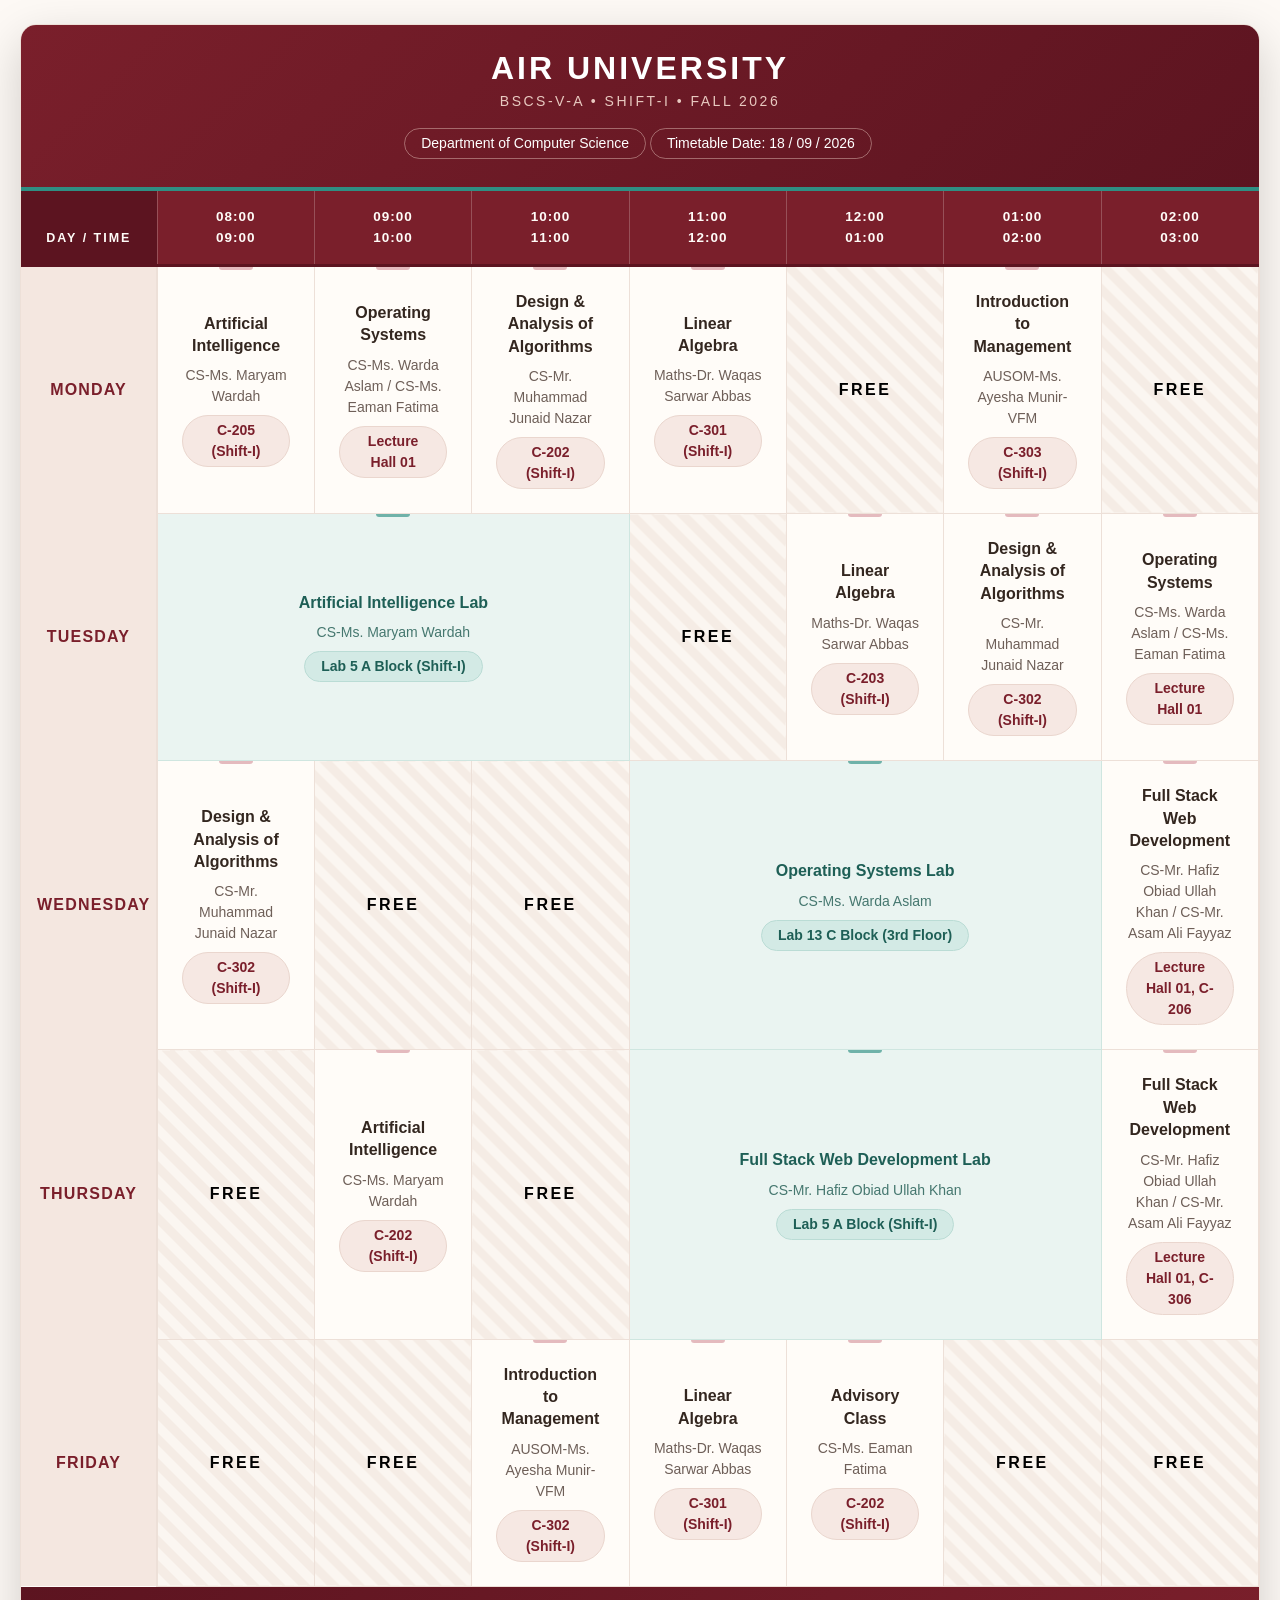
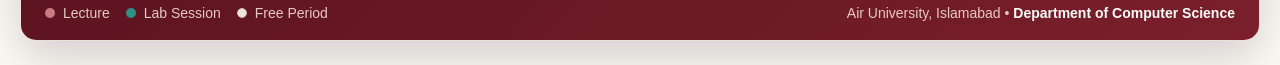
<file: LAB-3-Bootstrap/LAB-2-Bootstrap/TimeTable-Bootstrap/Air-University-TimeTable-Bootstrap.html>
<!DOCTYPE html>
<html lang="en">
<head>
<meta charset="UTF-8">
<meta name="viewport" content="width=device-width, initial-scale=1.0">
<link href="https://cdn.jsdelivr.net/npm/bootstrap@5.3.3/dist/css/bootstrap.min.css" rel="stylesheet" integrity="sha384-QWTKZyjpPEjISv5WaRU9OFeRpok6YctnYmDr5pNlyT2bRjXh0JMhjY6hW+ALEwIH" crossorigin="anonymous">
<title>Air University &mdash; Time Table | BSCS-V-A</title>
  <style>
    /* Bootstrap supplies the page layout, spacing, typography and table utilities.
       These small rules preserve the timetable's custom brand colors and interactions. */
    :root {
      --au-crimson: #7A1F2B;
      --au-crimson-dark: #5C1420;
      --au-cream: #FFFCF8;
      --au-page: #FDF9F5;
      --au-border: #EDE0D8;
      --au-teal: #2F8F83;
      --au-ink: #33261F;
    }

    body {
      background: var(--au-page);
      color: var(--au-ink);
      font-family: "Segoe UI", Arial, Helvetica, sans-serif;
    }

    .schedule-card {
      max-width: 1240px;
      background: var(--au-cream);
      border-color: var(--au-border) !important;
    }

    .schedule-header {
      background: linear-gradient(135deg, var(--au-crimson) 0%, var(--au-crimson-dark) 100%);
      border-bottom-color: var(--au-teal) !important;
    }

    .schedule-header h1 {
      letter-spacing: 3px;
    }

    .schedule-header .sub {
      color: #E8C9C0;
      letter-spacing: 2.5px;
    }

    .schedule-header .meta span {
      border-color: rgba(232, 201, 192, 0.45) !important;
    }

    .schedule-card > table {
      table-layout: fixed;
      min-width: 980px;
    }

    thead th {
      background: var(--au-crimson) !important;
      color: var(--au-cream) !important;
      font-size: 13.5px;
      font-weight: 600;
      letter-spacing: 1px;
      border-right: 1px solid rgba(255, 252, 248, 0.22) !important;
      border-bottom: 3px solid var(--au-crimson-dark) !important;
    }

    thead th:last-child { border-right: 0 !important; }

    thead th.corner {
      width: 11%;
      background: var(--au-crimson-dark) !important;
      font-size: 12.5px;
      letter-spacing: 2px;
    }

    .time-col {
      background: #F4E7E0 !important;
      border-right: 2px solid var(--au-border) !important;
    }

    .time-col .day-label {
      color: var(--au-crimson);
      letter-spacing: 1.2px;
    }

    .subject-cell,
    .lab-cell,
    .free-cell {
      min-height: 112px;
      position: relative;
      border-bottom: 1px solid var(--au-border) !important;
      border-right: 1px solid var(--au-border) !important;
      transition: background 0.25s ease, box-shadow 0.25s ease;
    }

    .subject-cell { background: var(--au-cream) !important; }
    .subject-cell:hover {
      background: #FBF1EC !important;
      box-shadow: 0 6px 18px rgba(122, 31, 43, 0.15);
    }

    .subject-cell::before,
    .lab-cell::before {
      content: "";
      position: absolute;
      top: 0;
      left: 50%;
      transform: translateX(-50%);
      width: 34px;
      height: 3px;
      border-radius: 0 0 4px 4px;
      transition: width 0.25s ease, background 0.25s ease, opacity 0.25s ease;
    }

    .subject-cell::before {
      background: #C97B85;
      opacity: 0.5;
    }

    .subject-cell:hover::before {
      width: 62%;
      background: var(--au-crimson);
      opacity: 1;
    }

    .subject-name {
      color: var(--au-ink);
      line-height: 1.4;
    }

    .subject-teacher {
      color: #6E5F58;
      line-height: 1.5;
    }

    .subject-room {
      color: var(--au-crimson);
      background: #F6E8E3;
      border: 1px solid #EAD6CE;
      transition: background 0.25s ease, color 0.25s ease;
    }

    .subject-cell:hover .subject-room {
      background: var(--au-crimson);
      color: var(--au-cream);
    }

    .lab-cell {
      background: #EAF4F1 !important;
      border-color: #CFE6E0 !important;
    }

    .lab-cell::before {
      background: var(--au-teal);
      opacity: 0.65;
    }

    .lab-cell:hover {
      background: #DCEEE9 !important;
      box-shadow: 0 6px 18px rgba(47, 143, 131, 0.20);
    }

    .lab-cell:hover::before { width: 62%; opacity: 1; }
    .lab-cell .subject-name { color: #1E5F56; }
    .lab-cell .subject-teacher { color: #45776F; }
    .lab-cell .subject-room {
      color: #1E5F56;
      background: #D3EAE5;
      border-color: #BADCD5;
    }
    .lab-cell:hover .subject-room {
      background: var(--au-teal);
      color: var(--au-cream);
    }

    .free-cell {
      background: repeating-linear-gradient(45deg, #FBF6F1, #FBF6F1 9px, #F5ECE5 9px, #F5ECE5 18px) !important;
      color: #A9968C;
      letter-spacing: 2.5px;
    }

    .schedule-footer {
      background: linear-gradient(135deg, var(--au-crimson-dark) 0%, var(--au-crimson) 100%);
      color: #E8C9C0;
    }

    .schedule-footer strong { color: var(--au-cream); }
    .dot { width: 10px; height: 10px; }
    .dot-1 { background: #C97B85; }
    .dot-2 { background: var(--au-teal); }
    .dot-3 {
      background: repeating-linear-gradient(45deg, #FBF6F1 3px, #F0E5DB 3px 6px);
      border: 1px solid #D9C7BC;
    }

    @media (max-width: 768px) {
      .schedule-header h1 { letter-spacing: 2px; }
      .schedule-header .meta span { display: block; width: fit-content; margin: 0.35rem auto; }
      .schedule-footer { text-align: center; }
      .schedule-footer > div { width: 100%; justify-content: center; }
    }
  </style>
</head>
<body class="d-flex justify-content-center align-items-start min-vh-100 py-4 px-3">

<div class="schedule-card w-100 mx-auto border rounded-4 shadow-lg overflow-auto">

  <!-- ============ HEADER ============ -->
  <div class="schedule-header text-center text-white p-4 border-bottom border-4">
    <h1 class="h2 mb-1 fw-bold text-uppercase">Air University</h1>
    <p class="sub mb-0 small text-uppercase">BSCS-V-A &bull; Shift-I &bull; Fall 2026</p>
    <p class="meta mt-3 mb-0 small"><span class="d-inline-block px-3 py-1 me-1 mb-1 border rounded-pill">Department of Computer Science</span><span class="d-inline-block px-3 py-1 me-1 mb-1 border rounded-pill">Timetable Date: 18 / 09 / 2026</span></p>
  </div>

  <!-- ============ TABLE ============ -->
  <table class="table table-borderless align-middle mb-0">

    <thead>
      <tr>
        <th class="corner text-uppercase text-center py-3 px-2">Day / Time</th>
        <th class="text-uppercase text-center py-3 px-2">08:00<br>09:00</th>
        <th class="text-uppercase text-center py-3 px-2">09:00<br>10:00</th>
        <th class="text-uppercase text-center py-3 px-2">10:00<br>11:00</th>
        <th class="text-uppercase text-center py-3 px-2">11:00<br>12:00</th>
        <th class="text-uppercase text-center py-3 px-2">12:00<br>01:00</th>
        <th class="text-uppercase text-center py-3 px-2">01:00<br>02:00</th>
        <th class="text-uppercase text-center py-3 px-2">02:00<br>03:00</th>
      </tr>
    </thead>

    <tbody>

      <!-- ================= MONDAY ================= -->
      <tr>
        <td class="time-col text-center align-middle px-3 py-4"><span class="day-label d-block fw-bold text-uppercase lh-sm">Monday</span></td>
        <td class="subject-cell text-center align-middle p-4">
          <span class="subject-name d-block mb-2 fw-bold">Artificial Intelligence</span>
          <span class="subject-teacher d-block mb-2 small fw-medium">CS-Ms. Maryam Wardah</span>
          <span class="subject-room d-inline-block px-3 py-1 rounded-pill small fw-semibold">C-205 (Shift-I)</span>
        </td>
        <td class="subject-cell text-center align-middle p-4">
          <span class="subject-name d-block mb-2 fw-bold">Operating Systems</span>
          <span class="subject-teacher d-block mb-2 small fw-medium">CS-Ms. Warda Aslam / CS-Ms. Eaman Fatima</span>
          <span class="subject-room d-inline-block px-3 py-1 rounded-pill small fw-semibold">Lecture Hall 01</span>
        </td>
        <td class="subject-cell text-center align-middle p-4">
          <span class="subject-name d-block mb-2 fw-bold">Design &amp; Analysis of Algorithms</span>
          <span class="subject-teacher d-block mb-2 small fw-medium">CS-Mr. Muhammad Junaid Nazar</span>
          <span class="subject-room d-inline-block px-3 py-1 rounded-pill small fw-semibold">C-202 (Shift-I)</span>
        </td>
        <td class="subject-cell text-center align-middle p-4">
          <span class="subject-name d-block mb-2 fw-bold">Linear Algebra</span>
          <span class="subject-teacher d-block mb-2 small fw-medium">Maths-Dr. Waqas Sarwar Abbas</span>
          <span class="subject-room d-inline-block px-3 py-1 rounded-pill small fw-semibold">C-301 (Shift-I)</span>
        </td>
        <td class="free-cell text-center align-middle p-4 fw-semibold text-uppercase">Free</td>
        <td class="subject-cell text-center align-middle p-4">
          <span class="subject-name d-block mb-2 fw-bold">Introduction to Management</span>
          <span class="subject-teacher d-block mb-2 small fw-medium">AUSOM-Ms. Ayesha Munir-VFM</span>
          <span class="subject-room d-inline-block px-3 py-1 rounded-pill small fw-semibold">C-303 (Shift-I)</span>
        </td>
        <td class="free-cell text-center align-middle p-4 fw-semibold text-uppercase">Free</td>
      </tr>

      <!-- ================= TUESDAY ================= -->
      <tr>
        <td class="time-col text-center align-middle px-3 py-4"><span class="day-label d-block fw-bold text-uppercase lh-sm">Tuesday</span></td>
        <td class="lab-cell text-center align-middle p-4" colspan="3">
          <span class="subject-name d-block mb-2 fw-bold">Artificial Intelligence Lab</span>
          <span class="subject-teacher d-block mb-2 small fw-medium">CS-Ms. Maryam Wardah</span>
          <span class="subject-room d-inline-block px-3 py-1 rounded-pill small fw-semibold">Lab 5 A Block (Shift-I)</span>
        </td>
        <td class="free-cell text-center align-middle p-4 fw-semibold text-uppercase">Free</td>
        <td class="subject-cell text-center align-middle p-4">
          <span class="subject-name d-block mb-2 fw-bold">Linear Algebra</span>
          <span class="subject-teacher d-block mb-2 small fw-medium">Maths-Dr. Waqas Sarwar Abbas</span>
          <span class="subject-room d-inline-block px-3 py-1 rounded-pill small fw-semibold">C-203 (Shift-I)</span>
        </td>
        <td class="subject-cell text-center align-middle p-4">
          <span class="subject-name d-block mb-2 fw-bold">Design &amp; Analysis of Algorithms</span>
          <span class="subject-teacher d-block mb-2 small fw-medium">CS-Mr. Muhammad Junaid Nazar</span>
          <span class="subject-room d-inline-block px-3 py-1 rounded-pill small fw-semibold">C-302 (Shift-I)</span>
        </td>
        <td class="subject-cell text-center align-middle p-4">
          <span class="subject-name d-block mb-2 fw-bold">Operating Systems</span>
          <span class="subject-teacher d-block mb-2 small fw-medium">CS-Ms. Warda Aslam / CS-Ms. Eaman Fatima</span>
          <span class="subject-room d-inline-block px-3 py-1 rounded-pill small fw-semibold">Lecture Hall 01</span>
        </td>
      </tr>

      <!-- ================= WEDNESDAY ================= -->
      <tr>
        <td class="time-col text-center align-middle px-3 py-4"><span class="day-label d-block fw-bold text-uppercase lh-sm">Wednesday</span></td>
        <td class="subject-cell text-center align-middle p-4">
          <span class="subject-name d-block mb-2 fw-bold">Design &amp; Analysis of Algorithms</span>
          <span class="subject-teacher d-block mb-2 small fw-medium">CS-Mr. Muhammad Junaid Nazar</span>
          <span class="subject-room d-inline-block px-3 py-1 rounded-pill small fw-semibold">C-302 (Shift-I)</span>
        </td>
        <td class="free-cell text-center align-middle p-4 fw-semibold text-uppercase">Free</td>
        <td class="free-cell text-center align-middle p-4 fw-semibold text-uppercase">Free</td>
        <td class="lab-cell text-center align-middle p-4" colspan="3">
          <span class="subject-name d-block mb-2 fw-bold">Operating Systems Lab</span>
          <span class="subject-teacher d-block mb-2 small fw-medium">CS-Ms. Warda Aslam</span>
          <span class="subject-room d-inline-block px-3 py-1 rounded-pill small fw-semibold">Lab 13 C Block (3rd Floor)</span>
        </td>
        <td class="subject-cell text-center align-middle p-4">
          <span class="subject-name d-block mb-2 fw-bold">Full Stack Web Development</span>
          <span class="subject-teacher d-block mb-2 small fw-medium">CS-Mr. Hafiz Obiad Ullah Khan / CS-Mr. Asam Ali Fayyaz</span>
          <span class="subject-room d-inline-block px-3 py-1 rounded-pill small fw-semibold">Lecture Hall 01, C-206</span>
        </td>
      </tr>

      <!-- ================= THURSDAY ================= -->
      <tr>
        <td class="time-col text-center align-middle px-3 py-4"><span class="day-label d-block fw-bold text-uppercase lh-sm">Thursday</span></td>
        <td class="free-cell text-center align-middle p-4 fw-semibold text-uppercase">Free</td>
        <td class="subject-cell text-center align-middle p-4">
          <span class="subject-name d-block mb-2 fw-bold">Artificial Intelligence</span>
          <span class="subject-teacher d-block mb-2 small fw-medium">CS-Ms. Maryam Wardah</span>
          <span class="subject-room d-inline-block px-3 py-1 rounded-pill small fw-semibold">C-202 (Shift-I)</span>
        </td>
        <td class="free-cell text-center align-middle p-4 fw-semibold text-uppercase">Free</td>
        <td class="lab-cell text-center align-middle p-4" colspan="3">
          <span class="subject-name d-block mb-2 fw-bold">Full Stack Web Development Lab</span>
          <span class="subject-teacher d-block mb-2 small fw-medium">CS-Mr. Hafiz Obiad Ullah Khan</span>
          <span class="subject-room d-inline-block px-3 py-1 rounded-pill small fw-semibold">Lab 5 A Block (Shift-I)</span>
        </td>
        <td class="subject-cell text-center align-middle p-4">
          <span class="subject-name d-block mb-2 fw-bold">Full Stack Web Development</span>
          <span class="subject-teacher d-block mb-2 small fw-medium">CS-Mr. Hafiz Obiad Ullah Khan / CS-Mr. Asam Ali Fayyaz</span>
          <span class="subject-room d-inline-block px-3 py-1 rounded-pill small fw-semibold">Lecture Hall 01, C-306</span>
        </td>
      </tr>

      <!-- ================= FRIDAY ================= -->
      <tr>
        <td class="time-col text-center align-middle px-3 py-4"><span class="day-label d-block fw-bold text-uppercase lh-sm">Friday</span></td>
        <td class="free-cell text-center align-middle p-4 fw-semibold text-uppercase">Free</td>
        <td class="free-cell text-center align-middle p-4 fw-semibold text-uppercase">Free</td>
        <td class="subject-cell text-center align-middle p-4">
          <span class="subject-name d-block mb-2 fw-bold">Introduction to Management</span>
          <span class="subject-teacher d-block mb-2 small fw-medium">AUSOM-Ms. Ayesha Munir-VFM</span>
          <span class="subject-room d-inline-block px-3 py-1 rounded-pill small fw-semibold">C-302 (Shift-I)</span>
        </td>
        <td class="subject-cell text-center align-middle p-4">
          <span class="subject-name d-block mb-2 fw-bold">Linear Algebra</span>
          <span class="subject-teacher d-block mb-2 small fw-medium">Maths-Dr. Waqas Sarwar Abbas</span>
          <span class="subject-room d-inline-block px-3 py-1 rounded-pill small fw-semibold">C-301 (Shift-I)</span>
        </td>
        <td class="subject-cell text-center align-middle p-4">
          <span class="subject-name d-block mb-2 fw-bold">Advisory Class</span>
          <span class="subject-teacher d-block mb-2 small fw-medium">CS-Ms. Eaman Fatima</span>
          <span class="subject-room d-inline-block px-3 py-1 rounded-pill small fw-semibold">C-202 (Shift-I)</span>
        </td>
        <td class="free-cell text-center align-middle p-4 fw-semibold text-uppercase">Free</td>
        <td class="free-cell text-center align-middle p-4 fw-semibold text-uppercase">Free</td>
      </tr>

    </tbody>
  </table>

  <!-- ============ FOOTER ============ -->
  <div class="schedule-footer d-flex justify-content-between align-items-center flex-wrap gap-2 px-4 py-3 small">
    <div class="legend d-flex align-items-center flex-wrap gap-3">
      <span class="d-inline-flex align-items-center gap-2"><i class="dot dot-1 rounded-circle"></i> Lecture</span>
      <span class="d-inline-flex align-items-center gap-2"><i class="dot dot-2 rounded-circle"></i> Lab Session</span>
      <span class="d-inline-flex align-items-center gap-2"><i class="dot dot-3 rounded-circle"></i> Free Period</span>
    </div>
    <div>Air University, Islamabad &bull; <strong>Department of Computer Science</strong></div>
  </div>

</div>

</body>
</html>
</file>
